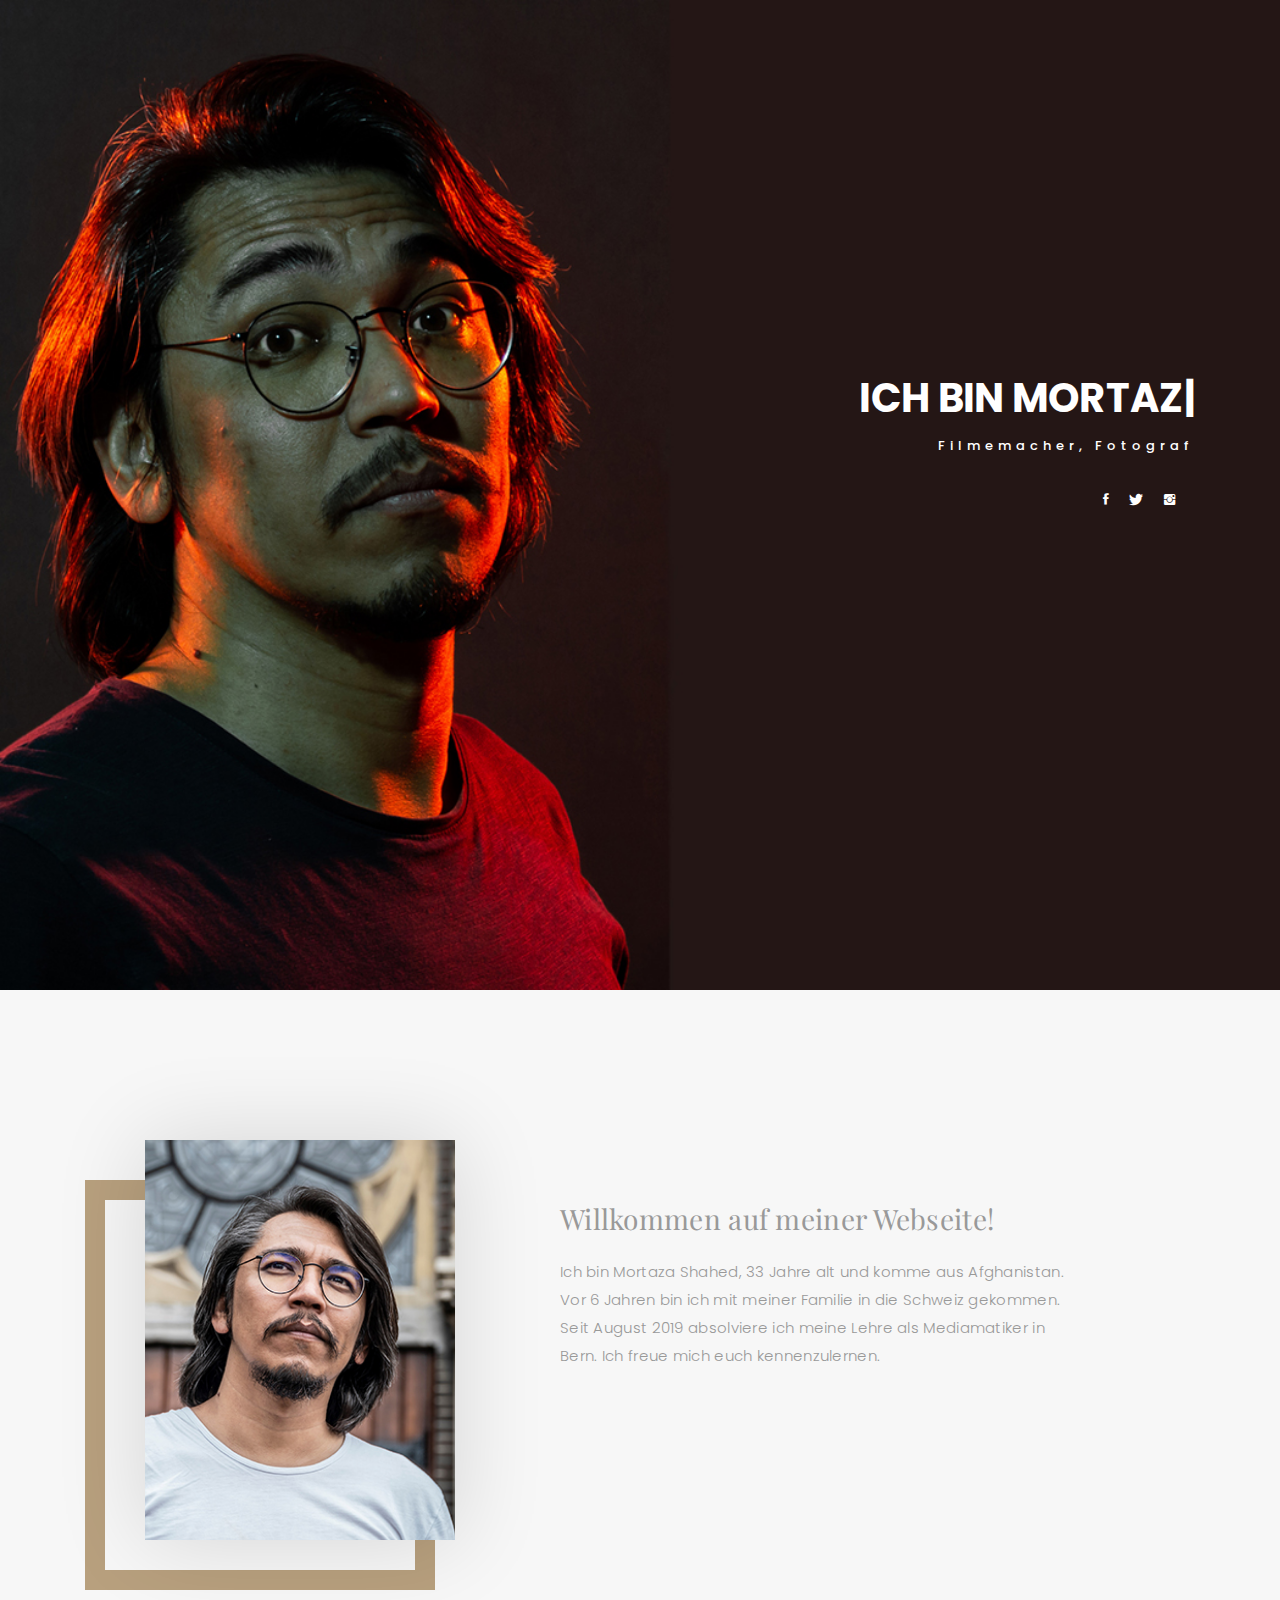
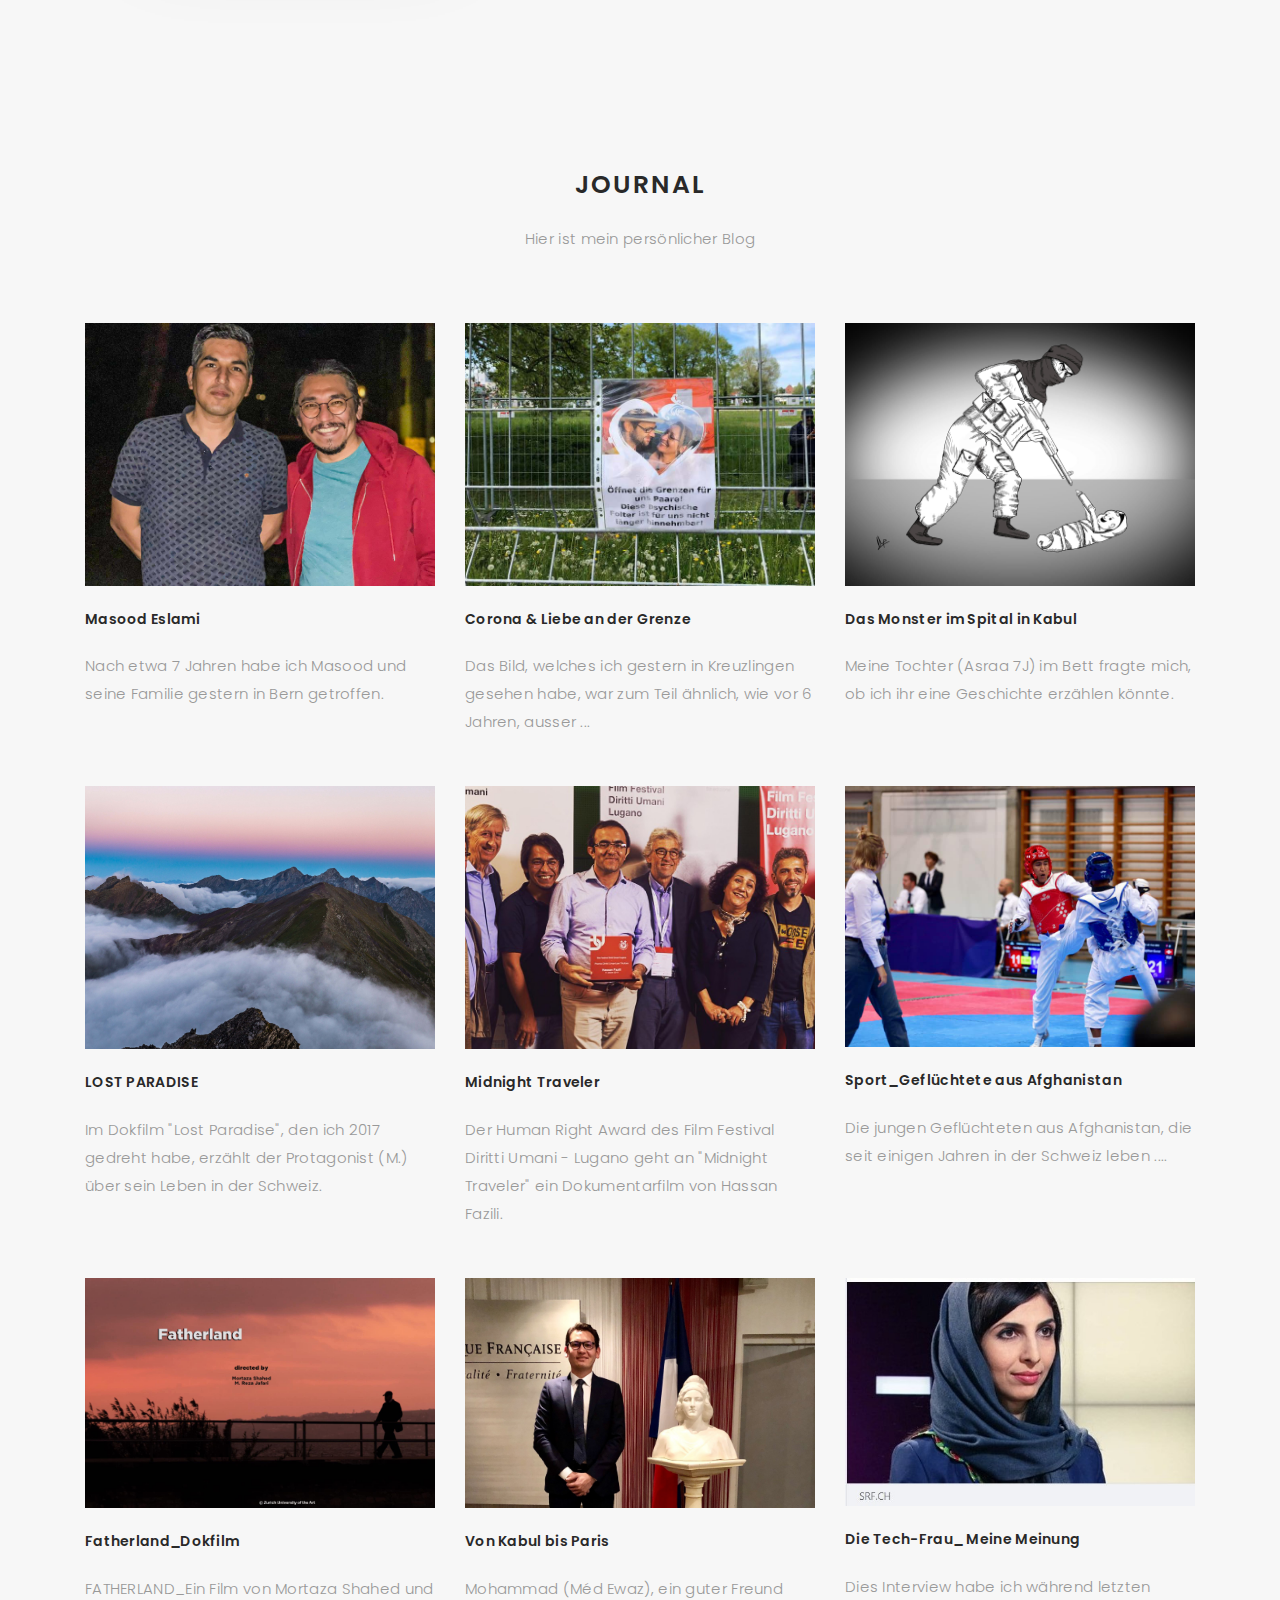
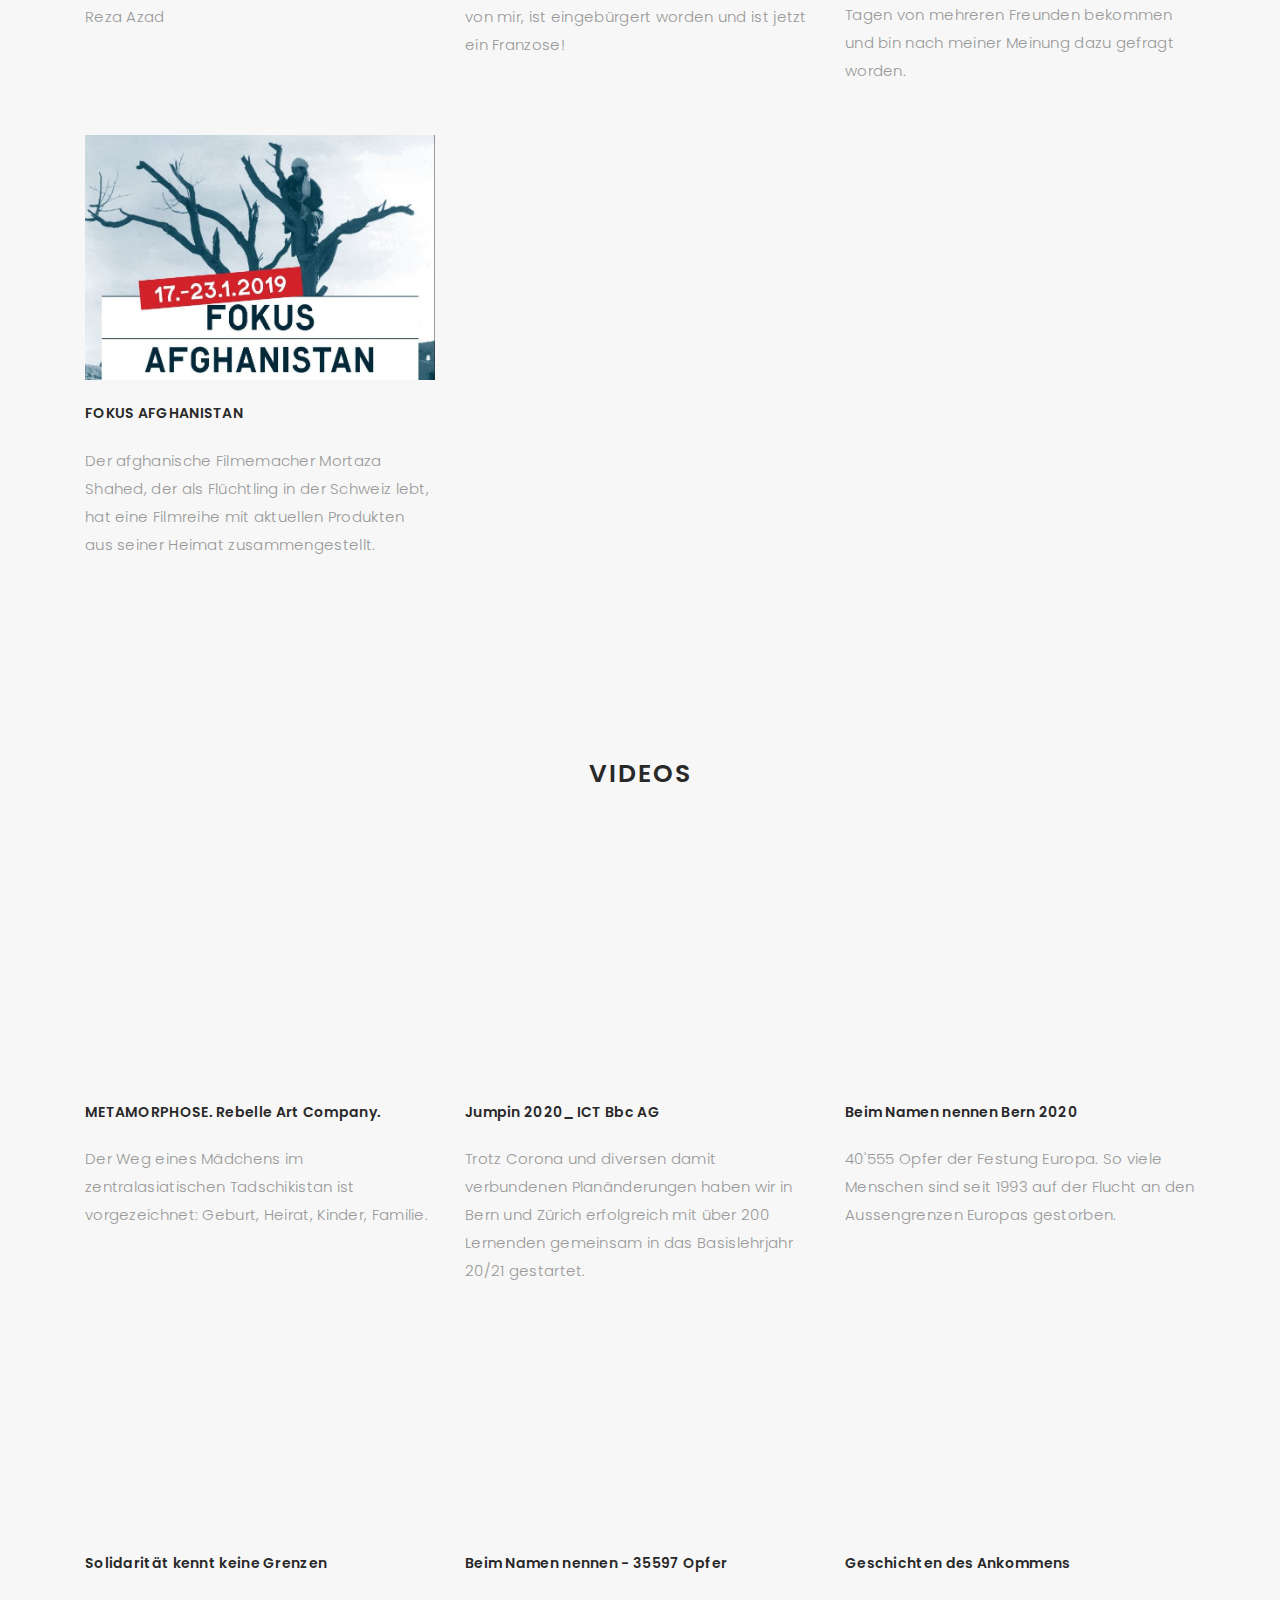
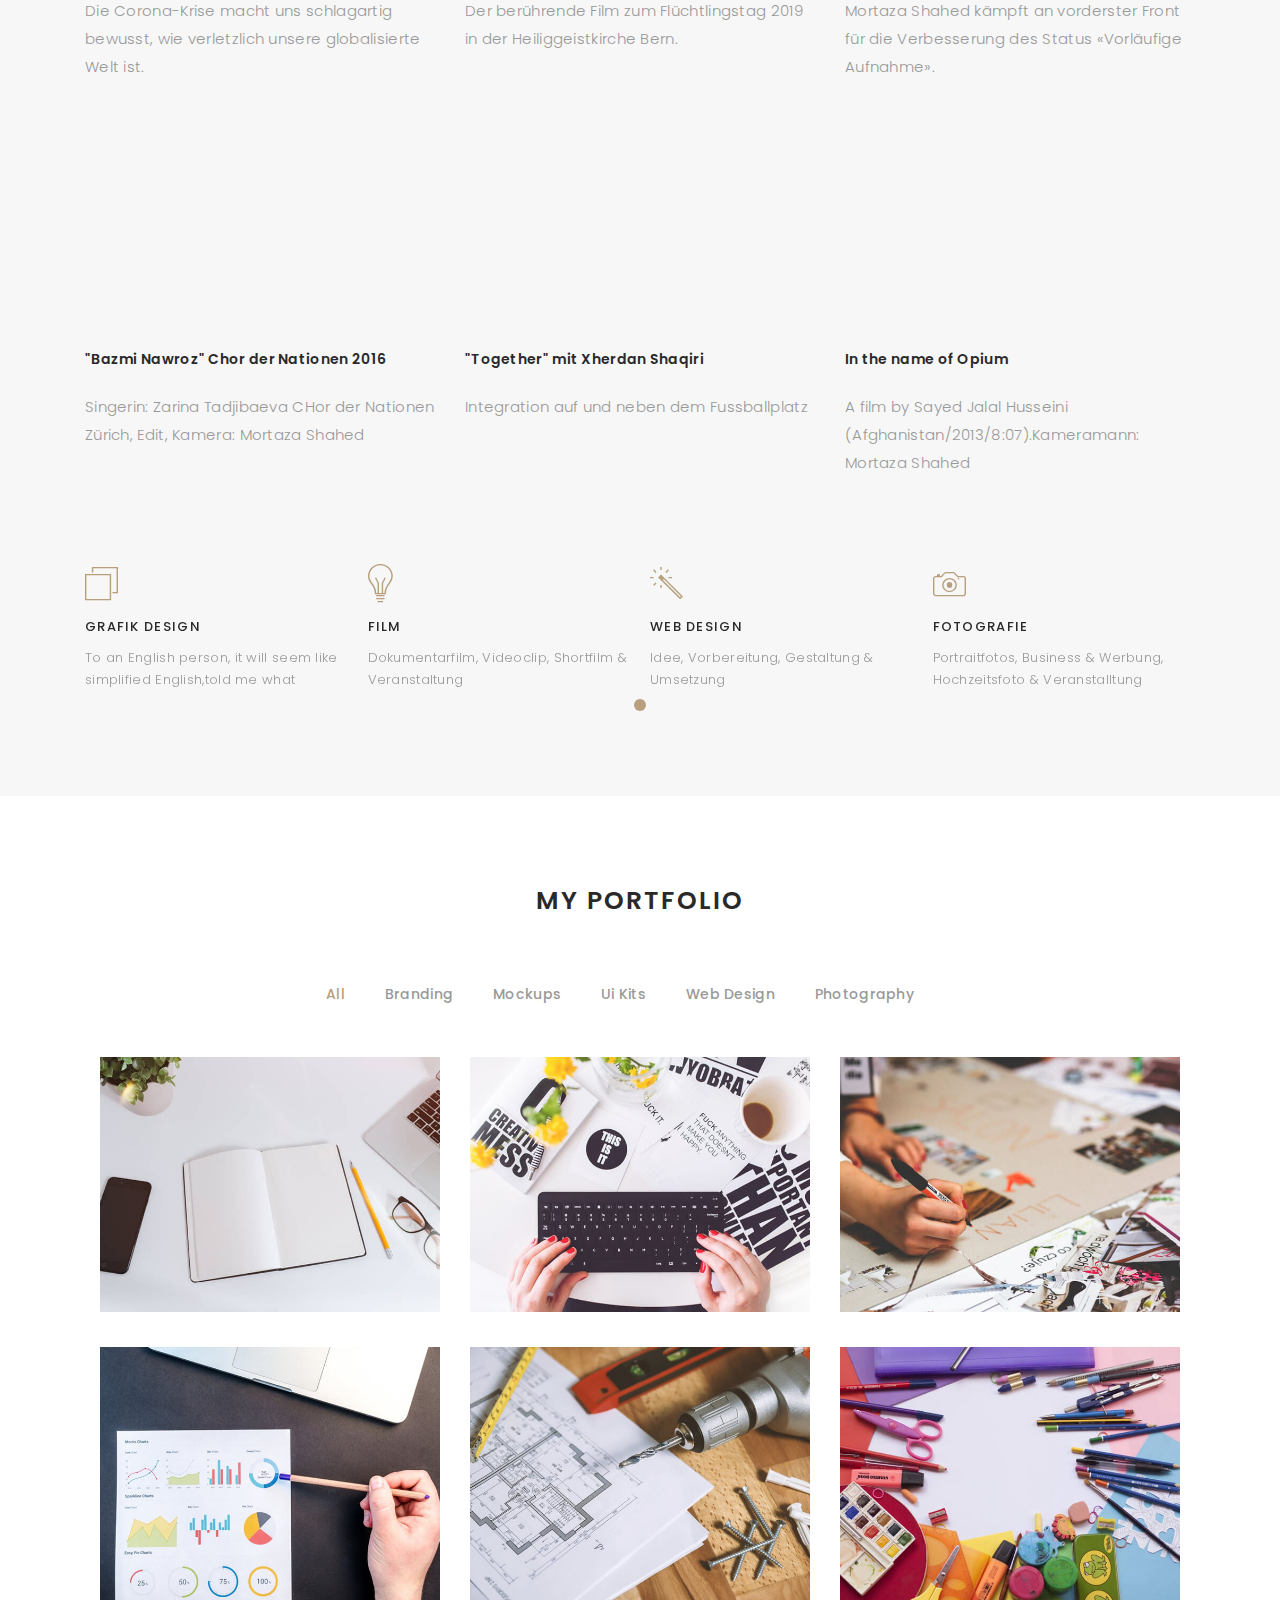
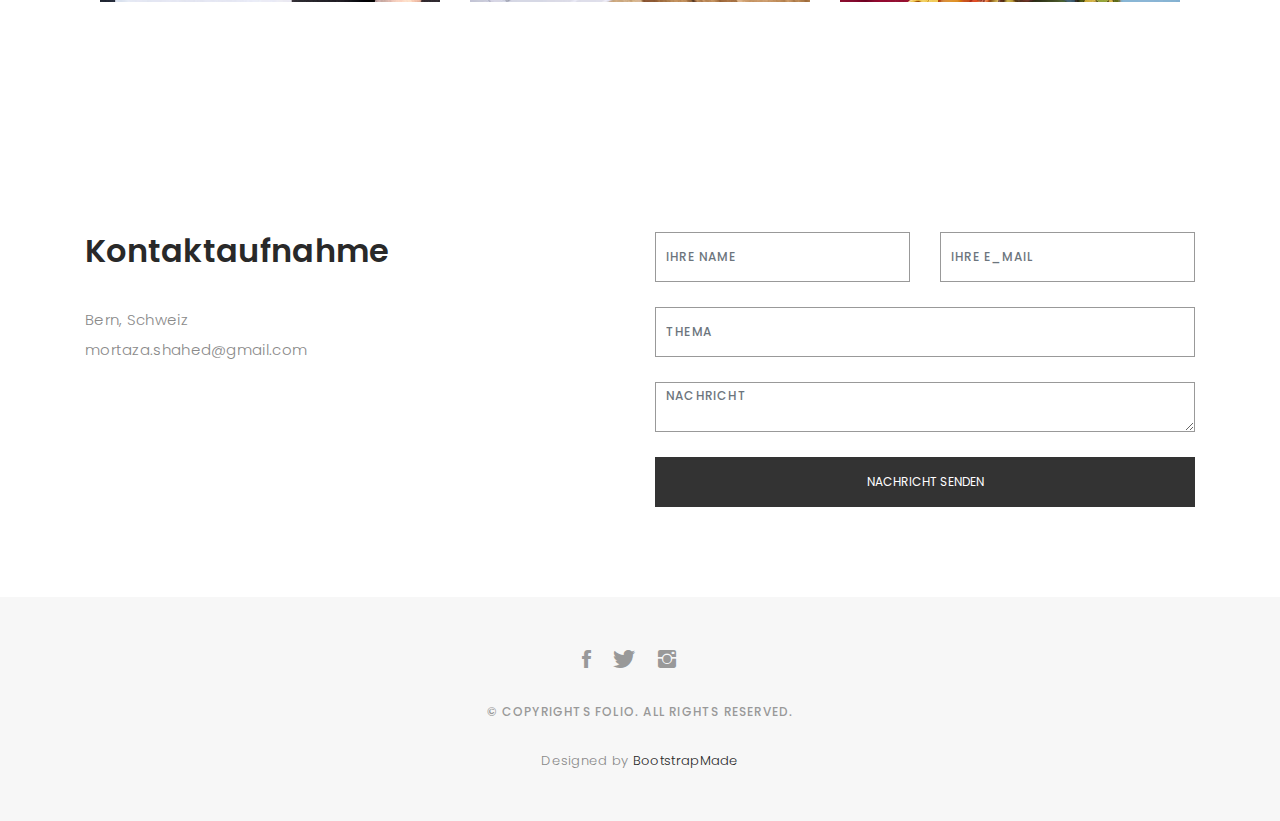
<file: index.html>
<!DOCTYPE html>
<html lang="en">

<head>
  <!-- meta -->
  <meta charset="utf-8">
  <meta content="width=device-width, initial-scale=1.0" name="viewport">

  <title>Mortaza Shahed</title>
  <meta content="" name="keywords">
  <meta content="" name="description">

  <!-- Google Fonts -->
  <link href="https://fonts.googleapis.com/css?family=Poppins:300,300i,400,400i,500,500i,600,600i,700,700i|Playfair+Display:400,400i,700,700i,900,900i" rel="stylesheet">

  <!-- Bootstrap CSS File -->
  <link href="lib/bootstrap/css/bootstrap.min.css" rel="stylesheet">

  <!-- Libraries CSS Files -->
  <link href="lib/ionicons/css/ionicons.min.css" rel="stylesheet">
  <link href="lib/owlcarousel/assets/owl.carousel.min.css" rel="stylesheet">
  <link href="lib/magnific-popup/magnific-popup.css" rel="stylesheet">
  <link href="lib/hover/hover.min.css" rel="stylesheet">
  

  <!-- Main Stylesheet File -->
  <link href="css/style.css" rel="stylesheet">

  <!-- Responsive css -->
  <link href="css/responsive.css" rel="stylesheet">

  <!-- Favicon -->
  <link rel="shortcut icon" href="images/favicon.png">

  <!-- =======================================================
    Theme Name: Folio
    Theme URL: https://bootstrapmade.com/folio-bootstrap-portfolio-template/
    Author: BootstrapMade.com
    Author URL: https://bootstrapmade.com
  ======================================================= -->
</head>

<body>

  <!-- start section navbar -->
  <nav id="main-nav">
    <div class="row">
      <div class="container">

        <div class="logo">
          <a href="index.html"><img src="images/Logo/sm.png" alt="logo"></a>
        </div>

        <div class="responsive"><i data-icon="m" class="ion-navicon-round"></i></div>

        <ul class="nav-menu list-unstyled">
          <li><a href="#header" class="smoothScroll">Home</a></li>
          <li><a href="#about" class="smoothScroll">Über mich</a></li>
          <li><a href="#portfolio" class="smoothScroll">Portfolio</a></li>
          <li><a href="#journal" class="smoothScroll">Blog</a></li>
          <li><a href="#video" class="smoothScroll">ٰVideo</a></li>
          <li><a href="#contact" class="smoothScroll">Kontakt</a></li>
        </ul>

      </div>
    </div>
  </nav>
  <!-- End section navbar -->


  <!-- start section header -->
  <div id="header" class="home">

    <div class="container">
      <div class="header-content">
        <h1>Ich bin <span class="typed"></span></h1>
        <p>Filmemacher, Fotograf</p>

        <ul class="list-unstyled list-social">
          <li><a href="https://www.facebook.com/mortaza.shahed"><i class="ion-social-facebook"></i></a></li>
          <li><a href="https://twitter.com/shahed1018"><i class="ion-social-twitter"></i></a></li>
          <li><a href="https://www.instagram.com/mortaza.shahed/"><i class="ion-social-instagram"></i></a></li>
          
        </ul>
      </div>
    </div>
  </div>
  <!-- End section header -->


  <!-- start section about us -->
  <div id="about" class="paddsection">
    <div class="container">
      <div class="row justify-content-between">

        <div class="col-lg-4 ">
          <div class="div-img-bg">
            <div class="about-img">
              <img src="images/Mori3_1.jpg" class="img-responsive" alt="me">
            </div>
          </div>
        </div>

        <div class="col-lg-7">
          <div class="about-descr">

            <p class="p-heading">Willkommen auf meiner Webseite! </p>
            <p class="separator">Ich bin Mortaza Shahed, 33 Jahre alt und komme aus Afghanistan. Vor 6 Jahren bin ich mit meiner Familie in die Schweiz gekommen. Seit August 2019 absolviere ich meine Lehre als Mediamatiker in Bern. Ich freue mich euch kennenzulernen.</p>

          </div>

        </div>
      </div>
    </div>
  </div>
  <!-- end section about us -->

   <!-- start section journal -->
   <div id="journal" class="text-left paddsection">

    <div class="container">
      <div class="section-title text-center">
        <h2>journal</h2>
        <p>Hier ist mein persönlicher Blog</p>
      </div>
    </div>

    <div class="container">
      <div class="journal-block">
        <div class="row">

          <div class="col-lg-4 col-md-6">
            <div class="journal-info">

              <a href="masoodeslami.html"><img src="images/masood.jpg" class="img-responsive" alt="img"></a>

              <div class="journal-txt">

                <h4><a href="masoodeslami.html">Masood Eslami</a></h4>
                <p class="separator">Nach etwa 7 Jahren habe ich Masood und seine Familie gestern in Bern getroffen.</p>

              </div>

            </div>
          </div>

          <div class="col-lg-4 col-md-6">
            <div class="journal-info">

              <a href="grenze.html"><img src="images/liebegrenze.jpg" class="img-responsive" alt="img"></a>

              <div class="journal-txt">

                <h4><a href="grenze.html">Corona & Liebe an der Grenze</a></h4>
                <p class="separator">Das Bild, welches ich gestern in Kreuzlingen gesehen habe, war zum Teil ähnlich, wie vor 6 Jahren, ausser ...
                </p>

              </div>

            </div>
          </div>

          <div class="col-lg-4 col-md-6">
            <div class="journal-info">

              <a href="monster.html"><img src="images/babyattack.jpg" class="img-responsive" alt="img"></a>

              <div class="journal-txt">

                <h4><a href="#monster.html">Das Monster im Spital in Kabul</a></h4>
                <p class="separator">Meine Tochter (Asraa 7J) im Bett fragte mich, ob ich ihr eine Geschichte erzählen könnte. 
                </p>

              </div>

            </div>
          </div>

          <div class="col-lg-4 col-md-6">
            <div class="journal-info">

              <a href="lostparadise.html"><img src="images/paradise1.jpg" class="img-responsive" alt="img"></a>

              <div class="journal-txt">

                <h4><a href="lostparadise.html">LOST PARADISE</a></h4>
                <p class="separator">Im Dokfilm "Lost Paradise", den ich 2017 gedreht habe, erzählt der Protagonist (M.) über sein Leben in der Schweiz.
                </p>

              </div>

            </div>
          </div>

          <div class="col-lg-4 col-md-6">
            <div class="journal-info">

              <a href="hasanfazili.html"><img src="images/fazeli1.jpg" class="img-responsive" alt="img"></a>

              <div class="journal-txt">

                <h4><a href="hasanfazili.html">Midnight Traveler</a></h4>
                <p class="separator">Der Human Right Award des Film Festival Diritti Umani - Lugano geht an "Midnight Traveler" ein Dokumentarfilm von Hassan Fazili. 
                </p>

              </div>

            </div>
          </div>

          <div class="col-lg-4 col-md-6">
            <div class="journal-info">

              <a href="taekwondo.html"><img src="images/taekwondo1.jpg" class="img-responsive" alt="img"></a>

              <div class="journal-txt">

                <h4><a href="taekwondo.html">Sport_Geflüchtete aus Afghanistan</a></h4>
                <p class="separator">Die jungen Geflüchteten aus Afghanistan, die seit einigen Jahren in der Schweiz leben .... 
                </p>

              </div>

            </div>
          </div>

          <div class="col-lg-4 col-md-6">
            <div class="journal-info">

              <a href="fatherland.html"><img src="images/fatherland.jpg" class="img-responsive" alt="img"></a>

              <div class="journal-txt">

                <h4><a href="taekwondo.html">Fatherland_Dokfilm</a></h4>
                <p class="separator">FATHERLAND_Ein Film von Mortaza Shahed und Reza Azad 
                </p>

              </div>

            </div>
          </div>

          <div class="col-lg-4 col-md-6">
            <div class="journal-info">

              <a href="medfr.html"><img src="images/med_fr1.jpg" class="img-responsive" alt="img"></a>

              <div class="journal-txt">

                <h4><a href="medfr.html">Von Kabul bis Paris</a></h4>
                <p class="separator">Mohammad (Méd Ewaz), ein guter Freund von mir, ist eingebürgert worden und ist jetzt ein Franzose! 
                </p>

              </div>

            </div>
          </div>

          <div class="col-lg-4 col-md-6">
            <div class="journal-info">

              <a href="srfnews.html"><img src="images/srfnews.jpg" class="img-responsive" alt="img"></a>

              <div class="journal-txt">

                <h4><a href="srfnews.html">Die Tech-Frau_ Meine Meinung</a></h4>
                <p class="separator">Dies Interview habe ich während letzten Tagen von mehreren Freunden bekommen und bin nach meiner Meinung dazu gefragt worden.  
                </p>

              </div>

            </div>
          </div>

          <div class="col-lg-4 col-md-6">
            <div class="journal-info">

              <a href="fokusafg.html"><img src="images/fokusafg1.jpg" class="img-responsive" alt="img"></a>

              <div class="journal-txt">

                <h4><a href="fokusafg.html">FOKUS AFGHANISTAN</a></h4>
                <p class="separator">Der afghanische Filmemacher Mortaza Shahed, der als Flüchtling in der Schweiz lebt, hat eine Filmreihe mit aktuellen Produkten aus seiner Heimat zusammengestellt.  
                </p>

              </div>

            </div>
          </div>

          

        </div>
      </div>
    </div>

  </div>
  <!-- End section journal -->

<!-- start section video -->
<div id="journal" class="text-left paddsection">

  <div class="container">
    <div class="section-title text-center" id="video">
      <h2>Videos</h2>
      <p></p>
    </div>
  </div>

  <div class="container">
    <div class="journal-block">
      <div class="row">

        <div class="col-lg-4 col-md-6">
          <div class="video-info">
            <iframe width="400" height="240" src="https://www.youtube.com/embed/tSbMSLjx5KI" title="YouTube video player" frameborder="0" allow="accelerometer; autoplay; clipboard-write; encrypted-media; gyroscope; picture-in-picture" allowfullscreen></iframe>
            <div class="video-txt">
              <h4><a href="https://youtu.be/tSbMSLjx5KI">METAMORPHOSE. Rebelle Art Company.</a></h4>
              <p class="separator">Der Weg eines Mädchens im zentralasiatischen Tadschikistan ist vorgezeichnet: Geburt, Heirat, Kinder, Familie. </p>
            </div>
          </div>
        </div>

        <div class="col-lg-4 col-md-6">
          <div class="video-info">
            <iframe width="400" height="240" src="https://www.youtube.com/embed/R-NpRuz_AJ8" title="YouTube video player" frameborder="0" allow="accelerometer; autoplay; clipboard-write; encrypted-media; gyroscope; picture-in-picture" allowfullscreen></iframe>

            <div class="video-txt">

              <h4><a href="taekwondo.html">Jumpin 2020_ ICT Bbc AG</a></h4>
              <p class="separator">Trotz Corona und diversen damit verbundenen Planänderungen haben wir in Bern und Zürich erfolgreich mit über 200 Lernenden gemeinsam in das Basislehrjahr 20/21 gestartet.

            </div>

          </div>
        </div>
        
        
        <div class="col-lg-4 col-md-6">
          <div class="video-info">
            <iframe height="240" width="400" src="https://www.youtube.com/embed/2fTSnYSfkxE" title="YouTube video player" frameborder="0" allow="accelerometer; autoplay; clipboard-write; encrypted-media; gyroscope; picture-in-picture" allowfullscreen></iframe>
            <div class="video-txt">
              <h4><a href="https://youtu.be/2fTSnYSfkxE">Beim Namen nennen Bern 2020</a></h4>
              <p class="separator">40'555 Opfer der Festung Europa. So viele Menschen sind seit 1993 auf der Flucht an den Aussengrenzen Europas gestorben.</p>
            </div>
          </div>
        </div>

        <div class="col-lg-4 col-md-6">
          <div class="video-info">
            <iframe height="240" width="400" src="https://www.youtube.com/embed/69D0vy3Jwq0" title="YouTube video player" frameborder="0" allow="accelerometer; autoplay; clipboard-write; encrypted-media; gyroscope; picture-in-picture" allowfullscreen></iframe>
            <div class="video-txt">
              <h4><a href="grenze.html">Solidarität kennt keine Grenzen</a></h4>
              <p class="separator">Die Corona-Krise macht uns schlagartig bewusst, wie verletzlich unsere globalisierte Welt ist.
              </p>
            </div>
          </div>
        </div>

        <div class="col-lg-4 col-md-6">
          <div class="video-info">
            <iframe height="240" width="400" src="https://www.youtube.com/embed/ixC83_4jOg4" title="YouTube video player" frameborder="0" allow="accelerometer; autoplay; clipboard-write; encrypted-media; gyroscope; picture-in-picture" allowfullscreen></iframe>
            <div class="video-txt">
              <h4><a href="#monster.html">Beim Namen nennen - 35597 Opfer </a></h4>
              <p class="separator">Der berührende Film zum Flüchtlingstag 2019 in der Heiliggeistkirche Bern. 
              </p>

            </div>

          </div>
        </div>

        <div class="col-lg-4 col-md-6">
          <div class="video-info">
            <iframe height="240" width="400" src="https://www.facebook.com/plugins/video.php?height=314&href=https%3A%2F%2Fwww.facebook.com%2Ffluechtlingshilfe%2Fvideos%2F10155192643042030%2F&show_text=false&width=560" width="560" height="314" style="border:none;overflow:hidden" scrolling="no" frameborder="0" allowfullscreen="true" allow="autoplay; clipboard-write; encrypted-media; picture-in-picture; web-share" allowFullScreen="true"></iframe>
            <div class="video-txt">
              <h4><a href="lostparadise.html">Geschichten des Ankommens</a></h4>
              <p class="separator">Mortaza Shahed kämpft an vorderster Front für die Verbesserung des Status «Vorläufige Aufnahme».
              </p>
            </div>

          </div>
        </div>

        <div class="col-lg-4 col-md-6">
          <div class="video-info">

            <iframe width="400" height="240" src="https://www.youtube.com/embed/88s5Hoem_iE" title="YouTube video player" frameborder="0" allow="accelerometer; autoplay; clipboard-write; encrypted-media; gyroscope; picture-in-picture" allowfullscreen></iframe>
            <div class="video-txt">
              <h4><a href="hasanfazili.html">"Bazmi Nawroz" Chor der Nationen 2016</a></h4>
              <p class="separator"> Singerin: Zarina Tadjibaeva CHor der Nationen Zürich, Edit, Kamera: Mortaza Shahed
              </p>
            </div>

          </div>
        </div>

        

        <div class="col-lg-4 col-md-6">
          <div class="video-info">

            <iframe width="400" height="240" src="https://www.youtube.com/embed/nSFA67HmtI4" title="YouTube video player" frameborder="0" allow="accelerometer; autoplay; clipboard-write; encrypted-media; gyroscope; picture-in-picture" allowfullscreen></iframe>
            <div class="video-txt">

              <h4><a href="https://youtu.be/nSFA67HmtI4" target="_blank">"Together" mit Xherdan Shaqiri</a></h4>
              <p class="separator">Integration auf und neben dem Fussballplatz 
              </p>

            </div>

          </div>
        </div>

        <div class="col-lg-4 col-md-6">
          <div class="video-info">

            <iframe width="400" height="240" src="https://www.youtube.com/embed/3ahy9SLEZQ4" title="YouTube video player" frameborder="0" allow="accelerometer; autoplay; clipboard-write; encrypted-media; gyroscope; picture-in-picture" allowfullscreen></iframe>
            <div class="video-txt">

              <h4><a href="https://youtu.be/3ahy9SLEZQ4" target="_blank">In the name of Opium</a></h4>
              <p class="separator">A film by Sayed Jalal Husseini (Afghanistan/2013/8:07).Kameramann: Mortaza Shahed 
              </p>

            </div>

          </div>
        </div>

        
    

        

      </div>
    </div>
  </div>

</div>
<!-- End section Video -->


  <!-- start section services -->
  <div id="services">
    <div class="container">

        <div class="services-carousel owl-theme">

          <div class="services-block">

            <i class="ion-ios-browsers-outline"></i>
            <span>Grafik Design</span>
            <p class="separator">To an English person, it will seem like simplified English,told me what </p>

          </div>

          <div class="services-block">

            <i class="ion-ios-lightbulb-outline"></i>
            <span>Film</span>
            <p class="separator">Dokumentarfilm, Videoclip, Shortfilm & Veranstaltung</p>

          </div>

          <div class="services-block">

            <i class="ion-ios-color-wand-outline"></i>
            <span>WEB DESIGN</span>
            <p class="separator">Idee, Vorbereitung, Gestaltung & Umsetzung </p>

          </div>


          <div class="services-block">

            <i class="ion-ios-camera-outline"></i>
            <span>Fotografie</span>
            <p class="separator">Portraitfotos, Business & Werbung, Hochzeitsfoto & Veranstalltung </p>

          </div>

        </div>

    </div>

  </div>
  <!-- end section services -->

 


  <!-- start section portfolio -->
  <div id="portfolio" class="text-center paddsection">

    <div class="container">
      <div class="section-title text-center">
        <h2>My Portfolio</h2>
      </div>
    </div>

    <div class="container">
      <div class="row">
        <div class="col-md-12">

          <div class="portfolio-list">

            <ul class="nav list-unstyled" id="portfolio-flters">
              <li class="filter filter-active" data-filter=".all">all</li>
              <li class="filter" data-filter=".branding">branding</li>
              <li class="filter" data-filter=".mockups">mockups</li>
              <li class="filter" data-filter=".uikits">ui kits</li>
              <li class="filter" data-filter=".webdesign">web design</li>
              <li class="filter" data-filter=".photography">photography</li>
            </ul>

          </div>

          <div class="portfolio-container">

            <div class="col-lg-4 col-md-6 portfolio-thumbnail all branding uikits webdesign">
              <a class="popup-img" href="images/portfolio/1.jpg">
                <img src="images/portfolio/1.jpg" alt="img">
              </a>
            </div>

            <div class="col-lg-4 col-md-6 portfolio-thumbnail all mockups uikits photography">
              <a class="popup-img" href="images/portfolio/2.jpg">
                <img src="images/portfolio/2.jpg"  alt="img">
              </a>
            </div>

            <div class="col-lg-4 col-md-6 portfolio-thumbnail all branding webdesig photographyn">
              <a class="popup-img" href="images/portfolio/3.jpg">
                <img src="images/portfolio/3.jpg" alt="img">
              </a>
            </div>

            <div class="col-lg-4 col-md-6 portfolio-thumbnail all mockups webdesign photography">
              <a class="popup-img" href="images/portfolio/4.jpg">
                <img src="images/portfolio/4.jpg" alt="img">
              </a>
            </div>

            <div class="col-lg-4 col-md-6 portfolio-thumbnail all branding uikits photography">
              <a class="popup-img" href="images/portfolio/5.jpg">
                <img src="images/portfolio/5.jpg" alt="img">
              </a>
            </div>

            <div class="col-lg-4 col-md-6 portfolio-thumbnail all mockups uikits webdesign">
              <a class="popup-img" href="images/portfolio/6.jpg">
                <img src="images/portfolio/6.jpg" alt="img">
              </a>
            </div>

          </div>
        </div>
      </div>
    </div>

  </div>
  <!-- End section portfolio -->


  

  <!-- start sectoion contact -->
  <div id="contact" class="paddsection">
    <div class="container">
      <div class="contact-block1">
        <div class="row">

          <div class="col-lg-6">
            <div class="contact-contact">

              <h2 class="mb-30">Kontaktaufnahme</h2>

              <ul class="contact-details">
                <li><span></span></li>
                <li><span>Bern, Schweiz</span></li>
            
                <li><span>mortaza.shahed@gmail.com</span></li>
              </ul>

            </div>
          </div>

          <div class="col-lg-6">
            <form action="MAILTO:mortaza.shahed@gmail.com" method="post" role="form" class="contactForm">
              <div class="row">

                <div id="sendmessage">Ihre Nachricht wurde gesendet. Danke!</div>
                <div id="errormessage"></div>

                <div class="col-lg-6">
                  <div class="form-group contact-block1">
                    <input type="text" name="name" class="form-control" id="name" placeholder="Ihre Name" data-rule="minlen:4" data-msg="Please enter at least 4 chars" />
                    <div class="validation"></div>
                  </div>
                </div>

                <div class="col-lg-6">
                  <div class="form-group">
                    <input type="email" class="form-control" name="email" id="email" placeholder="Ihre E_mail" data-rule="email" data-msg="Please enter a valid email" />
                    <div class="validation"></div>
                  </div>
                </div>

                <div class="col-lg-12">
                  <div class="form-group">
                    <input type="text" class="form-control" name="Thema" id="Thema" placeholder="Thema" data-rule="minlen:4" data-msg="Please enter at least 8 chars of subject" />
                    <div class="validation"></div>
                  </div>
                </div>

                <div class="col-lg-12">
                  <div class="form-group">
                    <textarea class="form-control" name="Nachricht" rows="12" data-rule="required" data-msg="Please write something for us" placeholder="Nachricht"></textarea>
                    <div class="validation"></div>
                  </div>
                </div>

                <div class="col-lg-12">
                  <input type="submit" class="btn btn-defeault btn-send" value="Nachricht senden">
                </div>



              </div>
            </form>
          </div>
        </div>
      </div>
    </div>
  </div>
  <!-- start sectoion contact -->


  <!-- start section footer -->
  <div id="footer" class="text-center">
    <div class="container">
      <div class="socials-media text-center">

        <ul class="list-unstyled">
          <li><a href="https://www.facebook.com/mortaza.shahed" target="_blank"><i class="ion-social-facebook" _blank></i></a></li>
          <li><a href="https://twitter.com/shahed1018" target="_blank"><i class="ion-social-twitter"></i></a></li>
          <li><a href="https://www.instagram.com/mortaza.shahed/" target="_blank" ><i class="ion-social-instagram"></i></a></li>
          <li><a href="#"><i class="www.linkedin.com/in/mortazashahed"></i></a></li>
        </ul>

      </div>

      <p>&copy; Copyrights Folio. All rights reserved.</p>

      <div class="credits">
        <!--
          All the links in the footer should remain intact.
          You can delete the links only if you purchased the pro version.
          Licensing information: https://bootstrapmade.com/license/
          Purchase the pro version with working PHP/AJAX contact form: https://bootstrapmade.com/buy/?theme=Folio
        -->
        Designed by <a href="https://bootstrapmade.com/">BootstrapMade</a>
      </div>

    </div>
  </div>
  <!-- End section footer -->

  <!-- JavaScript Libraries -->
  <script src="lib/jquery/jquery.min.js"></script>
  <script src="lib/jquery/jquery-migrate.min.js"></script>
  <script src="lib/bootstrap/js/bootstrap.bundle.min.js"></script>
  <script src="lib/typed/typed.js"></script>
  <script src="lib/owlcarousel/owl.carousel.min.js"></script>
  <script src="lib/magnific-popup/magnific-popup.min.js"></script>
  <script src="lib/isotope/isotope.pkgd.min.js"></script>

  <!-- Contact Form JavaScript File -->
  <script src="contactform/contactform.js"></script>

  <!-- Template Main Javascript File -->
  <script src="js/main.js"></script>

</body>

</html>
</file>
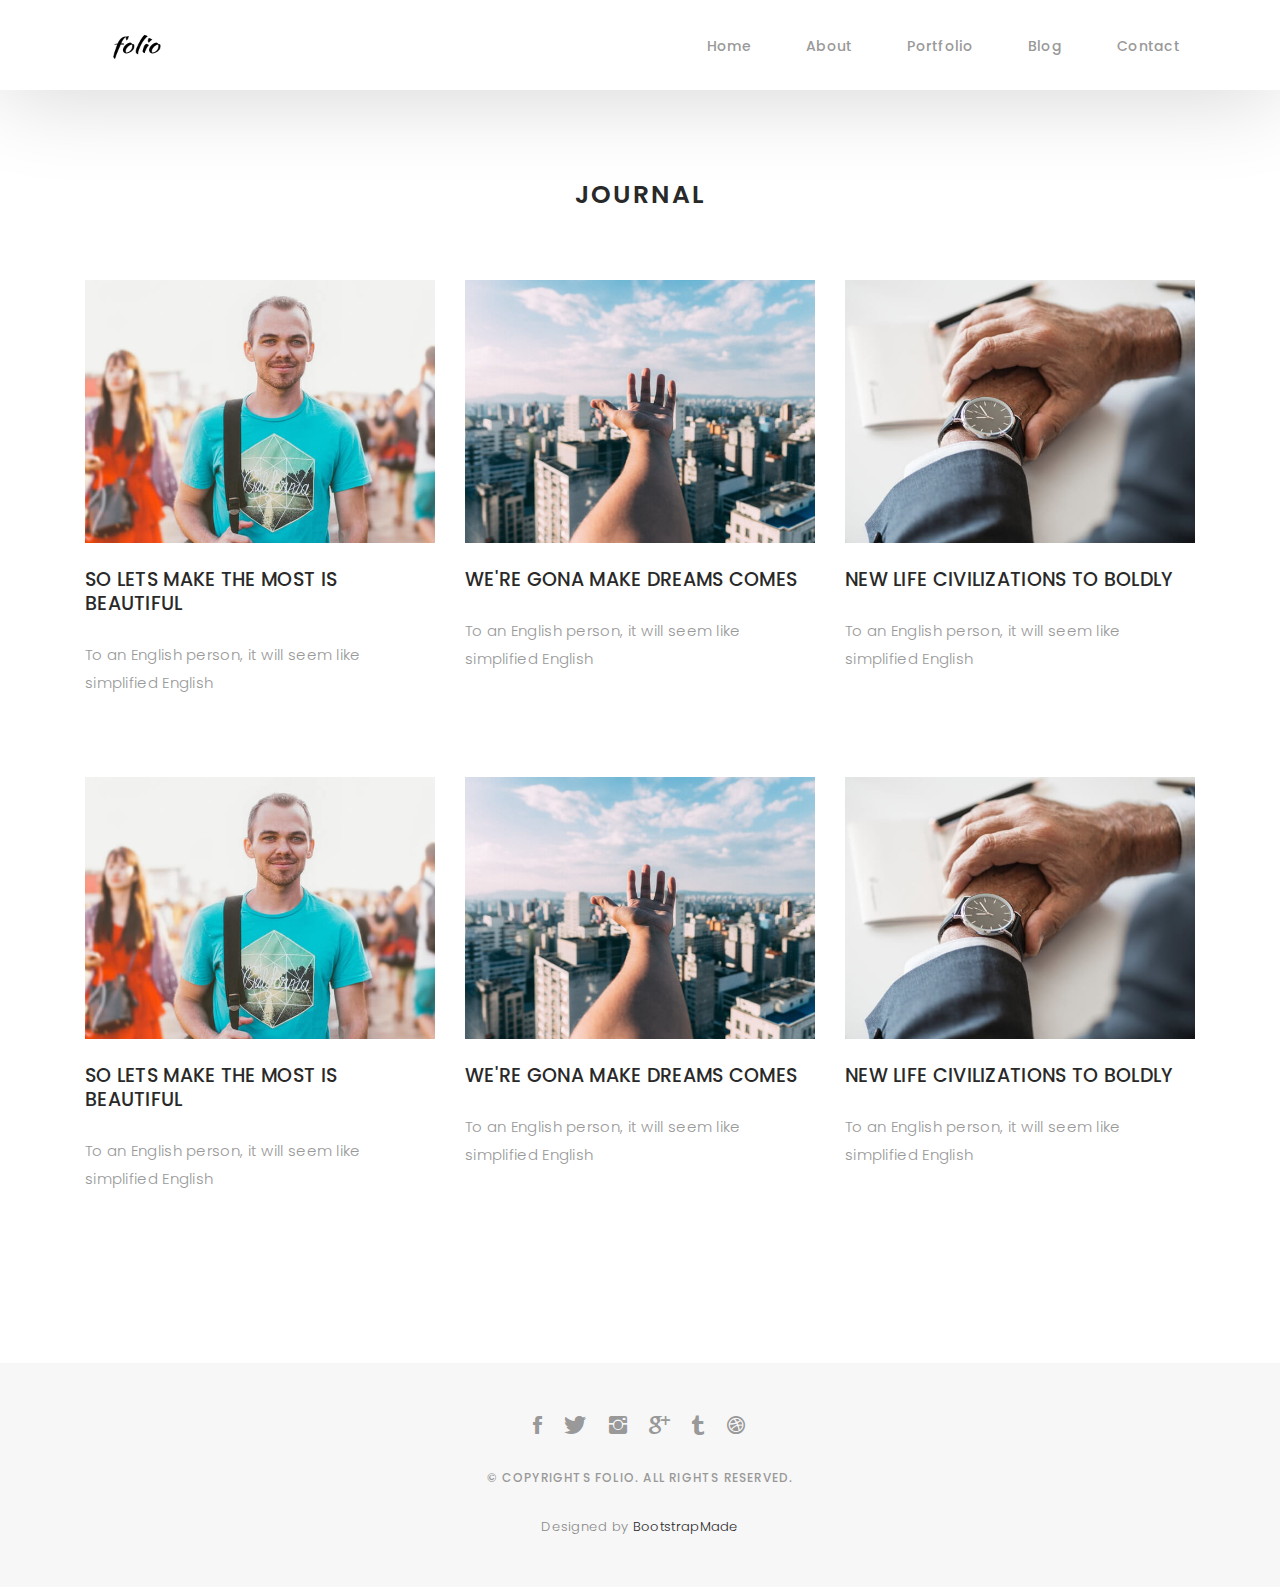
<file: blog-grid.html>
<!DOCTYPE html>
<html lang="en">

<head>
  <!-- meta -->
  <meta charset="utf-8">
  <meta content="width=device-width, initial-scale=1.0" name="viewport">

  <title>Folio - Blog Grid</title>
  <meta content="" name="keywords">
  <meta content="" name="description">

  <!-- Google Fonts -->
  <link href="https://fonts.googleapis.com/css?family=Poppins:300,300i,400,400i,500,500i,600,600i,700,700i|Playfair+Display:400,400i,700,700i,900,900i" rel="stylesheet">

  <!-- Bootstrap CSS File -->
  <link href="lib/bootstrap/css/bootstrap.min.css" rel="stylesheet">

  <!-- Libraries CSS Files -->
  <link href="lib/ionicons/css/ionicons.min.css" rel="stylesheet">
  <link href="lib/owlcarousel/assets/owl.carousel.min.css" rel="stylesheet">
  <link href="lib/magnific-popup/magnific-popup.css" rel="stylesheet">
  <link href="lib/hover/hover.min.css" rel="stylesheet">

  <!-- Blog Stylesheet File -->
  <link href="css/blog.css" rel="stylesheet">

  <!-- Main Stylesheet File -->
  <link href="css/style.css" rel="stylesheet">

  <!-- Responsive css -->
  <link href="css/responsive.css" rel="stylesheet">

  <!-- Favicon -->
  <link rel="shortcut icon" href="images/favicon.png">

  <!-- =======================================================
    Theme Name: Folio
    Theme URL: https://bootstrapmade.com/folio-bootstrap-portfolio-template/
    Author: BootstrapMade.com
    Author URL: https://bootstrapmade.com
  ======================================================= -->
</head>

<body>

  <!-- start section navbar -->
  <nav id="main-nav-subpage" class="subpage-nav">
    <div class="row">
      <div class="container">

        <div class="logo">
          <a href="index.html"><img src="images/logo.png" alt="logo"></a>
        </div>

        <div class="responsive"><i data-icon="m" class="ion-navicon-round"></i></div>

        <ul class="nav-menu list-unstyled">
          <li><a href="#homee" class="smoothScroll">Home</a></li>
          <li><a href="#about" class="smoothScroll">About</a></li>
          <li><a href="#portfolio" class="smoothScroll">Portfolio</a></li>
          <li><a href="#blog" class="smoothScroll">Blog</a></li>
          <li><a href="#contact" class="smoothScroll">Contact</a></li>
        </ul>

      </div>
    </div>
  </nav>
  <!-- End section navbar -->

  <!-- start section journal -->
  <div id="journal-blog" class="text-left  paddsections">

    <div class="container">
      <div class="section-title text-center">
        <h2>journal</h2>
      </div>
    </div>

    <div class="container">
      <div class="journal-block">
        <div class="row">

          <div class="col-lg-4 col-md-6">
            <div class="journal-info mb-30">

              <a href="blog-single.html"><img src="images/blog-post-1.jpg" class="img-responsive" alt="img"></a>

              <div class="journal-txt">

                <h4><a href="blog-single.html">SO LETS MAKE THE MOST IS BEAUTIFUL</a></h4>
                <p class="separator">To an English person, it will seem like simplified English
                </p>

              </div>

            </div>
          </div>

          <div class="col-lg-4 col-md-6">
            <div class="journal-info mb-30">

              <a href="blog-single.html"><img src="images/blog-post-2.jpg" class="img-responsive" alt="img"></a>

              <div class="journal-txt">

                <h4><a href="blog-single.html">WE'RE GONA MAKE DREAMS COMES</a></h4>
                <p class="separator">To an English person, it will seem like simplified English
                </p>

              </div>

            </div>
          </div>

          <div class="col-lg-4 col-md-6">
            <div class="journal-info mb-30">

              <a href="blog-single.html"><img src="images/blog-post-3.jpg" class="img-responsive" alt="img"></a>

              <div class="journal-txt">

                <h4><a href="blog-single.html">NEW LIFE CIVILIZATIONS TO BOLDLY</a></h4>
                <p class="separator">To an English person, it will seem like simplified English
                </p>

              </div>

            </div>
          </div>

          <div class="col-lg-4 col-md-6">
            <div class="journal-info mb-30">

              <a href="blog-single.html"><img src="images/blog-post-1.jpg" class="img-responsive" alt="img"></a>

              <div class="journal-txt">

                <h4><a href="blog-single.html">SO LETS MAKE THE MOST IS BEAUTIFUL</a></h4>
                <p class="separator">To an English person, it will seem like simplified English
                </p>

              </div>

            </div>
          </div>

          <div class="col-lg-4 col-md-6">
            <div class="journal-info mb-30">

              <a href="blog-single.html"><img src="images/blog-post-2.jpg" class="img-responsive" alt="img"></a>

              <div class="journal-txt">

                <h4><a href="blog-single.html">WE'RE GONA MAKE DREAMS COMES</a></h4>
                <p class="separator">To an English person, it will seem like simplified English
                </p>

              </div>

            </div>
          </div>

          <div class="col-lg-4 col-md-6">
            <div class="journal-info mb-30">

              <a href="blog-single.html"><img src="images/blog-post-3.jpg" class="img-responsive" alt="img"></a>

              <div class="journal-txt">

                <h4><a href="blog-single.html">NEW LIFE CIVILIZATIONS TO BOLDLY</a></h4>
                <p class="separator">To an English person, it will seem like simplified English
                </p>

              </div>

            </div>
          </div>

        </div>
      </div>
    </div>
  </div>
  <!-- End section journal -->


  <!-- start section footer -->
  <div id="footer" class="text-center">
    <div class="container">
      <div class="socials-media text-center">

        <ul class="list-unstyled">
          <li><a href="#"><i class="ion-social-facebook"></i></a></li>
          <li><a href="#"><i class="ion-social-twitter"></i></a></li>
          <li><a href="#"><i class="ion-social-instagram"></i></a></li>
          <li><a href="#"><i class="ion-social-googleplus"></i></a></li>
          <li><a href="#"><i class="ion-social-tumblr"></i></a></li>
          <li><a href="#"><i class="ion-social-dribbble"></i></a></li>
        </ul>

      </div>

      <p>&copy; Copyrights Folio. All rights reserved.</p>

      <div class="credits">
        <!--
          All the links in the footer should remain intact.
          You can delete the links only if you purchased the pro version.
          Licensing information: https://bootstrapmade.com/license/
          Purchase the pro version with working PHP/AJAX contact form: https://bootstrapmade.com/buy/?theme=Folio
        -->
        Designed by <a href="https://bootstrapmade.com/">BootstrapMade</a>
      </div>

    </div>
  </div>
  <!-- End section footer -->

  <!-- JavaScript Libraries -->
  <script src="lib/jquery/jquery.min.js"></script>
  <script src="lib/jquery/jquery-migrate.min.js"></script>
  <script src="lib/bootstrap/js/bootstrap.bundle.min.js"></script>
  <script src="lib/typed/typed.js"></script>
  <script src="lib/owlcarousel/owl.carousel.min.js"></script>
  <script src="lib/magnific-popup/magnific-popup.min.js"></script>
  <script src="lib/isotope/isotope.pkgd.min.js"></script>

  <!-- Contact Form JavaScript File -->
  <script src="contactform/contactform.js"></script>

  <!-- Template Main Javascript File -->
  <script src="js/main.js"></script>

</body>

</html>
</file>
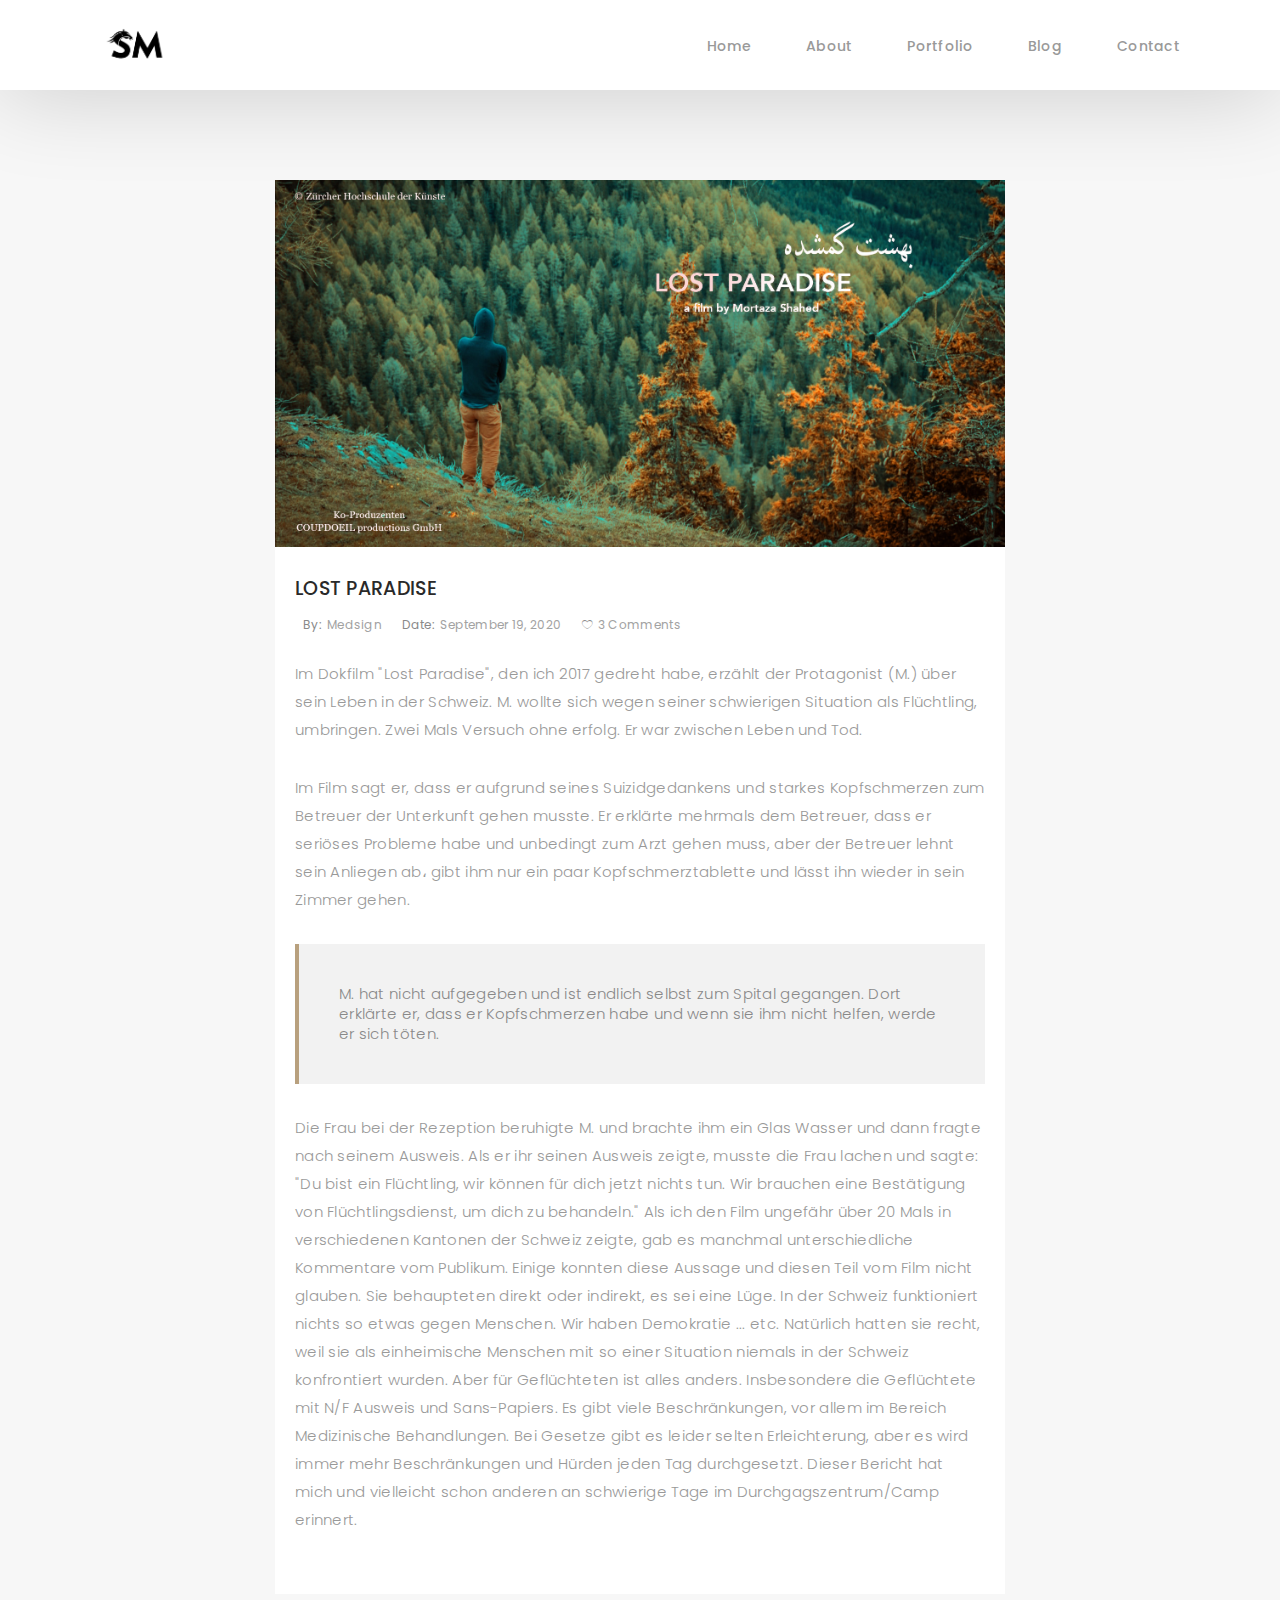
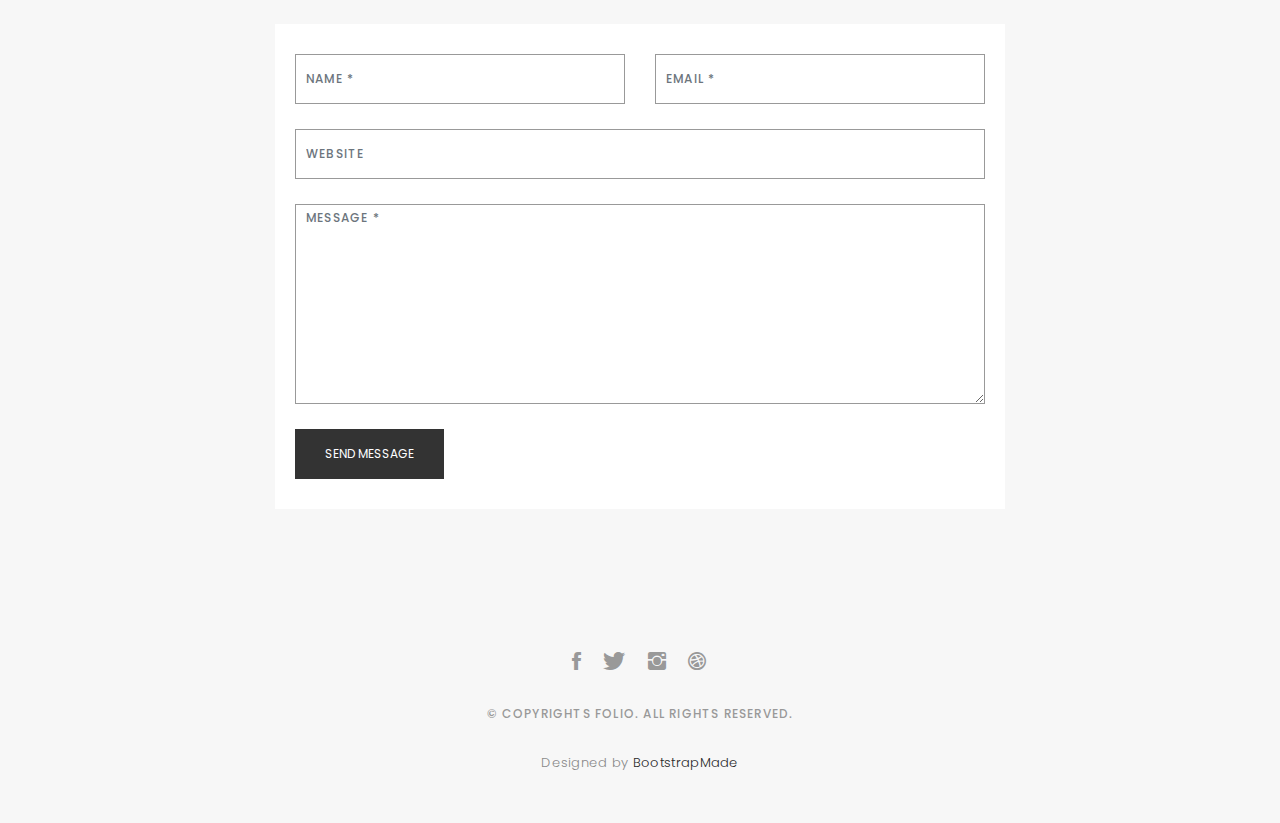
<file: blog-single.html>
<!DOCTYPE html>
<html lang="en">

<head>
  <!-- meta -->
  <meta charset="utf-8">
  <meta content="width=device-width, initial-scale=1.0" name="viewport">

  <title>Folio - Blog Singlee</title>
  <meta content="" name="keywords">
  <meta content="" name="description">

  <!-- Google Fonts -->
  <link href="https://fonts.googleapis.com/css?family=Poppins:300,300i,400,400i,500,500i,600,600i,700,700i|Playfair+Display:400,400i,700,700i,900,900i" rel="stylesheet">

  <!-- Bootstrap CSS File -->
  <link href="lib/bootstrap/css/bootstrap.min.css" rel="stylesheet">

  <!-- Libraries CSS Files -->
  <link href="lib/ionicons/css/ionicons.min.css" rel="stylesheet">
  <link href="lib/owlcarousel/assets/owl.carousel.min.css" rel="stylesheet">
  <link href="lib/magnific-popup/magnific-popup.css" rel="stylesheet">
  <link href="lib/hover/hover.min.css" rel="stylesheet">

  <!-- Blog Stylesheet File -->
  <link href="css/blog.css" rel="stylesheet">

  <!-- Main Stylesheet File -->
  <link href="css/style.css" rel="stylesheet">

  <!-- Responsive css -->
  <link href="css/responsive.css" rel="stylesheet">

  <!-- Favicon -->
  <link rel="shortcut icon" href="images/favicon.png">

  <!-- =======================================================
    Theme Name: Folio
    Theme URL: https://bootstrapmade.com/folio-bootstrap-portfolio-template/
    Author: BootstrapMade.com
    Author URL: https://bootstrapmade.com
  ======================================================= -->
</head>

<body>

  <!-- start section navbar -->
  <nav id="main-nav-subpage" class="subpage-nav">
    <div class="row">
      <div class="container">

        <div class="logo">
          <a href="index.html"><img src="images/Logo/sm.png" alt="logo"></a>
        </div>

        <div class="responsive"><i data-icon="m" class="ion-navicon-round"></i></div>

        <ul class="nav-menu list-unstyled">
          <li><a href="index.html" class="smoothScroll">Home</a></li>
          <li><a href="#about" class="smoothScroll">About</a></li>
          <li><a href="#portfolio" class="smoothScroll">Portfolio</a></li>
          <li><a href="#blog" class="smoothScroll">Blog</a></li>
          <li><a href="#contact" class="smoothScroll">Contact</a></li>
        </ul>
      </div>
    </div>
  </nav>
  <!-- End section navbar -->
  <!-- start section main content -->
  <div class="main-content paddsection">
    <div class="container">
      <div class="row justify-content-center">
        <div class="col-md-8 col-md-offset-2">
          <div class="row">
            <div class="container-main single-main">
              <div class="col-md-12">
                <div class="block-main mb-30">
                  <img src="images/lostparadise.jpg" class="img-responsive" alt="reviews2">
                  <div class="content-main single-post padDiv">
                    <div class="journal-txt">
                      <h4><a href="#">LOST PARADISE</a></h4>
                    </div>
                    <div class="post-meta">
                      <ul class="list-unstyled mb-0">
                        <li class="author">by:<a href="#">medsign</a></li>
                        <li class="date">date:<a href="#">September 19, 2020</a></li>
                        <li class="commont"><i class="ion-ios-heart-outline"></i><a href="#">3 Comments</a></li>
                      </ul>
                    </div>
                    <p class="mb-30">Im Dokfilm "Lost Paradise", den ich 2017 gedreht habe, erzählt der Protagonist (M.) über sein Leben in der Schweiz. M. wollte sich wegen seiner schwierigen Situation als Flüchtling, umbringen. Zwei Mals Versuch ohne erfolg. Er war zwischen Leben und Tod. </p>
                    <p class="mb-30">Im Film sagt er, dass er aufgrund seines Suizidgedankens und starkes Kopfschmerzen zum Betreuer der Unterkunft gehen musste. Er erklärte mehrmals dem Betreuer, dass er seriöses Probleme habe und unbedingt zum Arzt gehen muss, aber der Betreuer lehnt sein Anliegen ab، gibt ihm nur ein paar Kopfschmerztablette und lässt ihn wieder in sein Zimmer gehen.</p>
                    <blockquote>M. hat nicht aufgegeben und ist endlich selbst zum Spital gegangen. Dort erklärte er, dass er Kopfschmerzen habe und wenn sie ihm nicht helfen, werde er sich töten. </blockquote>
                    <p class="mb-30">Die Frau bei der Rezeption beruhigte M. und brachte ihm ein Glas Wasser und dann fragte nach seinem Ausweis. Als er ihr seinen Ausweis zeigte, musste die Frau lachen und sagte: "Du bist ein Flüchtling, wir können für dich jetzt nichts tun. Wir brauchen eine Bestätigung von Flüchtlingsdienst, um dich zu behandeln."
                      Als ich den Film ungefähr über 20 Mals in verschiedenen Kantonen der Schweiz zeigte, gab es manchmal unterschiedliche Kommentare vom Publikum. Einige konnten diese Aussage und diesen Teil vom Film nicht glauben. Sie behaupteten direkt oder indirekt, es sei eine Lüge. In der Schweiz funktioniert nichts so etwas gegen Menschen. Wir haben Demokratie ... etc.
                      Natürlich hatten sie recht, weil sie als einheimische Menschen mit so einer Situation niemals in der Schweiz konfrontiert wurden. Aber für Geflüchteten ist alles anders. Insbesondere die Geflüchtete mit N/F Ausweis und Sans-Papiers. Es gibt viele Beschränkungen, vor allem im Bereich Medizinische Behandlungen.
                      Bei Gesetze gibt es leider selten Erleichterung, aber es wird immer mehr Beschränkungen und Hürden jeden Tag durchgesetzt.
                      Dieser Bericht hat mich und vielleicht schon anderen an schwierige Tage im Durchgagszentrum/Camp erinnert. </p>
                  </div>
                </div>
              </div>
              
              <div class="col-lg-12">
                <div class="cmt padDiv">
                  <form id="comment-form" method="post" action="" role="form">
                    <div class="row">
                        <div class="col-lg-6">
                          <div class="form-group">
                            <input id="form_name" type="text" name="name" class="form-control" placeholder="Name *" required="required">
                          </div>
                        </div>
                        <div class="col-lg-6">
                          <div class="form-group">
                            <input id="form_email" type="email" name="email" class="form-control" placeholder="email *" required="required">
                          </div>
                        </div>
                        <div class="col-md-12">
                          <div class="form-group">
                            <input id="form_name" type="text" name="website" class="form-control" placeholder="Website">
                          </div>
                        </div>
                        <div class="col-lg-12">
                          <div class="form-group">
                            <textarea id="form_message" name="message" class="form-control" placeholder="Message *" style="height: 200px;" required="required"></textarea>
                          </div>
                        </div>
                        <div class="col-lg-12">
                          <input type="submit" class="btn btn-defeault btn-send" value="Send message">
                        </div>
                    </div>
                  </form>
                </div>
              </div>
            </div>
          </div>
        </div>
      </div>
    </div>
  </div>
  <!--  </div> -->
  <!-- start section main content -->

  <!-- start section footer -->
  <div id="footer" class="text-center">
    <div class="container">
      <div class="socials-media text-center">

        <ul class="list-unstyled">
          <li><a href="https://www.facebook.com/mortaza.shahed" target="_blank"><i class="ion-social-facebook"></i></a></li>
          <li><a href="https://twitter.com/shahed1018" target="_blank"><i class="ion-social-twitter"></i></a></li>
          <li><a href="https://www.instagram.com/mortaza.shahed/" target="_blank" ><i class="ion-social-instagram"></i></a></li>
          <li><a href="#"><i class="ion-social-dribbble"></i></a></li>
        </ul>

      </div>

      <p>&copy; Copyrights Folio. All rights reserved.</p>

      <div class="credits">
        <!--
          All the links in the footer should remain intact.
          You can delete the links only if you purchased the pro version.
          Licensing information: https://bootstrapmade.com/license/
          Purchase the pro version with working PHP/AJAX contact form: https://bootstrapmade.com/buy/?theme=Folio
        -->
        Designed by <a href="https://bootstrapmade.com/">BootstrapMade</a>
      </div>

    </div>
  </div>
  <!-- End section footer -->

  <!-- JavaScript Libraries -->
  <script src="lib/jquery/jquery.min.js"></script>
  <script src="lib/jquery/jquery-migrate.min.js"></script>
  <script src="lib/bootstrap/js/bootstrap.bundle.min.js"></script>
  <script src="lib/typed/typed.js"></script>
  <script src="lib/owlcarousel/owl.carousel.min.js"></script>
  <script src="lib/magnific-popup/magnific-popup.min.js"></script>
  <script src="lib/isotope/isotope.pkgd.min.js"></script>

  <!-- Contact Form JavaScript File -->
  <script src="contactform/contactform.js"></script>

  <!-- Template Main Javascript File -->
  <script src="js/main.js"></script>

</body>

</html>
</file>
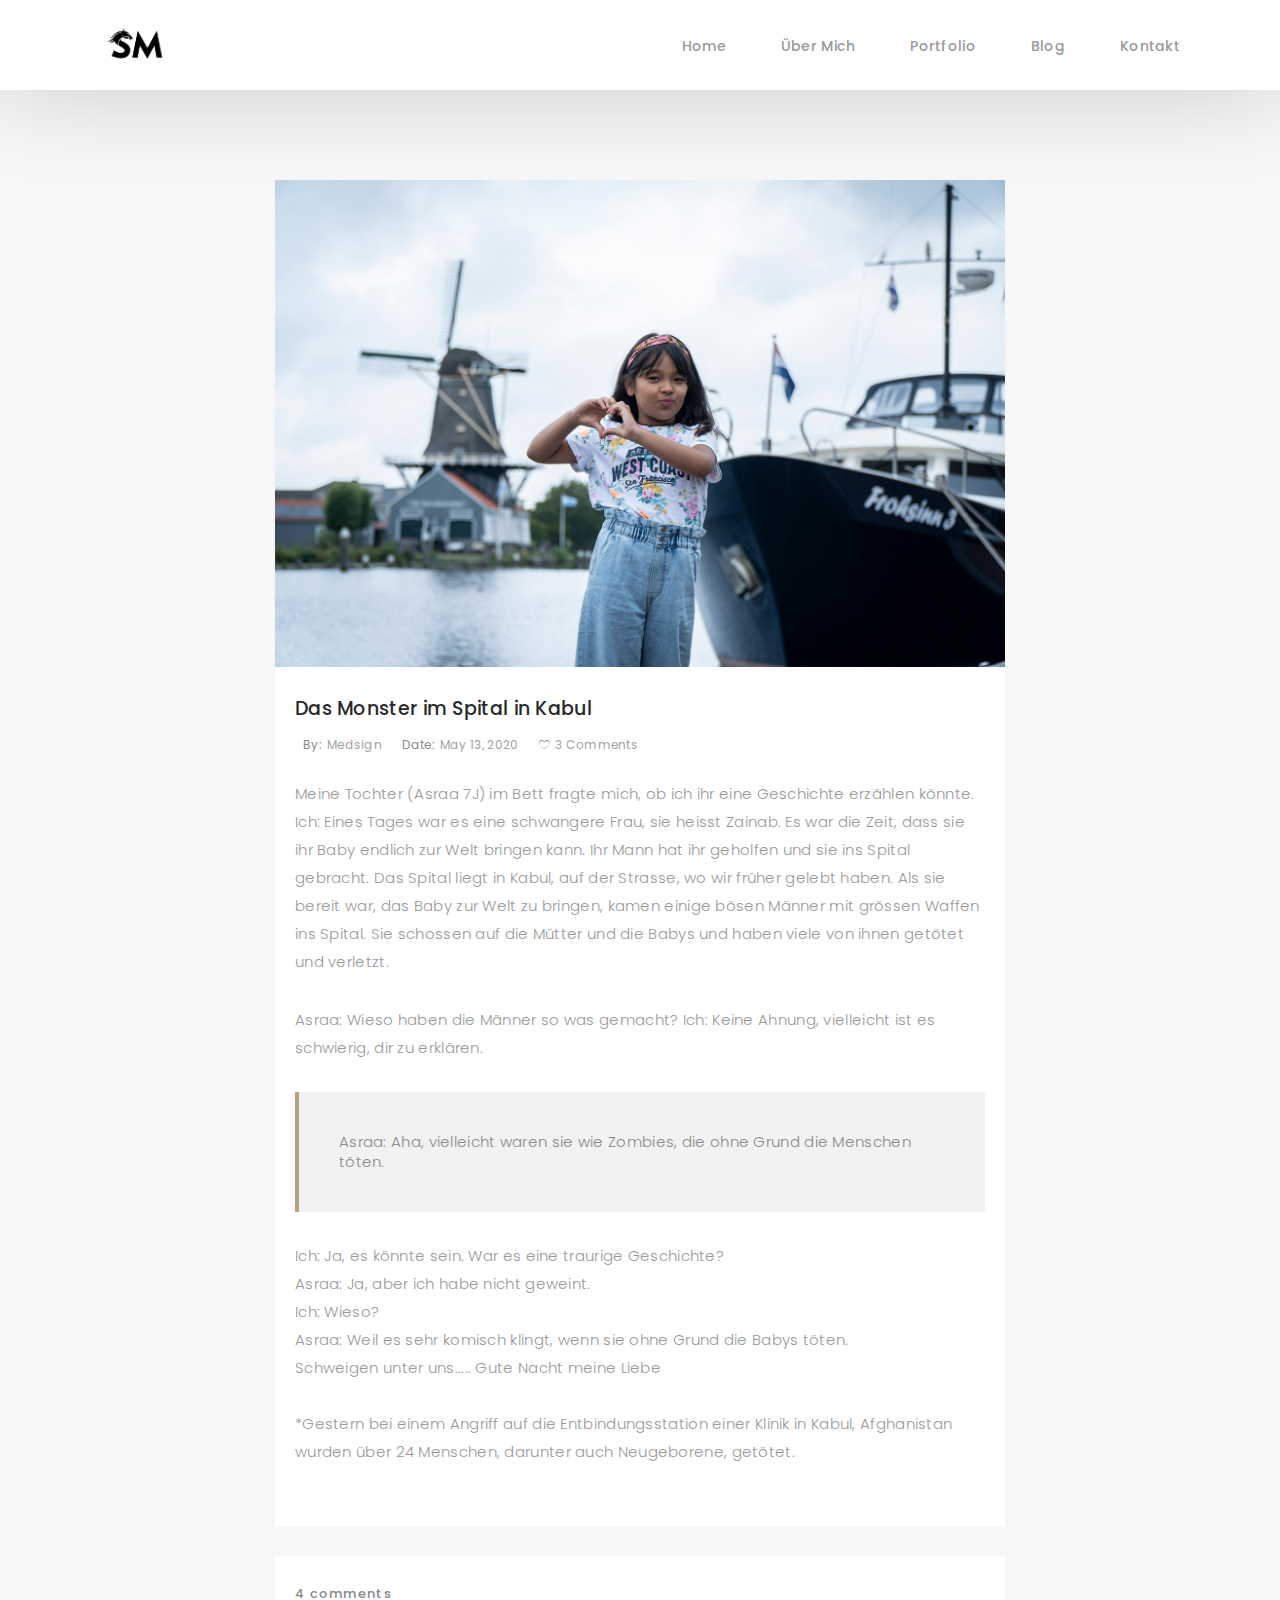
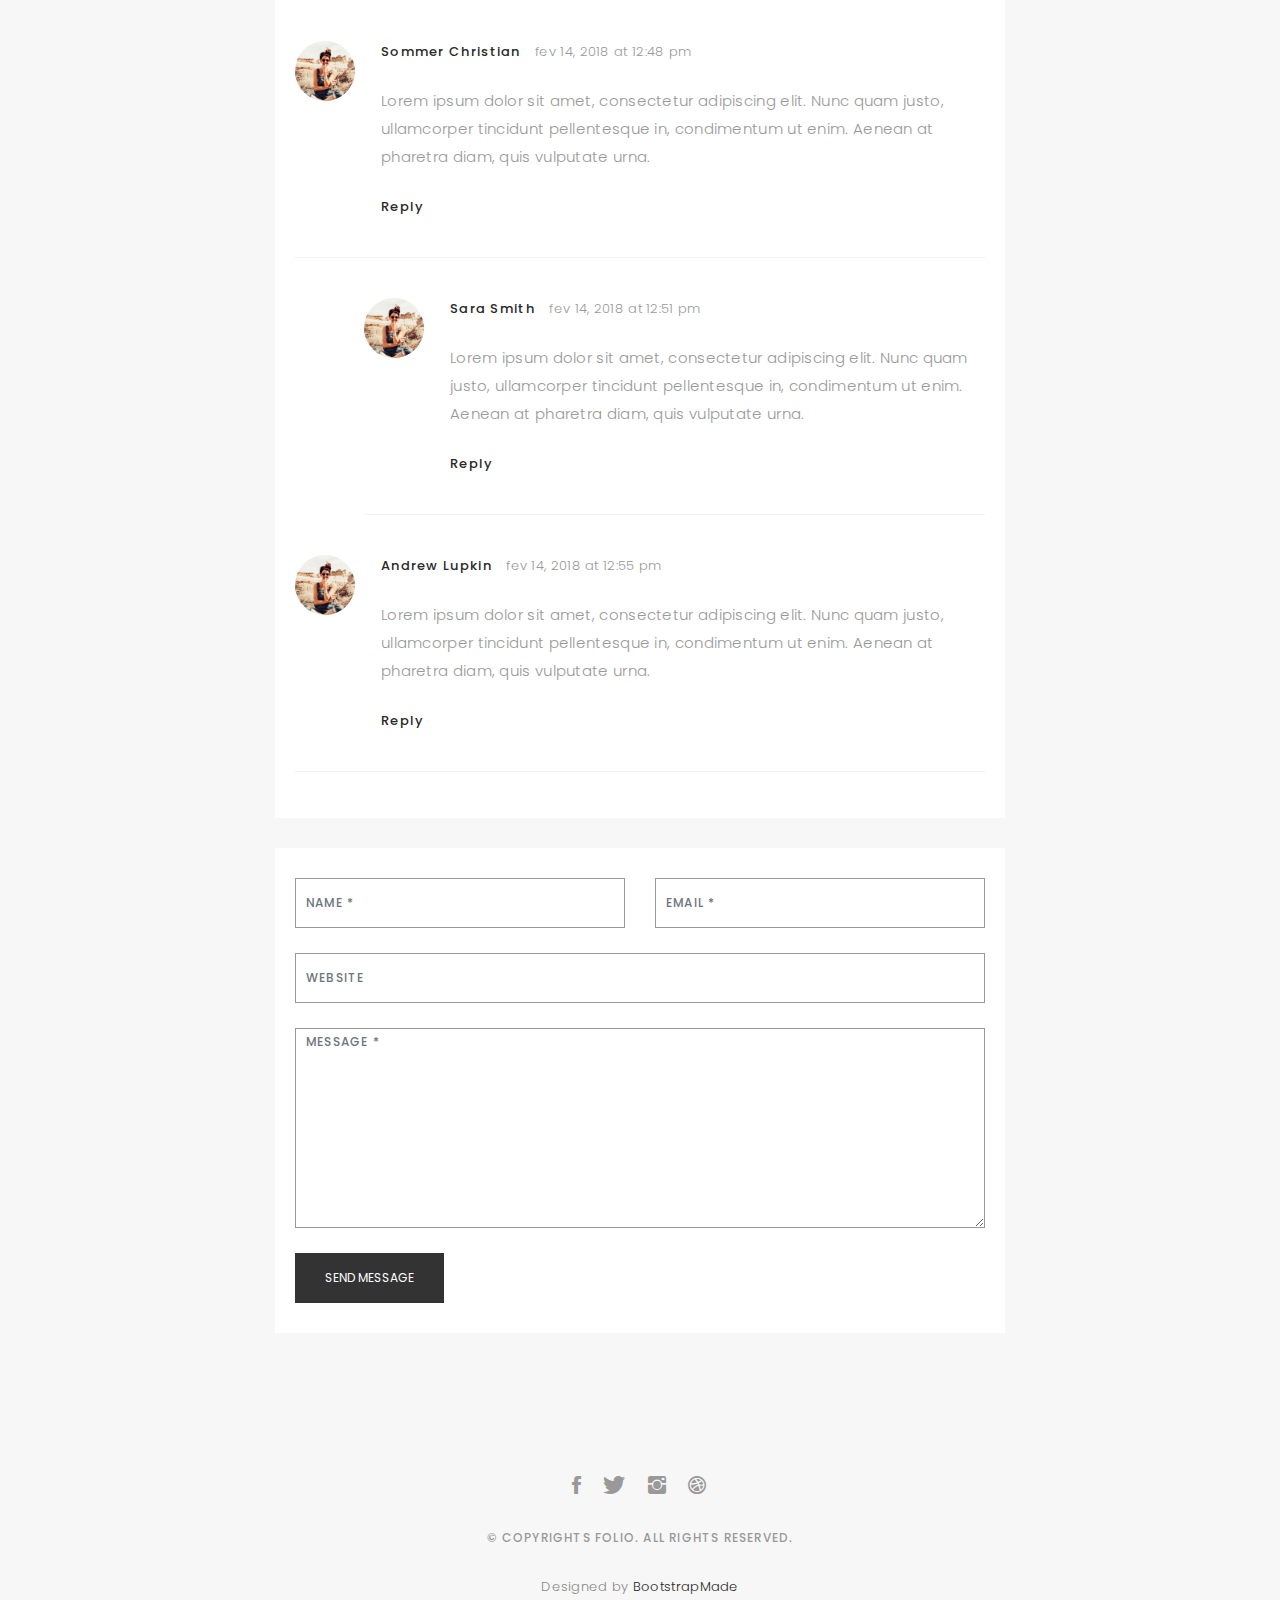
<file: blog-single1.html>
<!DOCTYPE html>
<html lang="en">

<head>
  <!-- meta -->
  <meta charset="utf-8">
  <meta content="width=device-width, initial-scale=1.0" name="viewport">

  <title>Folio - Blog Singlee</title>
  <meta content="" name="keywords">
  <meta content="" name="description">

  <!-- Google Fonts -->
  <link href="https://fonts.googleapis.com/css?family=Poppins:300,300i,400,400i,500,500i,600,600i,700,700i|Playfair+Display:400,400i,700,700i,900,900i" rel="stylesheet">

  <!-- Bootstrap CSS File -->
  <link href="lib/bootstrap/css/bootstrap.min.css" rel="stylesheet">

  <!-- Libraries CSS Files -->
  <link href="lib/ionicons/css/ionicons.min.css" rel="stylesheet">
  <link href="lib/owlcarousel/assets/owl.carousel.min.css" rel="stylesheet">
  <link href="lib/magnific-popup/magnific-popup.css" rel="stylesheet">
  <link href="lib/hover/hover.min.css" rel="stylesheet">

  <!-- Blog Stylesheet File -->
  <link href="css/blog.css" rel="stylesheet">

  <!-- Main Stylesheet File -->
  <link href="css/style.css" rel="stylesheet">

  <!-- Responsive css -->
  <link href="css/responsive.css" rel="stylesheet">

  <!-- Favicon -->
  <link rel="shortcut icon" href="images/favicon.png">

  <!-- =======================================================
    Theme Name: Folio
    Theme URL: https://bootstrapmade.com/folio-bootstrap-portfolio-template/
    Author: BootstrapMade.com
    Author URL: https://bootstrapmade.com
  ======================================================= -->
</head>

<body>

  <!-- start section navbar -->
  <nav id="main-nav-subpage" class="subpage-nav">
    <div class="row">
      <div class="container">

        <div class="logo">
          <a href="index.html"><img src="images/Logo/sm.png" alt="logo"></a>
        </div>

        <div class="responsive"><i data-icon="m" class="ion-navicon-round"></i></div>

        <ul class="nav-menu list-unstyled">
          <li><a href="index.html" class="smoothScroll">Home</a></li>
          <li><a href="#about" class="smoothScroll">Über mich</a></li>
          <li><a href="#portfolio" class="smoothScroll">Portfolio</a></li>
          <li><a href="#blog" class="smoothScroll">Blog</a></li>
          <li><a href="#contact" class="smoothScroll">Kontakt</a></li>
        </ul>
      </div>
    </div>
  </nav>
  <!-- End section navbar -->
  <!-- start section main content -->
  <div class="main-content paddsection">
    <div class="container">
      <div class="row justify-content-center">
        <div class="col-md-8 col-md-offset-2">
          <div class="row">
            <div class="container-main single-main">
              <div class="col-md-12">
                <div class="block-main mb-30">
                  <img src="images/asraa1.jpg" class="img-responsive" alt="reviews2">
                  <div class="content-main single-post padDiv">
                    <div class="journal-txt">
                      <h4><a href="#">Das Monster im Spital in Kabul</a></h4>
                    </div>
                    <div class="post-meta">
                      <ul class="list-unstyled mb-0">
                        <li class="author">by:<a href="#">medsign</a></li>
                        <li class="date">date:<a href="#">May 13, 2020</a></li>
                        <li class="commont"><i class="ion-ios-heart-outline"></i><a href="#">3 Comments</a></li>
                      </ul>
                    </div>
                    <p class="mb-30">Meine Tochter (Asraa 7J) im Bett fragte mich, ob ich ihr eine Geschichte erzählen könnte.<br> 
                      Ich: Eines Tages war es eine schwangere Frau, sie heisst Zainab. Es war die Zeit, dass sie ihr Baby endlich zur Welt bringen kann. Ihr Mann hat ihr geholfen und sie ins Spital gebracht. Das Spital liegt in Kabul, auf der Strasse, wo wir früher gelebt haben. Als sie bereit war, das Baby zur Welt zu bringen, kamen einige bösen Männer mit grössen Waffen ins Spital. Sie schossen auf die Mütter und die Babys und haben viele von ihnen getötet und verletzt. </p>
                    <p class="mb-30">Asraa: Wieso haben die Männer so was gemacht?
                      Ich: Keine Ahnung, vielleicht ist es schwierig, dir zu erklären.</p>
                    <blockquote>Asraa: Aha, vielleicht waren sie wie Zombies, die ohne Grund die Menschen töten.</blockquote>
                    <p class="mb-30">Ich: Ja, es könnte sein. War es eine traurige Geschichte?<br>
                      Asraa: Ja, aber ich habe nicht geweint.<br>
                      Ich: Wieso?<br>
                      Asraa: Weil es sehr komisch klingt, wenn sie ohne Grund die Babys töten.<br>
                      Schweigen unter uns..... Gute Nacht meine Liebe <br>
                      
                      <br>*Gestern bei einem Angriff auf die Entbindungsstation einer Klinik in Kabul, Afghanistan wurden über 24 Menschen, darunter auch Neugeborene, getötet.</p>
                  </div>
                </div>
              </div>
              <div class="col-md-12">
                <div class="comments text-left padDiv mb-30">
                  <div class="entry-comments">
                    <h6 class="mb-30">4 comments</h6>
                    <ul class="entry-comments-list list-unstyled">
                      <li>
                        <div class="entry-comments-item">
                          <img src="images/avatar.jpg" class="entry-comments-avatar" alt="">
                          <div class="entry-comments-body">
                            <span class="entry-comments-author">Sommer Christian</span>
                            <span><a href="#">fev 14, 2018 at 12:48 pm</a></span>
                            <p class="mb-10">Lorem ipsum dolor sit amet, consectetur adipiscing elit. Nunc quam justo, ullamcorper tincidunt pellentesque in, condimentum ut enim. Aenean at pharetra diam, quis vulputate urna. </p>
                            <a class="rep" href="#">Reply</a>
                          </div>
                        </div>
                        <ul class="entry-comments-reply list-unstyled">
                          <li>
                            <div class="entry-comments-item">
                              <img src="images/avatar.jpg" class="entry-comments-avatar" alt="">
                              <div class="entry-comments-body">
                                <span class="entry-comments-author">Sara Smith</span>
                                <span><a href="#">fev 14, 2018 at 12:51 pm</a></span>
                                <p class="mb-10">Lorem ipsum dolor sit amet, consectetur adipiscing elit. Nunc quam justo, ullamcorper tincidunt pellentesque in, condimentum ut enim. Aenean at pharetra diam, quis vulputate urna.</p>
                                <a class="rep" href="#">Reply</a>
                              </div>
                            </div>
                          </li>
                        </ul>
                      </li>
                      <li>
                        <div class="entry-comments-item">
                          <img src="images/avatar.jpg" class="entry-comments-avatar" alt="">
                          <div class="entry-comments-body">
                            <span class="entry-comments-author">Andrew Lupkin</span>
                            <span><a href="#">fev 14, 2018 at 12:55 pm</a></span>
                            <p class="mb-10">Lorem ipsum dolor sit amet, consectetur adipiscing elit. Nunc quam justo, ullamcorper tincidunt pellentesque in, condimentum ut enim. Aenean at pharetra diam, quis vulputate urna. </p>
                            <a class="rep" href="#">Reply</a>
                          </div>
                        </div>
                      </li>
                    </ul>
                  </div>
                </div>
              </div>
              <div class="col-lg-12">
                <div class="cmt padDiv">
                  <form id="comment-form" method="post" action="" role="form">
                    <div class="row">
                        <div class="col-lg-6">
                          <div class="form-group">
                            <input id="form_name" type="text" name="name" class="form-control" placeholder="Name *" required="required">
                          </div>
                        </div>
                        <div class="col-lg-6">
                          <div class="form-group">
                            <input id="form_email" type="email" name="email" class="form-control" placeholder="email *" required="required">
                          </div>
                        </div>
                        <div class="col-md-12">
                          <div class="form-group">
                            <input id="form_name" type="text" name="website" class="form-control" placeholder="Website">
                          </div>
                        </div>
                        <div class="col-lg-12">
                          <div class="form-group">
                            <textarea id="form_message" name="message" class="form-control" placeholder="Message *" style="height: 200px;" required="required"></textarea>
                          </div>
                        </div>
                        <div class="col-lg-12">
                          <input type="submit" class="btn btn-defeault btn-send" value="Send message">
                        </div>
                    </div>
                  </form>
                </div>
              </div>
            </div>
          </div>
        </div>
      </div>
    </div>
  </div>
  <!--  </div> -->
  <!-- start section main content -->

  <!-- start section footer -->
  <div id="footer" class="text-center">
    <div class="container">
      <div class="socials-media text-center">

        <ul class="list-unstyled">
          <li><a href="https://www.facebook.com/mortaza.shahed" target="_blank"><i class="ion-social-facebook"></i></a></li>
          <li><a href="https://twitter.com/shahed1018" target="_blank"><i class="ion-social-twitter"></i></a></li>
          <li><a href="https://www.instagram.com/mortaza.shahed/" target="_blank" ><i class="ion-social-instagram"></i></a></li>
          <li><a href="#"><i class="ion-social-dribbble"></i></a></li>
        </ul>

      </div>

      <p>&copy; Copyrights Folio. All rights reserved.</p>

      <div class="credits">
        <!--
          All the links in the footer should remain intact.
          You can delete the links only if you purchased the pro version.
          Licensing information: https://bootstrapmade.com/license/
          Purchase the pro version with working PHP/AJAX contact form: https://bootstrapmade.com/buy/?theme=Folio
        -->
        Designed by <a href="https://bootstrapmade.com/">BootstrapMade</a>
      </div>

    </div>
  </div>
  <!-- End section footer -->

  <!-- JavaScript Libraries -->
  <script src="lib/jquery/jquery.min.js"></script>
  <script src="lib/jquery/jquery-migrate.min.js"></script>
  <script src="lib/bootstrap/js/bootstrap.bundle.min.js"></script>
  <script src="lib/typed/typed.js"></script>
  <script src="lib/owlcarousel/owl.carousel.min.js"></script>
  <script src="lib/magnific-popup/magnific-popup.min.js"></script>
  <script src="lib/isotope/isotope.pkgd.min.js"></script>

  <!-- Contact Form JavaScript File -->
  <script src="contactform/contactform.js"></script>

  <!-- Template Main Javascript File -->
  <script src="js/main.js"></script>

</body>

</html>
</file>
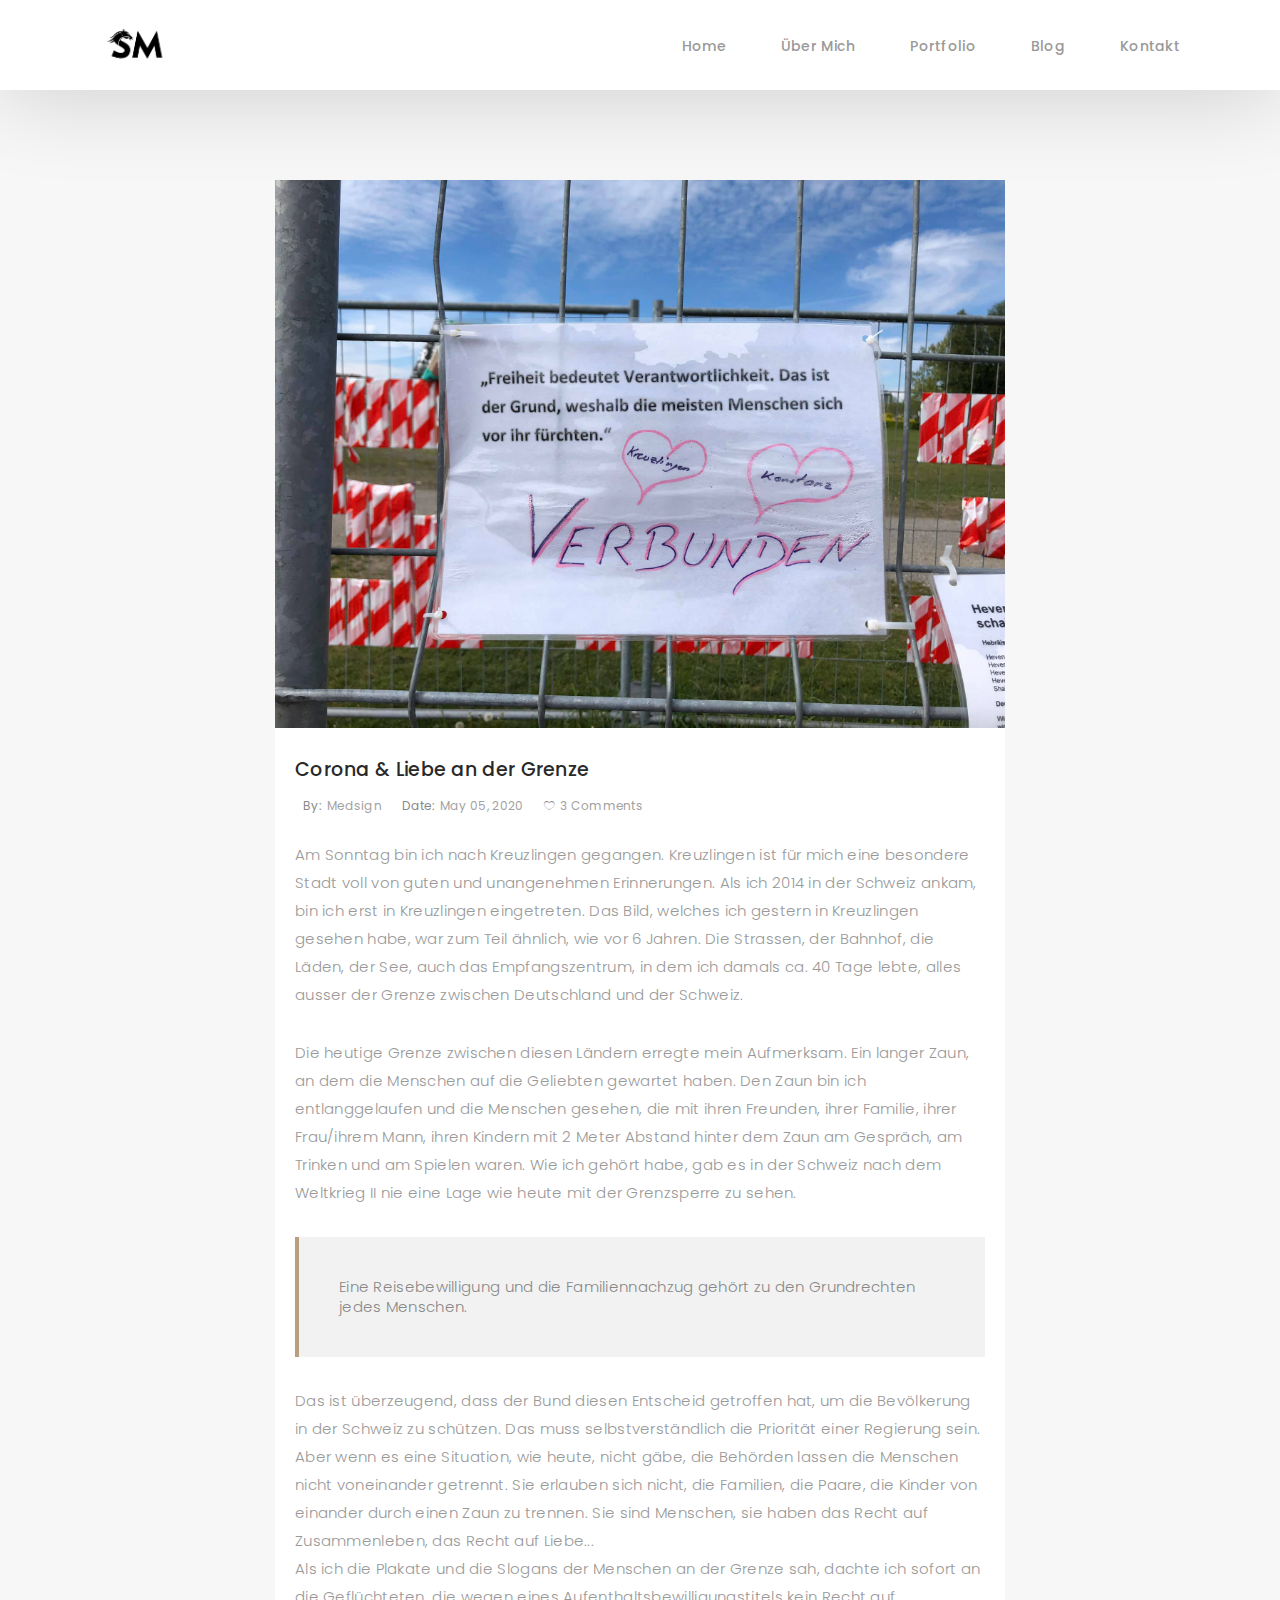
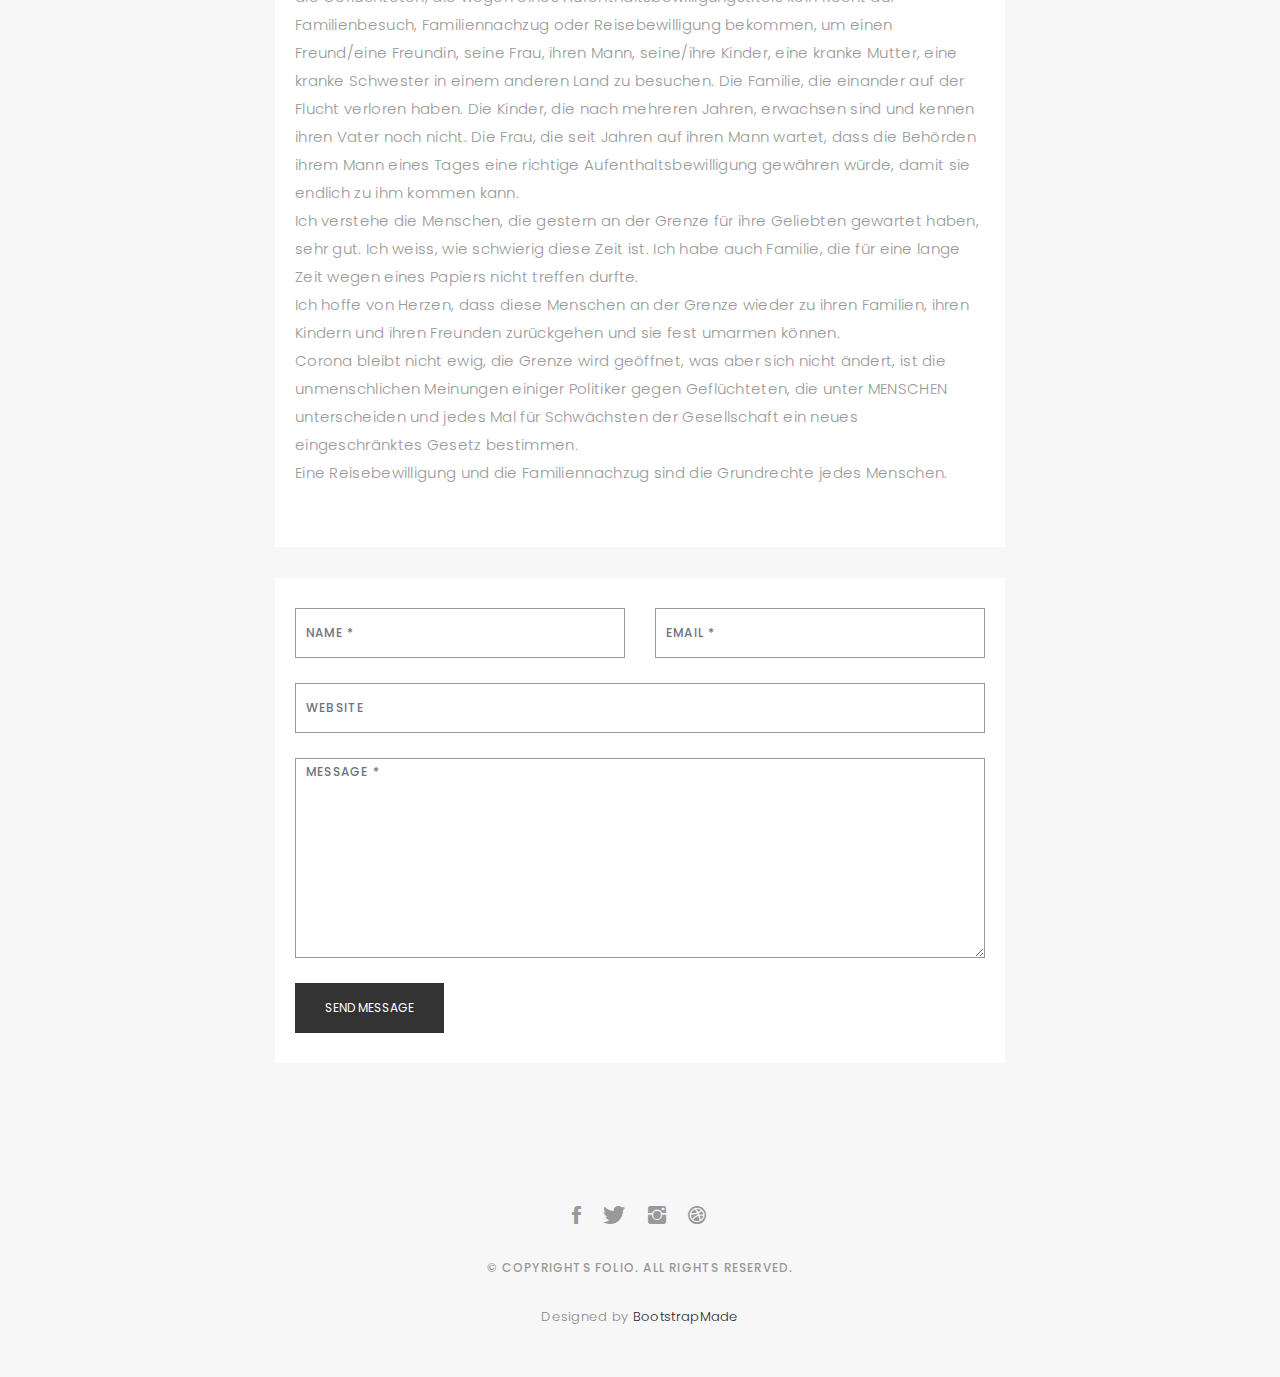
<file: blog-single2.html>
<!DOCTYPE html>
<html lang="en">

<head>
  <!-- meta -->
  <meta charset="utf-8">
  <meta content="width=device-width, initial-scale=1.0" name="viewport">

  <title>Folio - Blog Singlee</title>
  <meta content="" name="keywords">
  <meta content="" name="description">

  <!-- Google Fonts -->
  <link href="https://fonts.googleapis.com/css?family=Poppins:300,300i,400,400i,500,500i,600,600i,700,700i|Playfair+Display:400,400i,700,700i,900,900i" rel="stylesheet">

  <!-- Bootstrap CSS File -->
  <link href="lib/bootstrap/css/bootstrap.min.css" rel="stylesheet">

  <!-- Libraries CSS Files -->
  <link href="lib/ionicons/css/ionicons.min.css" rel="stylesheet">
  <link href="lib/owlcarousel/assets/owl.carousel.min.css" rel="stylesheet">
  <link href="lib/magnific-popup/magnific-popup.css" rel="stylesheet">
  <link href="lib/hover/hover.min.css" rel="stylesheet">

  <!-- Blog Stylesheet File -->
  <link href="css/blog.css" rel="stylesheet">

  <!-- Main Stylesheet File -->
  <link href="css/style.css" rel="stylesheet">

  <!-- Responsive css -->
  <link href="css/responsive.css" rel="stylesheet">

  <!-- Favicon -->
  <link rel="shortcut icon" href="images/favicon.png">

  <!-- =======================================================
    Theme Name: Folio
    Theme URL: https://bootstrapmade.com/folio-bootstrap-portfolio-template/
    Author: BootstrapMade.com
    Author URL: https://bootstrapmade.com
  ======================================================= -->
</head>

<body>

  <!-- start section navbar -->
  <nav id="main-nav-subpage" class="subpage-nav">
    <div class="row">
      <div class="container">

        <div class="logo">
          <a href="index.html"><img src="images/Logo/sm.png" alt="logo"></a>
        </div>

        <div class="responsive"><i data-icon="m" class="ion-navicon-round"></i></div>

        <ul class="nav-menu list-unstyled">
          <li><a href="index.html" class="smoothScroll">Home</a></li>
          <li><a href="#about" class="smoothScroll">Über mich</a></li>
          <li><a href="#portfolio" class="smoothScroll">Portfolio</a></li>
          <li><a href="#blog" class="smoothScroll">Blog</a></li>
          <li><a href="#contact" class="smoothScroll">Kontakt</a></li>
        </ul>
      </div>
    </div>
  </nav>
  <!-- End section navbar -->
  <!-- start section main content -->
  <div class="main-content paddsection">
    <div class="container">
      <div class="row justify-content-center">
        <div class="col-md-8 col-md-offset-2">
          <div class="row">
            <div class="container-main single-main">
              <div class="col-md-12">
                <div class="block-main mb-30">
                  <img src="images/liebegrenze1.jpg" class="img-responsive" alt="reviews2">
                  <div class="content-main single-post padDiv">
                    <div class="journal-txt">
                      <h4><a href="#">Corona & Liebe an der Grenze</a></h4>
                    </div>
                    <div class="post-meta">
                      <ul class="list-unstyled mb-0">
                        <li class="author">by:<a href="#">medsign</a></li>
                        <li class="date">date:<a href="#">May 05, 2020</a></li>
                        <li class="commont"><i class="ion-ios-heart-outline"></i><a href="#">3 Comments</a></li>
                      </ul>
                    </div>
                    <p class="mb-30">Am Sonntag bin ich nach Kreuzlingen gegangen. Kreuzlingen ist für mich eine besondere Stadt voll von guten und unangenehmen Erinnerungen. Als ich 2014 in der Schweiz ankam, bin ich erst in Kreuzlingen eingetreten. 
                      Das Bild, welches ich gestern in Kreuzlingen gesehen habe, war zum Teil ähnlich, wie vor 6 Jahren. Die Strassen, der Bahnhof, die Läden, der See, auch das Empfangszentrum, in dem ich damals ca. 40 Tage lebte, alles ausser der Grenze zwischen Deutschland und der Schweiz. </p>
                    <p class="mb-30">Die heutige Grenze zwischen diesen Ländern erregte mein Aufmerksam. Ein langer Zaun, an dem die Menschen auf die Geliebten gewartet haben. Den Zaun bin ich entlanggelaufen und die Menschen gesehen, die mit ihren Freunden, ihrer Familie, ihrer Frau/ihrem Mann, ihren Kindern mit 2 Meter Abstand hinter dem Zaun am Gespräch, am Trinken und am Spielen waren. 
                      Wie ich gehört habe, gab es in der Schweiz nach dem Weltkrieg II nie eine Lage wie heute mit der Grenzsperre zu sehen. </p>
                    <blockquote>Eine Reisebewilligung und die Familiennachzug gehört zu den Grundrechten jedes Menschen. </blockquote>
                    <p class="mb-30">Das ist überzeugend, dass der Bund diesen Entscheid getroffen hat, um die Bevölkerung in der Schweiz zu schützen. Das muss selbstverständlich die Priorität einer Regierung sein. Aber wenn es eine Situation, wie heute, nicht gäbe, die Behörden lassen die Menschen nicht voneinander getrennt. Sie erlauben sich nicht, die Familien, die Paare, die Kinder von einander durch einen Zaun zu trennen. Sie sind Menschen, sie haben das Recht auf Zusammenleben, das Recht auf Liebe...<br>Als ich die Plakate und die Slogans der Menschen an der Grenze sah, dachte ich sofort an die Geflüchteten, die wegen eines Aufenthaltsbewilligungstitels kein Recht auf Familienbesuch, Familiennachzug oder Reisebewilligung bekommen, um einen Freund/eine Freundin, seine Frau, ihren Mann, seine/ihre Kinder, eine kranke Mutter, eine kranke Schwester in einem anderen Land zu besuchen. Die Familie, die einander auf der Flucht verloren haben. Die Kinder, die nach mehreren Jahren, erwachsen sind und kennen ihren Vater noch nicht. Die Frau, die seit Jahren auf ihren Mann wartet, dass die Behörden ihrem Mann eines Tages eine richtige Aufenthaltsbewilligung gewähren würde, damit sie endlich zu ihm kommen kann.<br> Ich verstehe die Menschen, die gestern an der Grenze für ihre Geliebten gewartet haben, sehr gut. Ich weiss, wie schwierig diese Zeit ist. Ich habe auch Familie, die für eine lange Zeit wegen eines Papiers nicht treffen durfte.<br>
                      Ich hoffe von Herzen, dass diese Menschen an der Grenze wieder zu ihren Familien, ihren Kindern und ihren Freunden zurückgehen und sie fest umarmen können. <br>
                      Corona bleibt nicht ewig, die Grenze wird geöffnet, was aber sich nicht ändert, ist die unmenschlichen Meinungen einiger Politiker gegen Geflüchteten, die unter MENSCHEN unterscheiden und jedes Mal für Schwächsten der Gesellschaft ein neues eingeschränktes Gesetz bestimmen.<br>
                      Eine Reisebewilligung und die Familiennachzug sind die Grundrechte jedes Menschen.</p>
                  </div>
                </div>
              </div>
              <div class="col-md-12">
                </div>
              </div>
              <div class="col-lg-12">
                <div class="cmt padDiv">
                  <form id="comment-form" method="post" action="" role="form">
                    <div class="row">
                        <div class="col-lg-6">
                          <div class="form-group">
                            <input id="form_name" type="text" name="name" class="form-control" placeholder="Name *" required="required">
                          </div>
                        </div>
                        <div class="col-lg-6">
                          <div class="form-group">
                            <input id="form_email" type="email" name="email" class="form-control" placeholder="email *" required="required">
                          </div>
                        </div>
                        <div class="col-md-12">
                          <div class="form-group">
                            <input id="form_name" type="text" name="website" class="form-control" placeholder="Website">
                          </div>
                        </div>
                        <div class="col-lg-12">
                          <div class="form-group">
                            <textarea id="form_message" name="message" class="form-control" placeholder="Message *" style="height: 200px;" required="required"></textarea>
                          </div>
                        </div>
                        <div class="col-lg-12">
                          <input type="submit" class="btn btn-defeault btn-send" value="Send message">
                        </div>
                    </div>
                  </form>
                </div>
              </div>
            </div>
          </div>
        </div>
      </div>
    </div>
  </div>
  <!--  </div> -->
  <!-- start section main content -->

  <!-- start section footer -->
  <div id="footer" class="text-center">
    <div class="container">
      <div class="socials-media text-center">

        <ul class="list-unstyled">
          <li><a href="https://www.facebook.com/mortaza.shahed" target="_blank"><i class="ion-social-facebook"></i></a></li>
          <li><a href="https://twitter.com/shahed1018" target="_blank"><i class="ion-social-twitter"></i></a></li>
          <li><a href="https://www.instagram.com/mortaza.shahed/" target="_blank" ><i class="ion-social-instagram"></i></a></li>
          <li><a href="#"><i class="ion-social-dribbble"></i></a></li>
        </ul>

      </div>

      <p>&copy; Copyrights Folio. All rights reserved.</p>

      <div class="credits">
        <!--
          All the links in the footer should remain intact.
          You can delete the links only if you purchased the pro version.
          Licensing information: https://bootstrapmade.com/license/
          Purchase the pro version with working PHP/AJAX contact form: https://bootstrapmade.com/buy/?theme=Folio
        -->
        Designed by <a href="https://bootstrapmade.com/">BootstrapMade</a>
      </div>

    </div>
  </div>
  <!-- End section footer -->

  <!-- JavaScript Libraries -->
  <script src="lib/jquery/jquery.min.js"></script>
  <script src="lib/jquery/jquery-migrate.min.js"></script>
  <script src="lib/bootstrap/js/bootstrap.bundle.min.js"></script>
  <script src="lib/typed/typed.js"></script>
  <script src="lib/owlcarousel/owl.carousel.min.js"></script>
  <script src="lib/magnific-popup/magnific-popup.min.js"></script>
  <script src="lib/isotope/isotope.pkgd.min.js"></script>

  <!-- Contact Form JavaScript File -->
  <script src="contactform/contactform.js"></script>

  <!-- Template Main Javascript File -->
  <script src="js/main.js"></script>

</body>

</html>
</file>
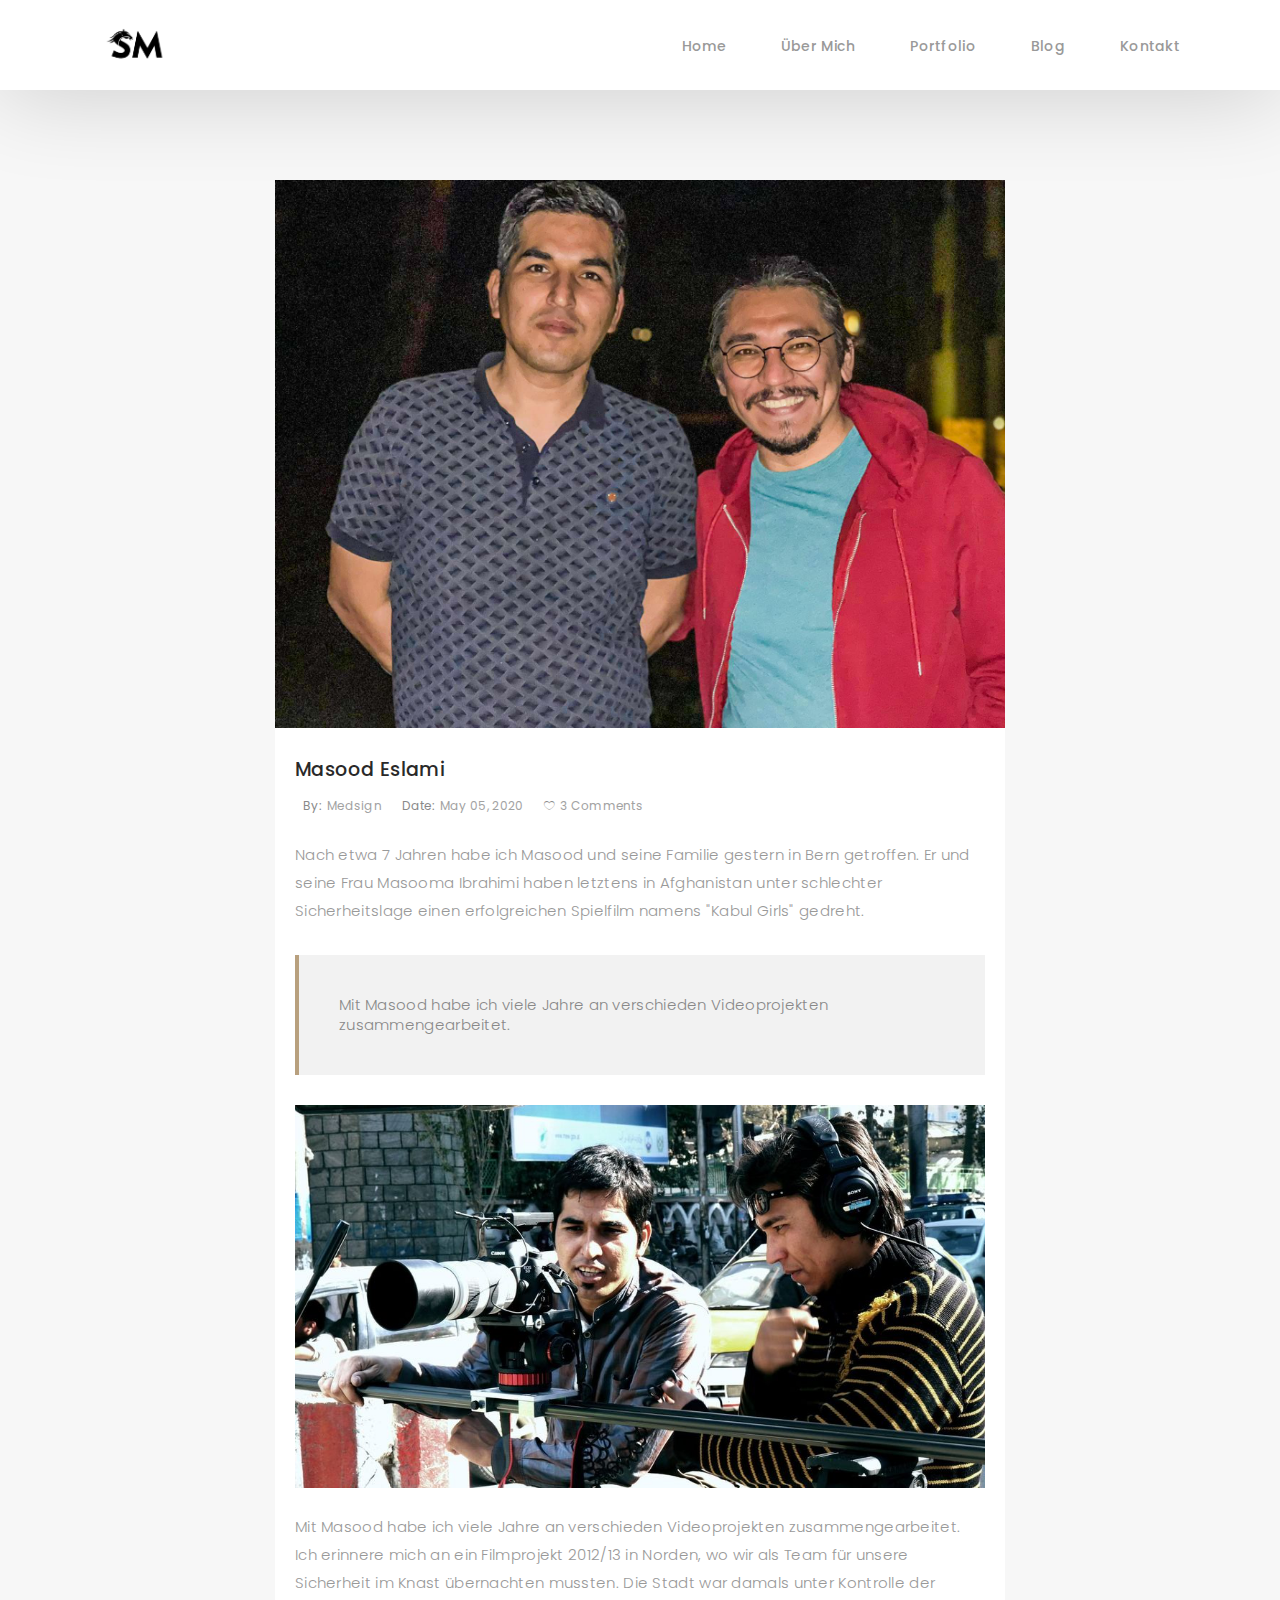
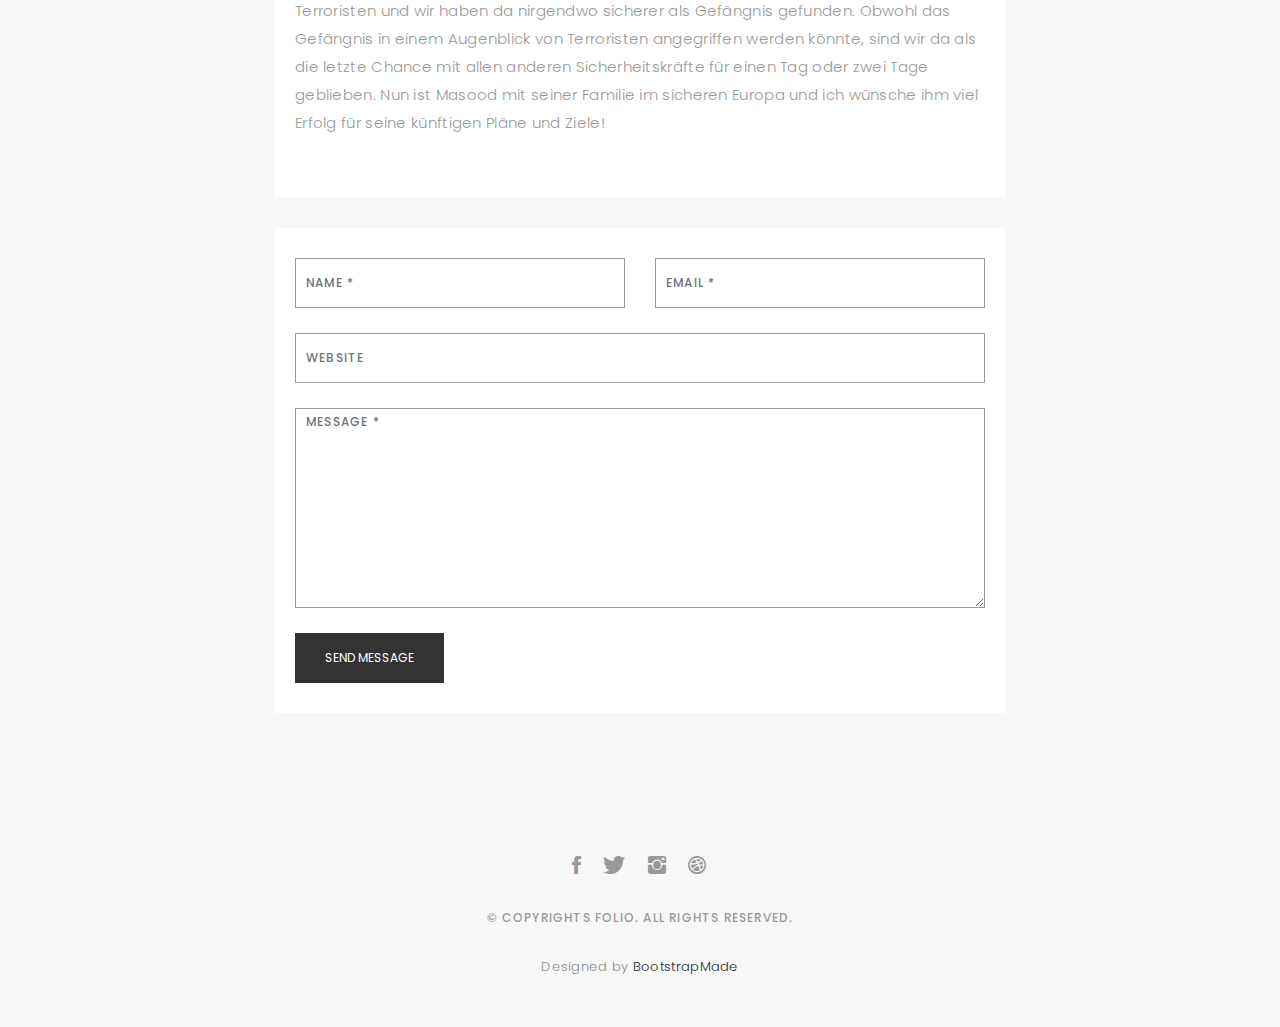
<file: blog-single3.html>
<!DOCTYPE html>
<html lang="en">

<head>
  <!-- meta -->
  <meta charset="utf-8">
  <meta content="width=device-width, initial-scale=1.0" name="viewport">

  <title>Folio - Blog Singlee</title>
  <meta content="" name="keywords">
  <meta content="" name="description">

  <!-- Google Fonts -->
  <link href="https://fonts.googleapis.com/css?family=Poppins:300,300i,400,400i,500,500i,600,600i,700,700i|Playfair+Display:400,400i,700,700i,900,900i" rel="stylesheet">

  <!-- Bootstrap CSS File -->
  <link href="lib/bootstrap/css/bootstrap.min.css" rel="stylesheet">

  <!-- Libraries CSS Files -->
  <link href="lib/ionicons/css/ionicons.min.css" rel="stylesheet">
  <link href="lib/owlcarousel/assets/owl.carousel.min.css" rel="stylesheet">
  <link href="lib/magnific-popup/magnific-popup.css" rel="stylesheet">
  <link href="lib/hover/hover.min.css" rel="stylesheet">

  <!-- Blog Stylesheet File -->
  <link href="css/blog.css" rel="stylesheet">

  <!-- Main Stylesheet File -->
  <link href="css/style.css" rel="stylesheet">

  <!-- Responsive css -->
  <link href="css/responsive.css" rel="stylesheet">

  <!-- Favicon -->
  <link rel="shortcut icon" href="images/favicon.png">

  <!-- =======================================================
    Theme Name: Folio
    Theme URL: https://bootstrapmade.com/folio-bootstrap-portfolio-template/
    Author: BootstrapMade.com
    Author URL: https://bootstrapmade.com
  ======================================================= -->
</head>

<body>

  <!-- start section navbar -->
  <nav id="main-nav-subpage" class="subpage-nav">
    <div class="row">
      <div class="container">

        <div class="logo">
          <a href="index.html"><img src="images/Logo/sm.png" alt="logo"></a>
        </div>

        <div class="responsive"><i data-icon="m" class="ion-navicon-round"></i></div>

        <ul class="nav-menu list-unstyled">
          <li><a href="index.html" class="smoothScroll">Home</a></li>
          <li><a href="#about" class="smoothScroll">Über mich</a></li>
          <li><a href="#portfolio" class="smoothScroll">Portfolio</a></li>
          <li><a href="#blog" class="smoothScroll">Blog</a></li>
          <li><a href="#contact" class="smoothScroll">Kontakt</a></li>
        </ul>
      </div>
    </div>
  </nav>
  <!-- End section navbar -->
  <!-- start section main content -->
  <div class="main-content paddsection">
    <div class="container">
      <div class="row justify-content-center">
        <div class="col-md-8 col-md-offset-2">
          <div class="row">
            <div class="container-main single-main">
              <div class="col-md-12">
                <div class="block-main mb-30">
                  <img src="images/masood.jpg" class="img-responsive" alt="reviews2">
                  <div class="content-main single-post padDiv">
                    <div class="journal-txt">
                      <h4><a href="#">Masood Eslami</a></h4>
                    </div>
                    <div class="post-meta">
                      <ul class="list-unstyled mb-0">
                        <li class="author">by:<a href="#">medsign</a></li>
                        <li class="date">date:<a href="#">May 05, 2020</a></li>
                        <li class="commont"><i class="ion-ios-heart-outline"></i><a href="#">3 Comments</a></li>
                      </ul>
                    </div>
                    <p class="mb-30">Nach etwa 7 Jahren habe ich Masood und seine Familie gestern in Bern getroffen. Er und seine Frau Masooma Ibrahimi haben letztens in Afghanistan unter schlechter Sicherheitslage einen erfolgreichen Spielfilm namens "Kabul Girls" gedreht. </p>
                    <blockquote>Mit Masood habe ich viele Jahre an verschieden Videoprojekten zusammengearbeitet.  </blockquote>
                    <img src="images/masood1.jpg" class="img-responsive" alt="reviews2">
                    <p class="mb-30">Mit Masood habe ich viele Jahre an verschieden Videoprojekten zusammengearbeitet. 
                        Ich erinnere mich an ein Filmprojekt 2012/13 in Norden, wo wir als Team für unsere Sicherheit im Knast übernachten mussten. Die Stadt war damals unter Kontrolle der Terroristen und wir haben da nirgendwo sicherer als Gefängnis gefunden. Obwohl das Gefängnis in einem Augenblick von Terroristen angegriffen werden könnte, sind wir da als die letzte Chance mit allen anderen Sicherheitskräfte für einen Tag oder zwei Tage geblieben. 
                        Nun ist Masood mit seiner Familie im sicheren Europa und ich wünsche ihm viel Erfolg für seine künftigen Pläne und Ziele!</p>
                  </div>
                </div>
              </div>
              <div class="col-md-12">
                </div>
              </div>
              <div class="col-lg-12">
                <div class="cmt padDiv">
                  <form id="comment-form" method="post" action="" role="form">
                    <div class="row">
                        <div class="col-lg-6">
                          <div class="form-group">
                            <input id="form_name" type="text" name="name" class="form-control" placeholder="Name *" required="required">
                          </div>
                        </div>
                        <div class="col-lg-6">
                          <div class="form-group">
                            <input id="form_email" type="email" name="email" class="form-control" placeholder="email *" required="required">
                          </div>
                        </div>
                        <div class="col-md-12">
                          <div class="form-group">
                            <input id="form_name" type="text" name="website" class="form-control" placeholder="Website">
                          </div>
                        </div>
                        <div class="col-lg-12">
                          <div class="form-group">
                            <textarea id="form_message" name="message" class="form-control" placeholder="Message *" style="height: 200px;" required="required"></textarea>
                          </div>
                        </div>
                        <div class="col-lg-12">
                          <input type="submit" class="btn btn-defeault btn-send" value="Send message">
                        </div>
                    </div>
                  </form>
                </div>
              </div>
            </div>
          </div>
        </div>
      </div>
    </div>
  </div>
  <!--  </div> -->
  <!-- start section main content -->

  <!-- start section footer -->
  <div id="footer" class="text-center">
    <div class="container">
      <div class="socials-media text-center">

        <ul class="list-unstyled">
          <li><a href="https://www.facebook.com/mortaza.shahed" target="_blank"><i class="ion-social-facebook"></i></a></li>
          <li><a href="https://twitter.com/shahed1018" target="_blank"><i class="ion-social-twitter"></i></a></li>
          <li><a href="https://www.instagram.com/mortaza.shahed/" target="_blank" ><i class="ion-social-instagram"></i></a></li>
          <li><a href="#"><i class="ion-social-dribbble"></i></a></li>
        </ul>

      </div>

      <p>&copy; Copyrights Folio. All rights reserved.</p>

      <div class="credits">
        <!--
          All the links in the footer should remain intact.
          You can delete the links only if you purchased the pro version.
          Licensing information: https://bootstrapmade.com/license/
          Purchase the pro version with working PHP/AJAX contact form: https://bootstrapmade.com/buy/?theme=Folio
        -->
        Designed by <a href="https://bootstrapmade.com/">BootstrapMade</a>
      </div>

    </div>
  </div>
  <!-- End section footer -->

  <!-- JavaScript Libraries -->
  <script src="lib/jquery/jquery.min.js"></script>
  <script src="lib/jquery/jquery-migrate.min.js"></script>
  <script src="lib/bootstrap/js/bootstrap.bundle.min.js"></script>
  <script src="lib/typed/typed.js"></script>
  <script src="lib/owlcarousel/owl.carousel.min.js"></script>
  <script src="lib/magnific-popup/magnific-popup.min.js"></script>
  <script src="lib/isotope/isotope.pkgd.min.js"></script>

  <!-- Contact Form JavaScript File -->
  <script src="contactform/contactform.js"></script>

  <!-- Template Main Javascript File -->
  <script src="js/main.js"></script>

</body>

</html>
</file>
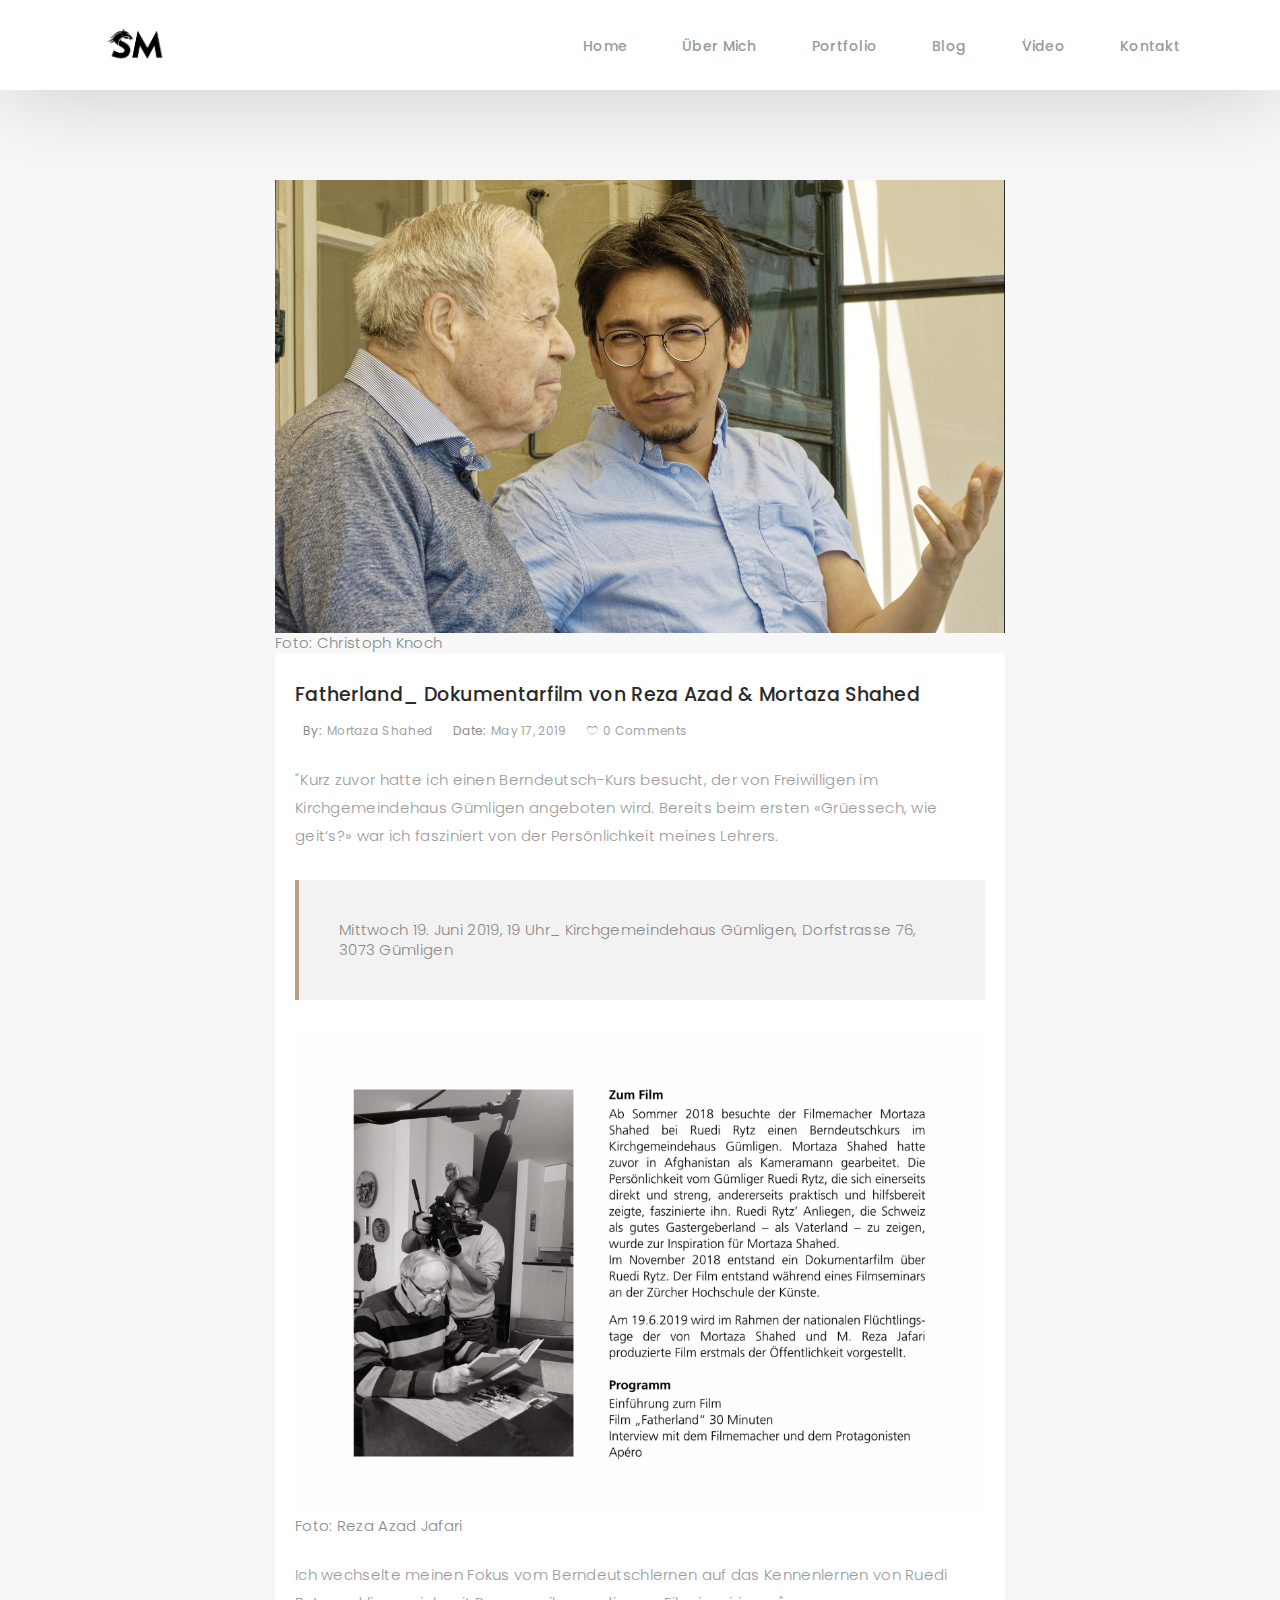
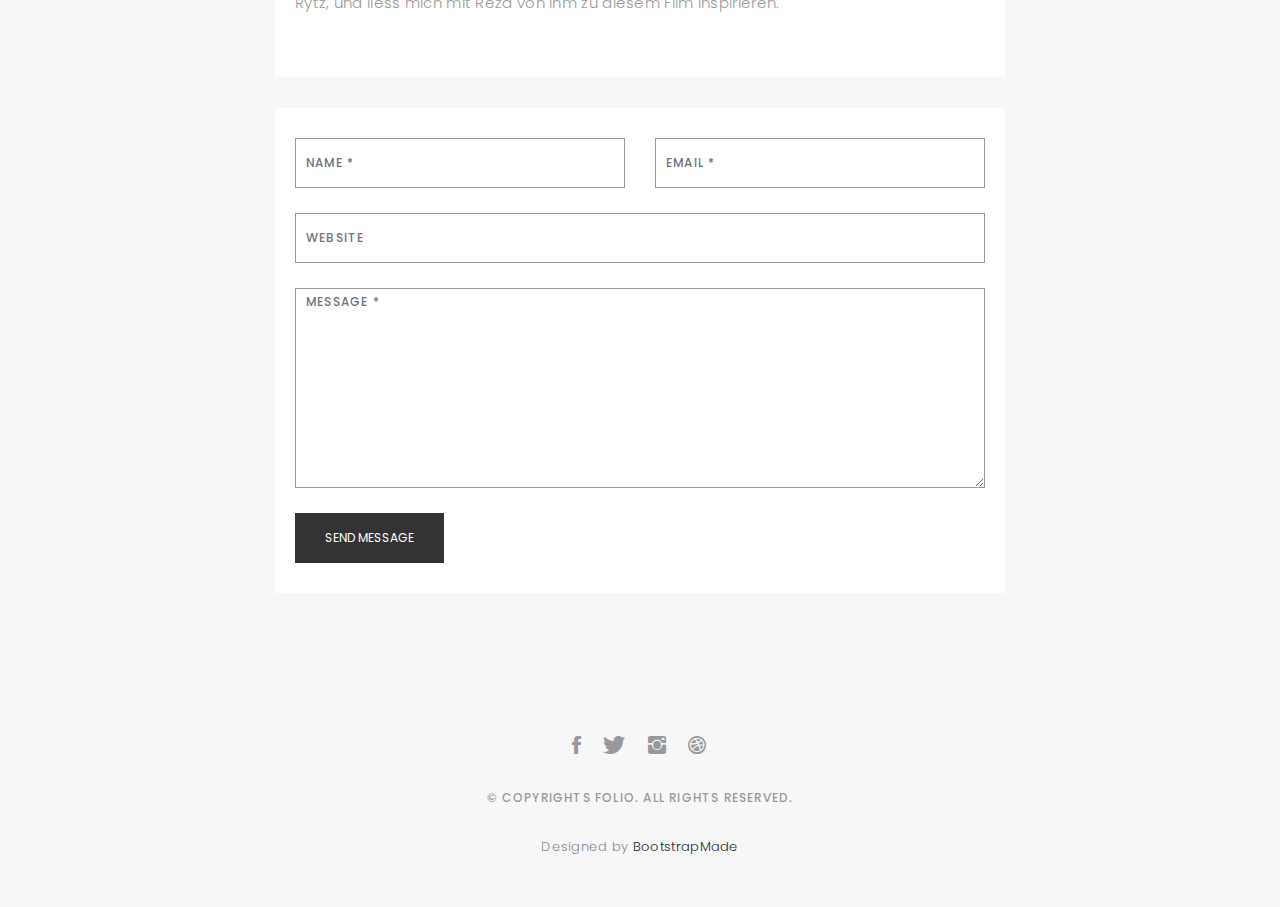
<file: fatherland.html>
<!DOCTYPE html>
<html lang="en">

<head>
  <!-- meta -->
  <meta charset="utf-8">
  <meta content="width=device-width, initial-scale=1.0" name="viewport">

  <title>Mortaza Shahed</title>
  <meta content="" name="keywords">
  <meta content="" name="description">

  <!-- Google Fonts -->
  <link href="https://fonts.googleapis.com/css?family=Poppins:300,300i,400,400i,500,500i,600,600i,700,700i|Playfair+Display:400,400i,700,700i,900,900i" rel="stylesheet">

  <!-- Bootstrap CSS File -->
  <link href="lib/bootstrap/css/bootstrap.min.css" rel="stylesheet">

  <!-- Libraries CSS Files -->
  <link href="lib/ionicons/css/ionicons.min.css" rel="stylesheet">
  <link href="lib/owlcarousel/assets/owl.carousel.min.css" rel="stylesheet">
  <link href="lib/magnific-popup/magnific-popup.css" rel="stylesheet">
  <link href="lib/hover/hover.min.css" rel="stylesheet">

  <!-- Blog Stylesheet File -->
  <link href="css/blog.css" rel="stylesheet">

  <!-- Main Stylesheet File -->
  <link href="css/style.css" rel="stylesheet">

  <!-- Responsive css -->
  <link href="css/responsive.css" rel="stylesheet">

  <!-- Favicon -->
  <link rel="shortcut icon" href="images/favicon.png">

  <!-- =======================================================
    Theme Name: Folio
    Theme URL: https://bootstrapmade.com/folio-bootstrap-portfolio-template/
    Author: BootstrapMade.com
    Author URL: https://bootstrapmade.com
  ======================================================= -->
</head>

<body>

  <!-- start section navbar -->
  <nav id="main-nav-subpage" class="subpage-nav">
    <div class="row">
      <div class="container">

        <div class="logo">
          <a href="index.html"><img src="images/Logo/sm.png" alt="logo"></a>
        </div>

        <div class="responsive"><i data-icon="m" class="ion-navicon-round"></i></div>

        <ul class="nav-menu list-unstyled">
          <li><a href="index.html" class="smoothScroll">Home</a></li>
          <li><a href="index.html #about" class="smoothScroll">Über mich</a></li>
          <li><a href="index.html #portfolio" class="smoothScroll">Portfolio</a></li>
          <li><a href="index.html #journal" class="smoothScroll">Blog</a></li>
          <li><a href="index.html #video" class="smoothScroll">ٰVideo</a></li>
          <li><a href="index.html #contact" class="smoothScroll">Kontakt</a></li>
        </ul>
      </div>
    </div>
  </nav>
  <!-- End section navbar -->
  <!-- start section main content -->
  <div class="main-content paddsection">
    <div class="container">
      <div class="row justify-content-center">
        <div class="col-md-8 col-md-offset-2">
          <div class="row">
            <div class="container-main single-main">
              <div class="col-md-12">
                <div class="block-main mb-30">
                  <img src="images/fatherland2.jpg" class="img-responsive" alt="reviews2">
                  <figcaption>Foto: Christoph Knoch</figcaption>
                  <div class="content-main single-post padDiv">
                    <div class="journal-txt">
                      <h4><a href="#">Fatherland_ Dokumentarfilm von Reza Azad & Mortaza Shahed</a></h4>
                    </div>
                    <div class="post-meta">
                      <ul class="list-unstyled mb-0">
                        <li class="author">by:<a href="#">Mortaza Shahed</a></li>
                        <li class="date">date:<a href="#">May 17, 2019</a></li>
                        <li class="commont"><i class="ion-ios-heart-outline"></i><a href="#">0 Comments</a></li>
                      </ul>
                    </div>
                    <p class="mb-30">"Kurz zuvor hatte ich einen Berndeutsch-Kurs besucht, der von Freiwilligen im Kirchgemeindehaus Gümligen angeboten wird. Bereits beim ersten «Grüessech, wie geit‘s?» war ich fasziniert von der Persönlichkeit meines Lehrers.</p>
                    <blockquote>Mittwoch 19. Juni 2019, 19 Uhr_ Kirchgemeindehaus Gümligen, Dorfstrasse 76, 3073 Gümligen</blockquote>
                    <img src="images/fatherland1.jpg" class="img-responsive" alt="reviews2">
                    <figcaption>Foto: Reza Azad Jafari</figcaption>
                    <p class="mb-30">Ich wechselte meinen Fokus vom Berndeutschlernen auf das Kennenlernen von Ruedi Rytz, und liess mich mit Reza von ihm zu diesem Film inspirieren."</p>
                    
                  </div>
                </div>
              </div>
              <div class="col-md-12">
                </div>
              </div>
              <div class="col-lg-12">
                <div class="cmt padDiv">
                  <form id="comment-form" method="post" action="" role="form">
                    <div class="row">
                        <div class="col-lg-6">
                          <div class="form-group">
                            <input id="form_name" type="text" name="name" class="form-control" placeholder="Name *" required="required">
                          </div>
                        </div>
                        <div class="col-lg-6">
                          <div class="form-group">
                            <input id="form_email" type="email" name="email" class="form-control" placeholder="email *" required="required">
                          </div>
                        </div>
                        <div class="col-md-12">
                          <div class="form-group">
                            <input id="form_name" type="text" name="website" class="form-control" placeholder="Website">
                          </div>
                        </div>
                        <div class="col-lg-12">
                          <div class="form-group">
                            <textarea id="form_message" name="message" class="form-control" placeholder="Message *" style="height: 200px;" required="required"></textarea>
                          </div>
                        </div>
                        <div class="col-lg-12">
                          <input type="submit" class="btn btn-defeault btn-send" value="Send message">
                        </div>
                    </div>
                  </form>
                </div>
              </div>
            </div>
          </div>
        </div>
      </div>
    </div>
  </div>
  <!--  </div> -->
  <!-- start section main content -->

  <!-- start section footer -->
  <div id="footer" class="text-center">
    <div class="container">
      <div class="socials-media text-center">

        <ul class="list-unstyled">
          <li><a href="https://www.facebook.com/mortaza.shahed" target="_blank"><i class="ion-social-facebook"></i></a></li>
          <li><a href="https://twitter.com/shahed1018" target="_blank"><i class="ion-social-twitter"></i></a></li>
          <li><a href="https://www.instagram.com/mortaza.shahed/" target="_blank" ><i class="ion-social-instagram"></i></a></li>
          <li><a href="#"><i class="ion-social-dribbble"></i></a></li>
        </ul>

      </div>

      <p>&copy; Copyrights Folio. All rights reserved.</p>

      <div class="credits">
        <!--
          All the links in the footer should remain intact.
          You can delete the links only if you purchased the pro version.
          Licensing information: https://bootstrapmade.com/license/
          Purchase the pro version with working PHP/AJAX contact form: https://bootstrapmade.com/buy/?theme=Folio
        -->
        Designed by <a href="https://bootstrapmade.com/">BootstrapMade</a>
      </div>

    </div>
  </div>
  <!-- End section footer -->

  <!-- JavaScript Libraries -->
  <script src="lib/jquery/jquery.min.js"></script>
  <script src="lib/jquery/jquery-migrate.min.js"></script>
  <script src="lib/bootstrap/js/bootstrap.bundle.min.js"></script>
  <script src="lib/typed/typed.js"></script>
  <script src="lib/owlcarousel/owl.carousel.min.js"></script>
  <script src="lib/magnific-popup/magnific-popup.min.js"></script>
  <script src="lib/isotope/isotope.pkgd.min.js"></script>

  <!-- Contact Form JavaScript File -->
  <script src="contactform/contactform.js"></script>

  <!-- Template Main Javascript File -->
  <script src="js/main.js"></script>

</body>

</html>
</file>
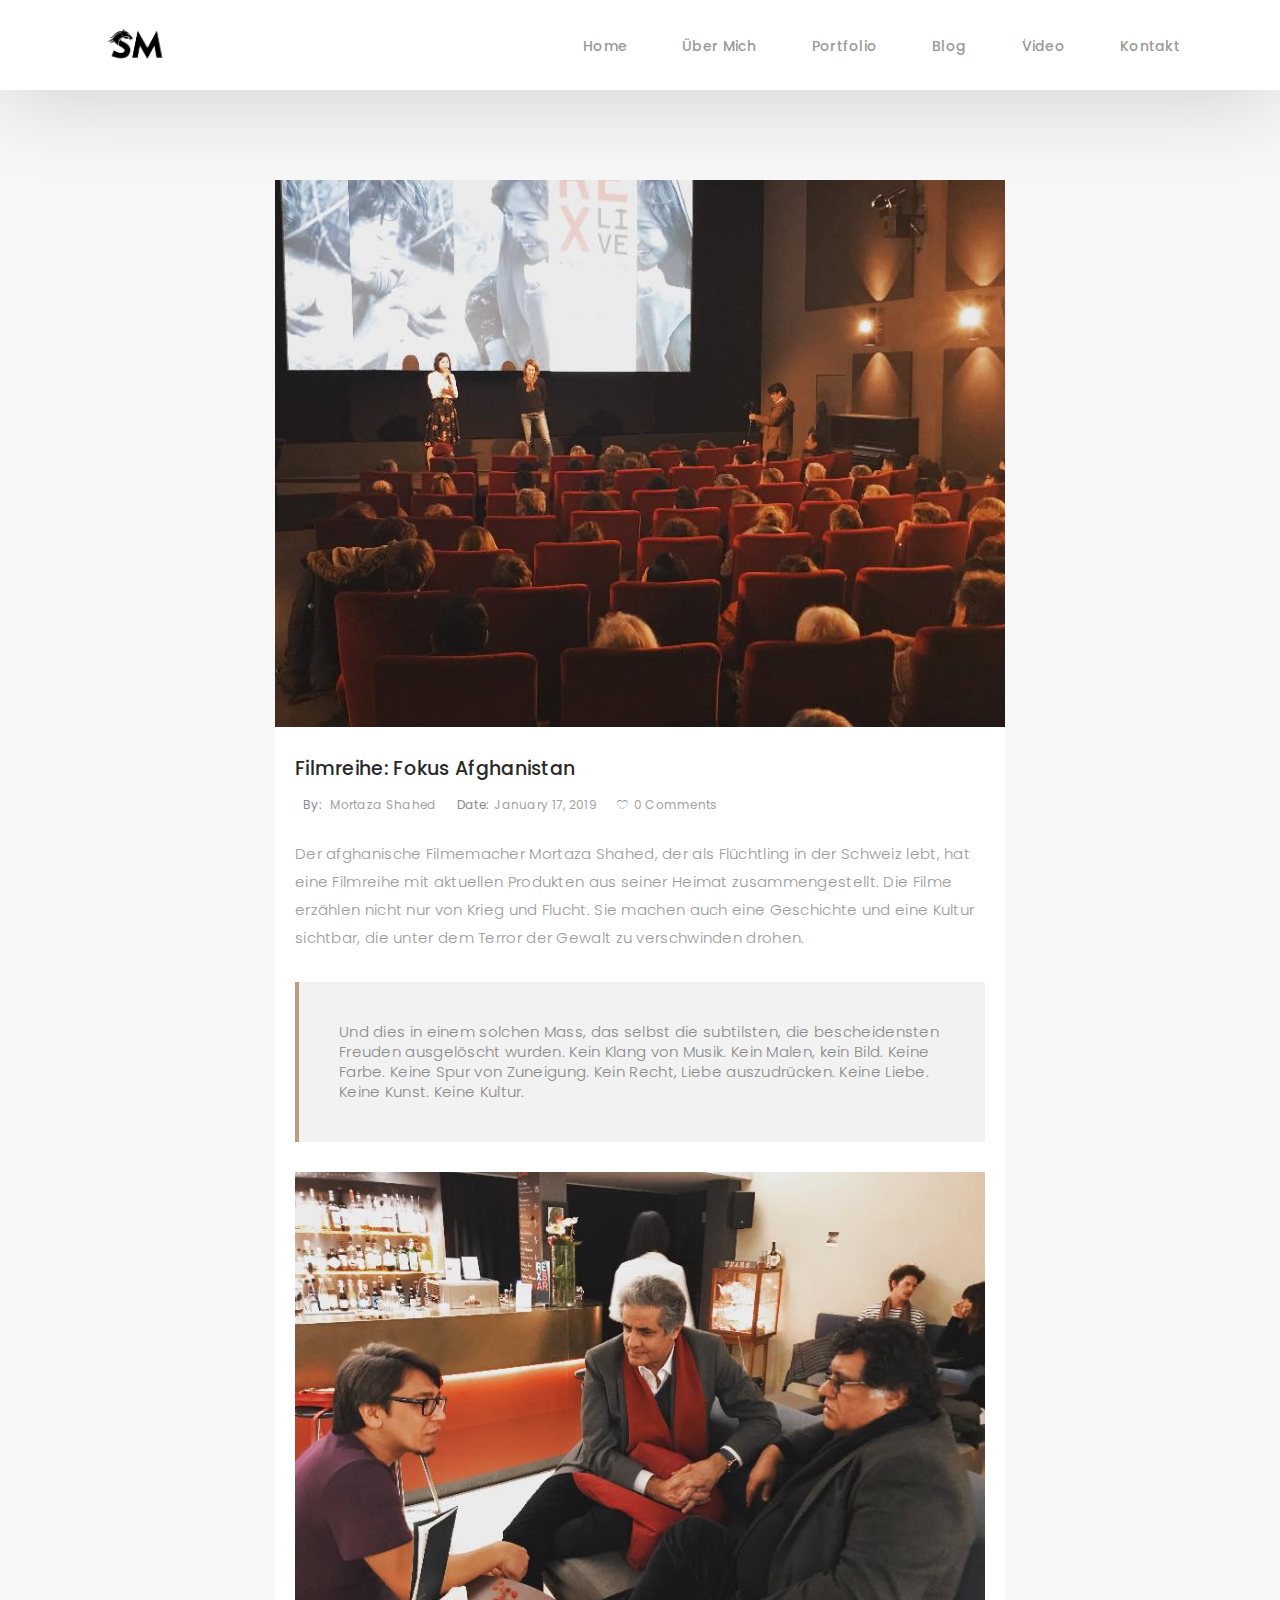
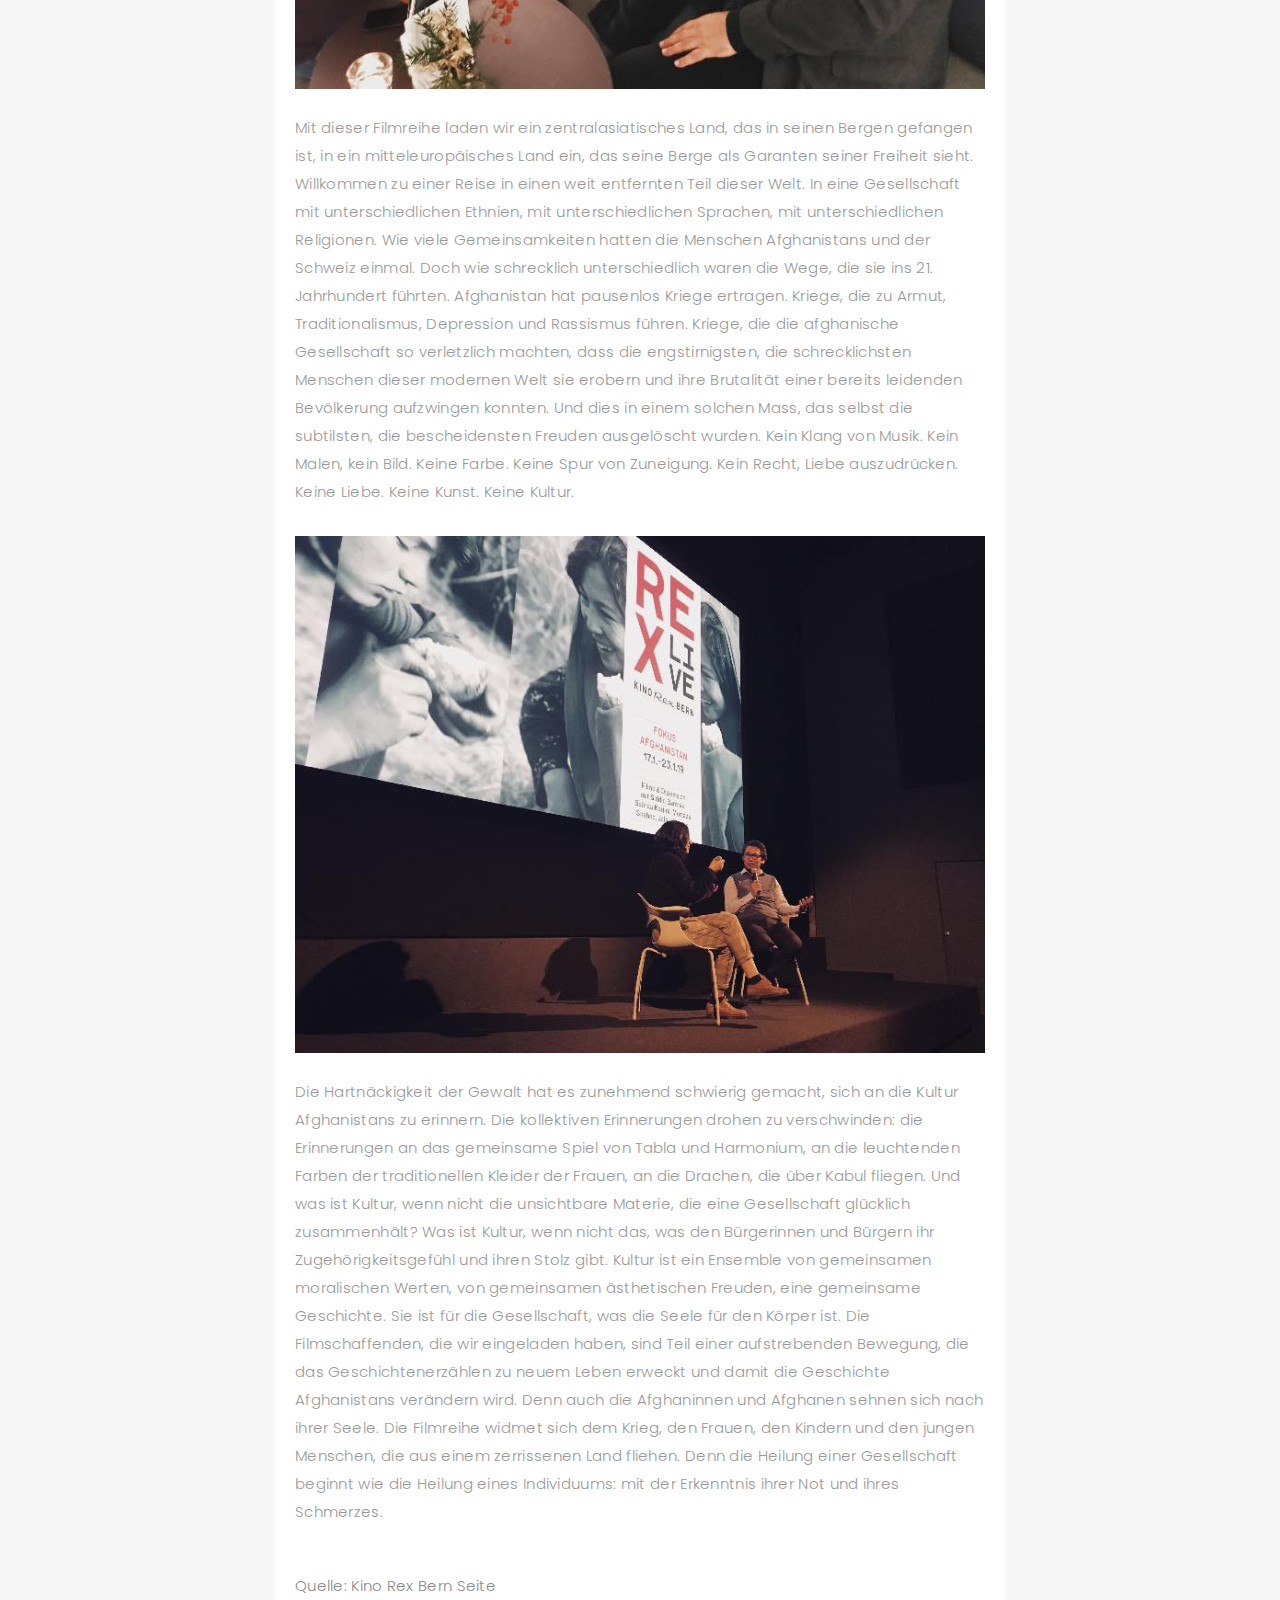
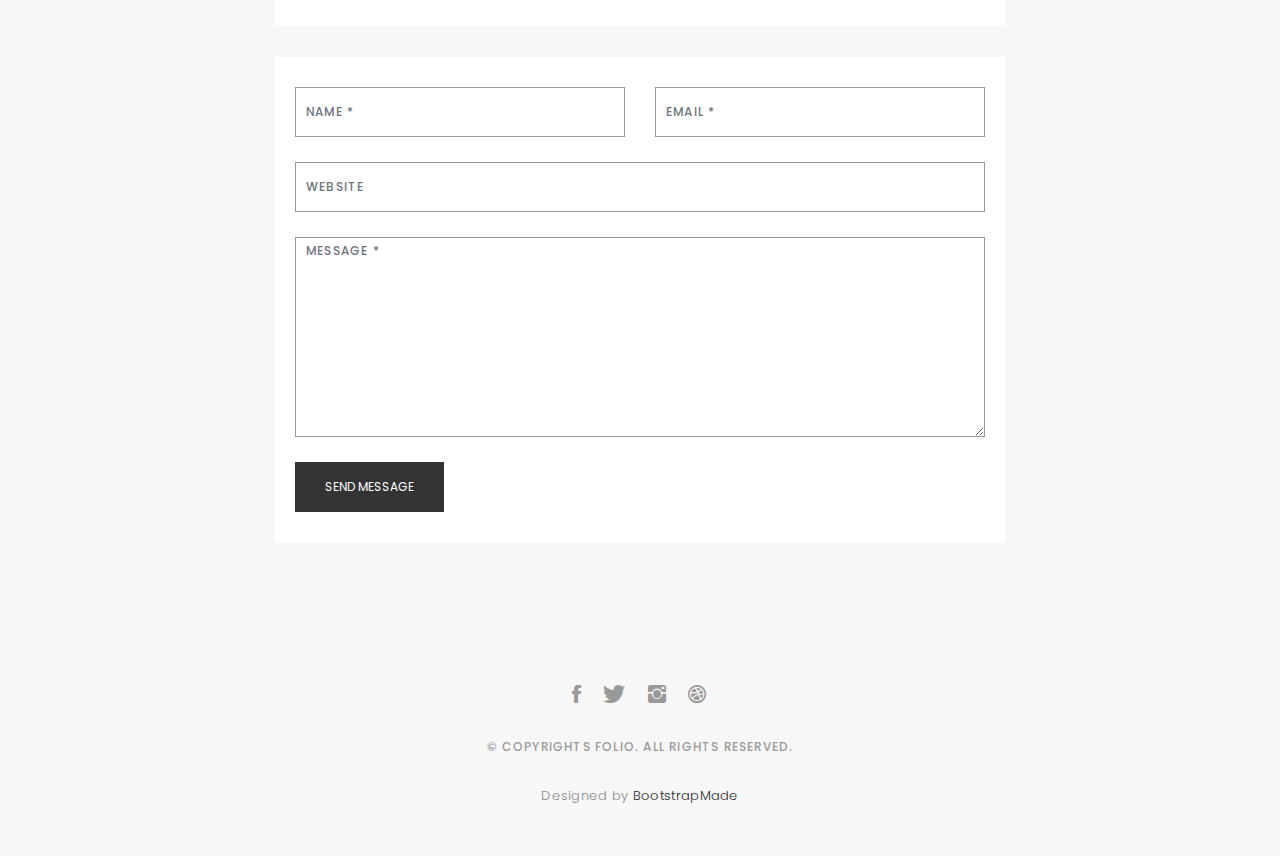
<file: fokusafg.html>
<!DOCTYPE html>
<html lang="en">

<head>
  <!-- meta -->
  <meta charset="utf-8">
  <meta content="width=device-width, initial-scale=1.0" name="viewport">

  <title>Mortaza Shahed</title>
  <meta content="" name="keywords">
  <meta content="" name="description">

  <!-- Google Fonts -->
  <link href="https://fonts.googleapis.com/css?family=Poppins:300,300i,400,400i,500,500i,600,600i,700,700i|Playfair+Display:400,400i,700,700i,900,900i" rel="stylesheet">

  <!-- Bootstrap CSS File -->
  <link href="lib/bootstrap/css/bootstrap.min.css" rel="stylesheet">

  <!-- Libraries CSS Files -->
  <link href="lib/ionicons/css/ionicons.min.css" rel="stylesheet">
  <link href="lib/owlcarousel/assets/owl.carousel.min.css" rel="stylesheet">
  <link href="lib/magnific-popup/magnific-popup.css" rel="stylesheet">
  <link href="lib/hover/hover.min.css" rel="stylesheet">

  <!-- Blog Stylesheet File -->
  <link href="css/blog.css" rel="stylesheet">

  <!-- Main Stylesheet File -->
  <link href="css/style.css" rel="stylesheet">

  <!-- Responsive css -->
  <link href="css/responsive.css" rel="stylesheet">

  <!-- Favicon -->
  <link rel="shortcut icon" href="images/favicon.png">

  <!-- =======================================================
    Theme Name: Folio
    Theme URL: https://bootstrapmade.com/folio-bootstrap-portfolio-template/
    Author: BootstrapMade.com
    Author URL: https://bootstrapmade.com
  ======================================================= -->
</head>

<body>

  <!-- start section navbar -->
  <nav id="main-nav-subpage" class="subpage-nav">
    <div class="row">
      <div class="container">

        <div class="logo">
          <a href="index.html"><img src="images/Logo/sm.png" alt="logo"></a>
        </div>

        <div class="responsive"><i data-icon="m" class="ion-navicon-round"></i></div>

        <ul class="nav-menu list-unstyled">
          <li><a href="index.html" class="smoothScroll">Home</a></li>
          <li><a href="index.html #about" class="smoothScroll">Über mich</a></li>
          <li><a href="index.html #portfolio" class="smoothScroll">Portfolio</a></li>
          <li><a href="index.html #journal" class="smoothScroll">Blog</a></li>
          <li><a href="index.html #video" class="smoothScroll">ٰVideo</a></li>
          <li><a href="index.html #contact" class="smoothScroll">Kontakt</a></li>
        </ul>
      </div>
    </div>
  </nav>
  <!-- End section navbar -->
  <!-- start section main content -->
  <div class="main-content paddsection">
    <div class="container">
      <div class="row justify-content-center">
        <div class="col-md-8 col-md-offset-2">
          <div class="row">
            <div class="container-main single-main">
              <div class="col-md-12">
                <div class="block-main mb-30">
                  <img src="images/fokusafg4.jpg" class="img-responsive" alt="reviews2">
                  <figcaption></figcaption>
                  <div class="content-main single-post padDiv">
                    <div class="journal-txt">
                      <h4><a href="#">Filmreihe: Fokus Afghanistan</a></h4>
                    </div>
                    <div class="post-meta">
                      <ul class="list-unstyled mb-0">
                        <li class="author">by: <a href="#">Mortaza Shahed</a></li>
                        <li class="date">date:<a href="#">January 17, 2019</a></li>
                        <li class="commont"><i class="ion-ios-heart-outline"></i><a href="#">0 Comments</a></li>
                      </ul>
                    </div>
                    <p class="mb-30">Der afghanische Filmemacher Mortaza Shahed, der als Flüchtling in der Schweiz lebt, hat eine Filmreihe mit aktuellen Produkten aus seiner Heimat zusammengestellt. Die Filme erzählen nicht nur von Krieg und Flucht. Sie machen auch eine Geschichte und eine Kultur sichtbar, die unter dem Terror der Gewalt zu verschwinden drohen.</p>
                    <blockquote>Und dies in einem solchen Mass, das selbst die subtilsten, die bescheidensten Freuden ausgelöscht wurden. Kein Klang von Musik. Kein Malen, kein Bild. Keine Farbe. Keine Spur von Zuneigung. Kein Recht, Liebe auszudrücken.
                        Keine Liebe.
                        Keine Kunst.
                        Keine Kultur.</blockquote>
                    <img src="images/fokusafg2.jpg" class="img-responsive" alt="reviews2">
                    <figcaption></figcaption>
                    <p class="mb-30">Mit dieser Filmreihe laden wir ein zentralasiatisches Land, das in seinen Bergen gefangen ist, in ein mitteleuropäisches Land ein, das seine Berge als Garanten seiner Freiheit sieht. Willkommen zu einer Reise in einen weit entfernten Teil dieser Welt. In eine Gesellschaft mit unterschiedlichen Ethnien, mit unterschiedlichen Sprachen, mit unterschiedlichen Religionen. Wie viele Gemeinsamkeiten hatten die Menschen Afghanistans und der Schweiz einmal. Doch wie schrecklich unterschiedlich waren die Wege, die sie ins 21. Jahrhundert führten.

                        Afghanistan hat pausenlos Kriege ertragen. Kriege, die zu Armut, Traditionalismus, Depression und Rassismus führen. Kriege, die die afghanische Gesellschaft so verletzlich machten, dass die engstirnigsten, die schrecklichsten Menschen dieser modernen Welt sie erobern und ihre Brutalität einer bereits leidenden Bevölkerung aufzwingen konnten. Und dies in einem solchen Mass, das selbst die subtilsten, die bescheidensten Freuden ausgelöscht wurden. Kein Klang von Musik. Kein Malen, kein Bild. Keine Farbe. Keine Spur von Zuneigung. Kein Recht, Liebe auszudrücken.
                        Keine Liebe.
                        Keine Kunst.
                        Keine Kultur.</p>
                        <img src="images/fokusafg3.jpg" class="img-responsive" alt="reviews2">
                        <p class="mb-30">Die Hartnäckigkeit der Gewalt hat es zunehmend schwierig gemacht, sich an die Kultur Afghanistans zu erinnern. Die kollektiven Erinnerungen drohen zu verschwinden: die Erinnerungen an das gemeinsame Spiel von Tabla und Harmonium, an die leuchtenden Farben der traditionellen Kleider der Frauen, an die Drachen, die über Kabul fliegen.

                            Und was ist Kultur, wenn nicht die unsichtbare Materie, die eine Gesellschaft glücklich zusammenhält? Was ist Kultur, wenn nicht das, was den Bürgerinnen und Bürgern ihr Zugehörigkeitsgefühl und ihren Stolz gibt. Kultur ist ein Ensemble von gemeinsamen moralischen Werten, von gemeinsamen ästhetischen Freuden, eine gemeinsame Geschichte. Sie ist für die Gesellschaft, was die Seele für den Körper ist.
                            
                            Die Filmschaffenden, die wir eingeladen haben, sind Teil einer aufstrebenden Bewegung, die das Geschichtenerzählen zu neuem Leben erweckt und damit die Geschichte Afghanistans verändern wird. Denn auch die Afghaninnen und Afghanen sehnen sich nach ihrer Seele.
                            
                            Die Filmreihe widmet sich dem Krieg, den Frauen, den Kindern und den jungen Menschen, die aus einem zerrissenen Land fliehen.
                            
                            Denn die Heilung einer Gesellschaft beginnt wie die Heilung eines Individuums: mit der Erkenntnis ihrer Not und ihres Schmerzes.</p> <br> Quelle: Kino Rex Bern Seite
                    </div>
                </div>
              </div>
              <div class="col-md-12">
                </div>
              </div>
              <div class="col-lg-12">
                <div class="cmt padDiv">
                  <form id="comment-form" method="post" action="" role="form">
                    <div class="row">
                        <div class="col-lg-6">
                          <div class="form-group">
                            <input id="form_name" type="text" name="name" class="form-control" placeholder="Name *" required="required">
                          </div>
                        </div>
                        <div class="col-lg-6">
                          <div class="form-group">
                            <input id="form_email" type="email" name="email" class="form-control" placeholder="email *" required="required">
                          </div>
                        </div>
                        <div class="col-md-12">
                          <div class="form-group">
                            <input id="form_name" type="text" name="website" class="form-control" placeholder="Website">
                          </div>
                        </div>
                        <div class="col-lg-12">
                          <div class="form-group">
                            <textarea id="form_message" name="message" class="form-control" placeholder="Message *" style="height: 200px;" required="required"></textarea>
                          </div>
                        </div>
                        <div class="col-lg-12">
                          <input type="submit" class="btn btn-defeault btn-send" value="Send message">
                        </div>
                    </div>
                  </form>
                </div>
              </div>
            </div>
          </div>
        </div>
      </div>
    </div>
  </div>
  <!--  </div> -->
  <!-- start section main content -->

  <!-- start section footer -->
  <div id="footer" class="text-center">
    <div class="container">
      <div class="socials-media text-center">

        <ul class="list-unstyled">
          <li><a href="https://www.facebook.com/mortaza.shahed" target="_blank"><i class="ion-social-facebook"></i></a></li>
          <li><a href="https://twitter.com/shahed1018" target="_blank"><i class="ion-social-twitter"></i></a></li>
          <li><a href="https://www.instagram.com/mortaza.shahed/" target="_blank" ><i class="ion-social-instagram"></i></a></li>
          <li><a href="#"><i class="ion-social-dribbble"></i></a></li>
        </ul>

      </div>

      <p>&copy; Copyrights Folio. All rights reserved.</p>

      <div class="credits">
        <!--
          All the links in the footer should remain intact.
          You can delete the links only if you purchased the pro version.
          Licensing information: https://bootstrapmade.com/license/
          Purchase the pro version with working PHP/AJAX contact form: https://bootstrapmade.com/buy/?theme=Folio
        -->
        Designed by <a href="https://bootstrapmade.com/">BootstrapMade</a>
      </div>

    </div>
  </div>
  <!-- End section footer -->

  <!-- JavaScript Libraries -->
  <script src="lib/jquery/jquery.min.js"></script>
  <script src="lib/jquery/jquery-migrate.min.js"></script>
  <script src="lib/bootstrap/js/bootstrap.bundle.min.js"></script>
  <script src="lib/typed/typed.js"></script>
  <script src="lib/owlcarousel/owl.carousel.min.js"></script>
  <script src="lib/magnific-popup/magnific-popup.min.js"></script>
  <script src="lib/isotope/isotope.pkgd.min.js"></script>

  <!-- Contact Form JavaScript File -->
  <script src="contactform/contactform.js"></script>

  <!-- Template Main Javascript File -->
  <script src="js/main.js"></script>

</body>

</html>
</file>
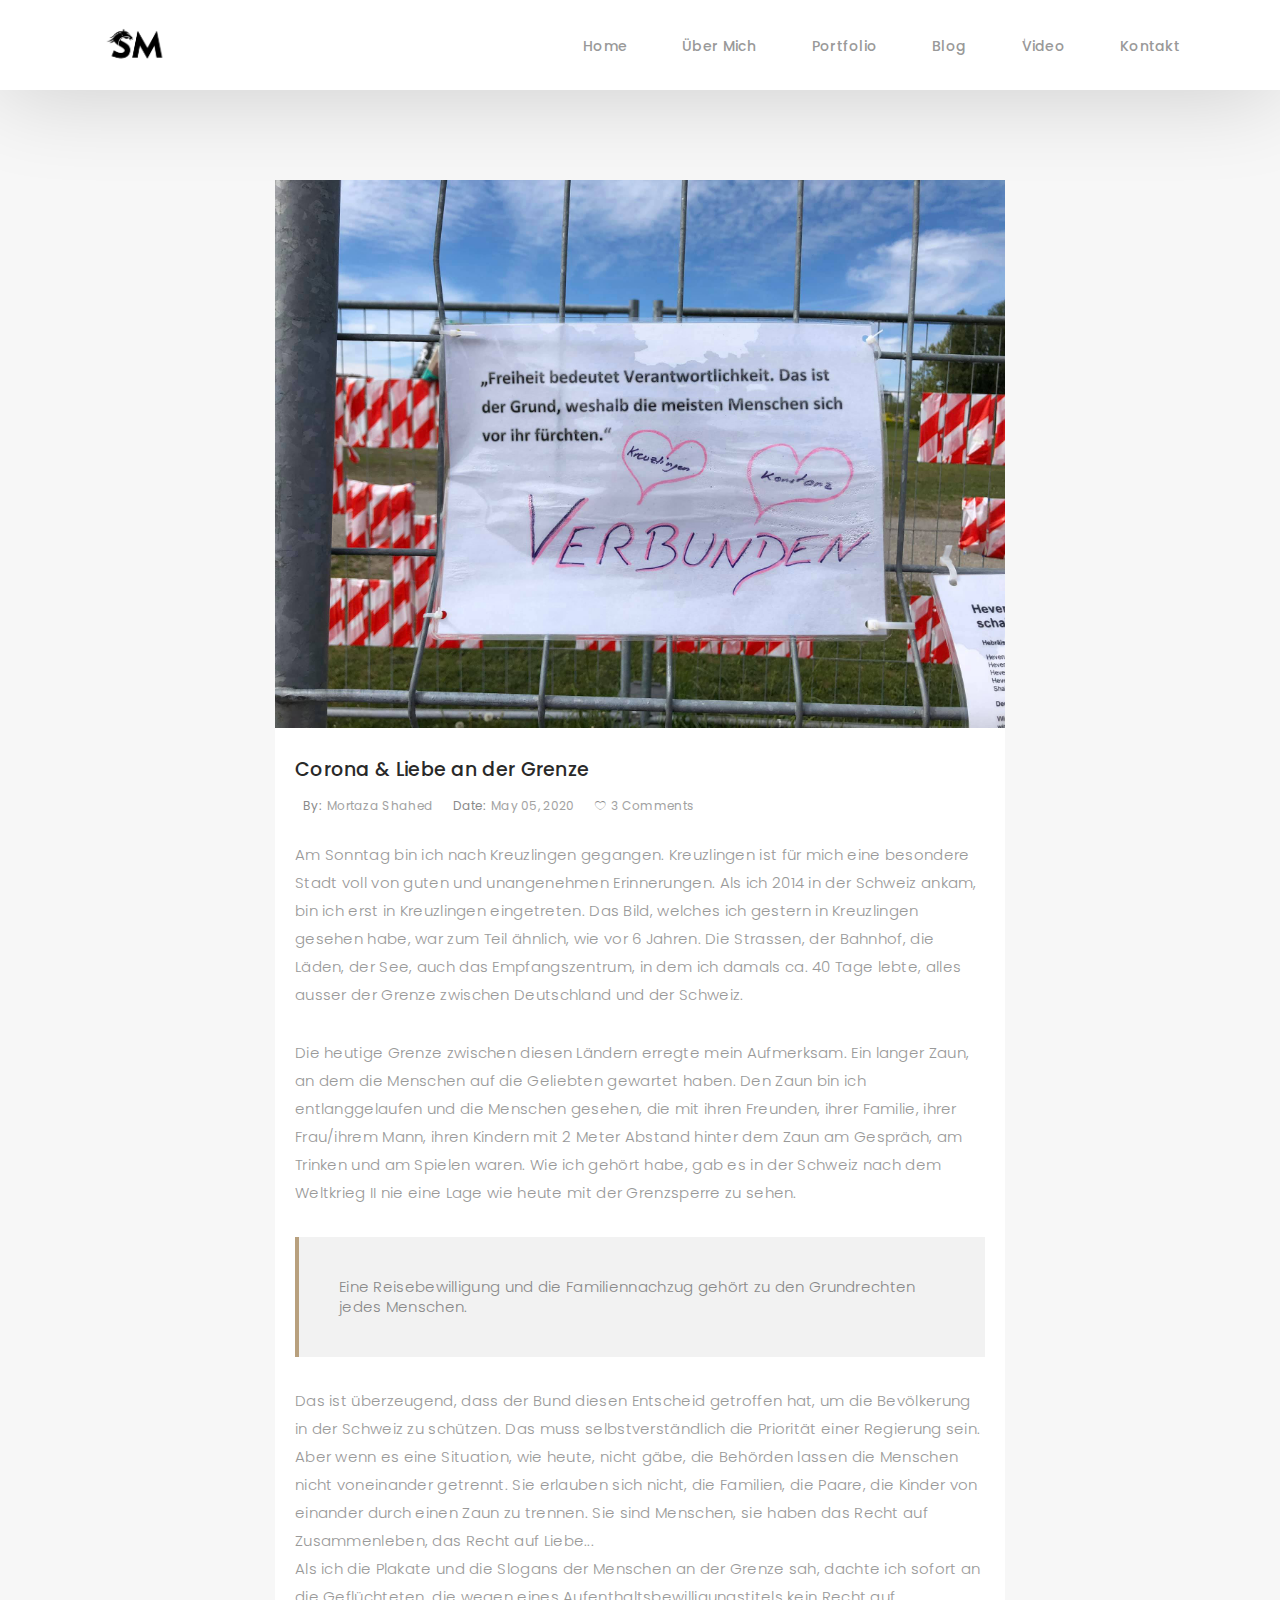
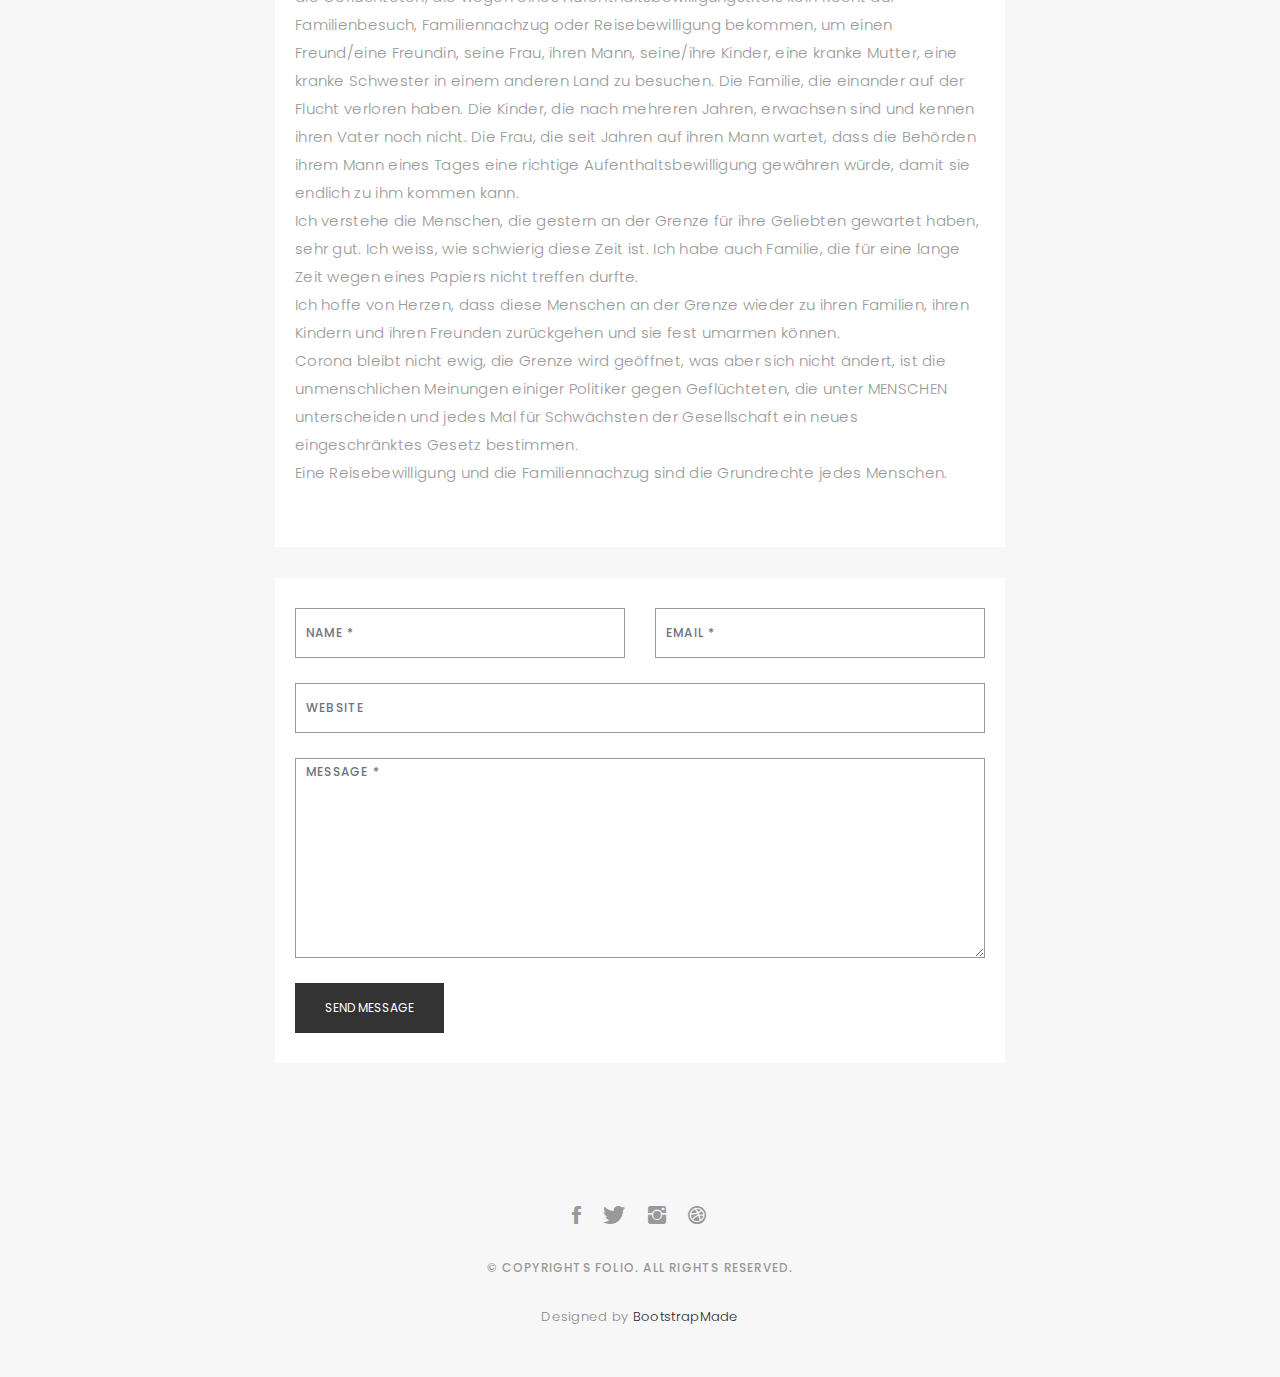
<file: grenze.html>
<!DOCTYPE html>
<html lang="en">

<head>
  <!-- meta -->
  <meta charset="utf-8">
  <meta content="width=device-width, initial-scale=1.0" name="viewport">

  <title>Mortaza Shahed</title>
  <meta content="" name="keywords">
  <meta content="" name="description">

  <!-- Google Fonts -->
  <link href="https://fonts.googleapis.com/css?family=Poppins:300,300i,400,400i,500,500i,600,600i,700,700i|Playfair+Display:400,400i,700,700i,900,900i" rel="stylesheet">

  <!-- Bootstrap CSS File -->
  <link href="lib/bootstrap/css/bootstrap.min.css" rel="stylesheet">

  <!-- Libraries CSS Files -->
  <link href="lib/ionicons/css/ionicons.min.css" rel="stylesheet">
  <link href="lib/owlcarousel/assets/owl.carousel.min.css" rel="stylesheet">
  <link href="lib/magnific-popup/magnific-popup.css" rel="stylesheet">
  <link href="lib/hover/hover.min.css" rel="stylesheet">

  <!-- Blog Stylesheet File -->
  <link href="css/blog.css" rel="stylesheet">

  <!-- Main Stylesheet File -->
  <link href="css/style.css" rel="stylesheet">

  <!-- Responsive css -->
  <link href="css/responsive.css" rel="stylesheet">

  <!-- Favicon -->
  <link rel="shortcut icon" href="images/favicon.png">

  <!-- =======================================================
    Theme Name: Folio
    Theme URL: https://bootstrapmade.com/folio-bootstrap-portfolio-template/
    Author: BootstrapMade.com
    Author URL: https://bootstrapmade.com
  ======================================================= -->
</head>

<body>

  <!-- start section navbar -->
  <nav id="main-nav-subpage" class="subpage-nav">
    <div class="row">
      <div class="container">

        <div class="logo">
          <a href="index.html"><img src="images/Logo/sm.png" alt="logo"></a>
        </div>

        <div class="responsive"><i data-icon="m" class="ion-navicon-round"></i></div>

        <ul class="nav-menu list-unstyled">
          <li><a href="index.html" class="smoothScroll">Home</a></li>
          <li><a href="index.html #about" class="smoothScroll">Über mich</a></li>
          <li><a href="index.html #portfolio" class="smoothScroll">Portfolio</a></li>
          <li><a href="index.html #journal" class="smoothScroll">Blog</a></li>
          <li><a href="index.html #video" class="smoothScroll">ٰVideo</a></li>
          <li><a href="index.html #contact" class="smoothScroll">Kontakt</a></li>
        </ul>
      </div>
    </div>
  </nav>
  <!-- End section navbar -->
  <!-- start section main content -->
  <div class="main-content paddsection">
    <div class="container">
      <div class="row justify-content-center">
        <div class="col-md-8 col-md-offset-2">
          <div class="row">
            <div class="container-main single-main">
              <div class="col-md-12">
                <div class="block-main mb-30">
                  <img src="images/liebegrenze1.jpg" class="img-responsive" alt="reviews2">
                  <div class="content-main single-post padDiv">
                    <div class="journal-txt">
                      <h4><a href="#">Corona & Liebe an der Grenze</a></h4>
                    </div>
                    <div class="post-meta">
                      <ul class="list-unstyled mb-0">
                        <li class="author">by:<a href="#">Mortaza Shahed</a></li>
                        <li class="date">date:<a href="#">May 05, 2020</a></li>
                        <li class="commont"><i class="ion-ios-heart-outline"></i><a href="#">3 Comments</a></li>
                      </ul>
                    </div>
                    <p class="mb-30">Am Sonntag bin ich nach Kreuzlingen gegangen. Kreuzlingen ist für mich eine besondere Stadt voll von guten und unangenehmen Erinnerungen. Als ich 2014 in der Schweiz ankam, bin ich erst in Kreuzlingen eingetreten. 
                      Das Bild, welches ich gestern in Kreuzlingen gesehen habe, war zum Teil ähnlich, wie vor 6 Jahren. Die Strassen, der Bahnhof, die Läden, der See, auch das Empfangszentrum, in dem ich damals ca. 40 Tage lebte, alles ausser der Grenze zwischen Deutschland und der Schweiz. </p>
                    <p class="mb-30">Die heutige Grenze zwischen diesen Ländern erregte mein Aufmerksam. Ein langer Zaun, an dem die Menschen auf die Geliebten gewartet haben. Den Zaun bin ich entlanggelaufen und die Menschen gesehen, die mit ihren Freunden, ihrer Familie, ihrer Frau/ihrem Mann, ihren Kindern mit 2 Meter Abstand hinter dem Zaun am Gespräch, am Trinken und am Spielen waren. 
                      Wie ich gehört habe, gab es in der Schweiz nach dem Weltkrieg II nie eine Lage wie heute mit der Grenzsperre zu sehen. </p>
                    <blockquote>Eine Reisebewilligung und die Familiennachzug gehört zu den Grundrechten jedes Menschen. </blockquote>
                    <p class="mb-30">Das ist überzeugend, dass der Bund diesen Entscheid getroffen hat, um die Bevölkerung in der Schweiz zu schützen. Das muss selbstverständlich die Priorität einer Regierung sein. Aber wenn es eine Situation, wie heute, nicht gäbe, die Behörden lassen die Menschen nicht voneinander getrennt. Sie erlauben sich nicht, die Familien, die Paare, die Kinder von einander durch einen Zaun zu trennen. Sie sind Menschen, sie haben das Recht auf Zusammenleben, das Recht auf Liebe...<br>Als ich die Plakate und die Slogans der Menschen an der Grenze sah, dachte ich sofort an die Geflüchteten, die wegen eines Aufenthaltsbewilligungstitels kein Recht auf Familienbesuch, Familiennachzug oder Reisebewilligung bekommen, um einen Freund/eine Freundin, seine Frau, ihren Mann, seine/ihre Kinder, eine kranke Mutter, eine kranke Schwester in einem anderen Land zu besuchen. Die Familie, die einander auf der Flucht verloren haben. Die Kinder, die nach mehreren Jahren, erwachsen sind und kennen ihren Vater noch nicht. Die Frau, die seit Jahren auf ihren Mann wartet, dass die Behörden ihrem Mann eines Tages eine richtige Aufenthaltsbewilligung gewähren würde, damit sie endlich zu ihm kommen kann.<br> Ich verstehe die Menschen, die gestern an der Grenze für ihre Geliebten gewartet haben, sehr gut. Ich weiss, wie schwierig diese Zeit ist. Ich habe auch Familie, die für eine lange Zeit wegen eines Papiers nicht treffen durfte.<br>
                      Ich hoffe von Herzen, dass diese Menschen an der Grenze wieder zu ihren Familien, ihren Kindern und ihren Freunden zurückgehen und sie fest umarmen können. <br>
                      Corona bleibt nicht ewig, die Grenze wird geöffnet, was aber sich nicht ändert, ist die unmenschlichen Meinungen einiger Politiker gegen Geflüchteten, die unter MENSCHEN unterscheiden und jedes Mal für Schwächsten der Gesellschaft ein neues eingeschränktes Gesetz bestimmen.<br>
                      Eine Reisebewilligung und die Familiennachzug sind die Grundrechte jedes Menschen.</p>
                  </div>
                </div>
              </div>
              <div class="col-md-12">
                </div>
              </div>
              <div class="col-lg-12">
                <div class="cmt padDiv">
                  <form id="comment-form" method="post" action="" role="form">
                    <div class="row">
                        <div class="col-lg-6">
                          <div class="form-group">
                            <input id="form_name" type="text" name="name" class="form-control" placeholder="Name *" required="required">
                          </div>
                        </div>
                        <div class="col-lg-6">
                          <div class="form-group">
                            <input id="form_email" type="email" name="email" class="form-control" placeholder="email *" required="required">
                          </div>
                        </div>
                        <div class="col-md-12">
                          <div class="form-group">
                            <input id="form_name" type="text" name="website" class="form-control" placeholder="Website">
                          </div>
                        </div>
                        <div class="col-lg-12">
                          <div class="form-group">
                            <textarea id="form_message" name="message" class="form-control" placeholder="Message *" style="height: 200px;" required="required"></textarea>
                          </div>
                        </div>
                        <div class="col-lg-12">
                          <input type="submit" class="btn btn-defeault btn-send" value="Send message">
                        </div>
                    </div>
                  </form>
                </div>
              </div>
            </div>
          </div>
        </div>
      </div>
    </div>
  </div>
  <!--  </div> -->
  <!-- start section main content -->

  <!-- start section footer -->
  <div id="footer" class="text-center">
    <div class="container">
      <div class="socials-media text-center">

        <ul class="list-unstyled">
          <li><a href="https://www.facebook.com/mortaza.shahed" target="_blank"><i class="ion-social-facebook"></i></a></li>
          <li><a href="https://twitter.com/shahed1018" target="_blank"><i class="ion-social-twitter"></i></a></li>
          <li><a href="https://www.instagram.com/mortaza.shahed/" target="_blank" ><i class="ion-social-instagram"></i></a></li>
          <li><a href="#"><i class="ion-social-dribbble"></i></a></li>
        </ul>

      </div>

      <p>&copy; Copyrights Folio. All rights reserved.</p>

      <div class="credits">
        <!--
          All the links in the footer should remain intact.
          You can delete the links only if you purchased the pro version.
          Licensing information: https://bootstrapmade.com/license/
          Purchase the pro version with working PHP/AJAX contact form: https://bootstrapmade.com/buy/?theme=Folio
        -->
        Designed by <a href="https://bootstrapmade.com/">BootstrapMade</a>
      </div>

    </div>
  </div>
  <!-- End section footer -->

  <!-- JavaScript Libraries -->
  <script src="lib/jquery/jquery.min.js"></script>
  <script src="lib/jquery/jquery-migrate.min.js"></script>
  <script src="lib/bootstrap/js/bootstrap.bundle.min.js"></script>
  <script src="lib/typed/typed.js"></script>
  <script src="lib/owlcarousel/owl.carousel.min.js"></script>
  <script src="lib/magnific-popup/magnific-popup.min.js"></script>
  <script src="lib/isotope/isotope.pkgd.min.js"></script>

  <!-- Contact Form JavaScript File -->
  <script src="contactform/contactform.js"></script>

  <!-- Template Main Javascript File -->
  <script src="js/main.js"></script>

</body>

</html>
</file>
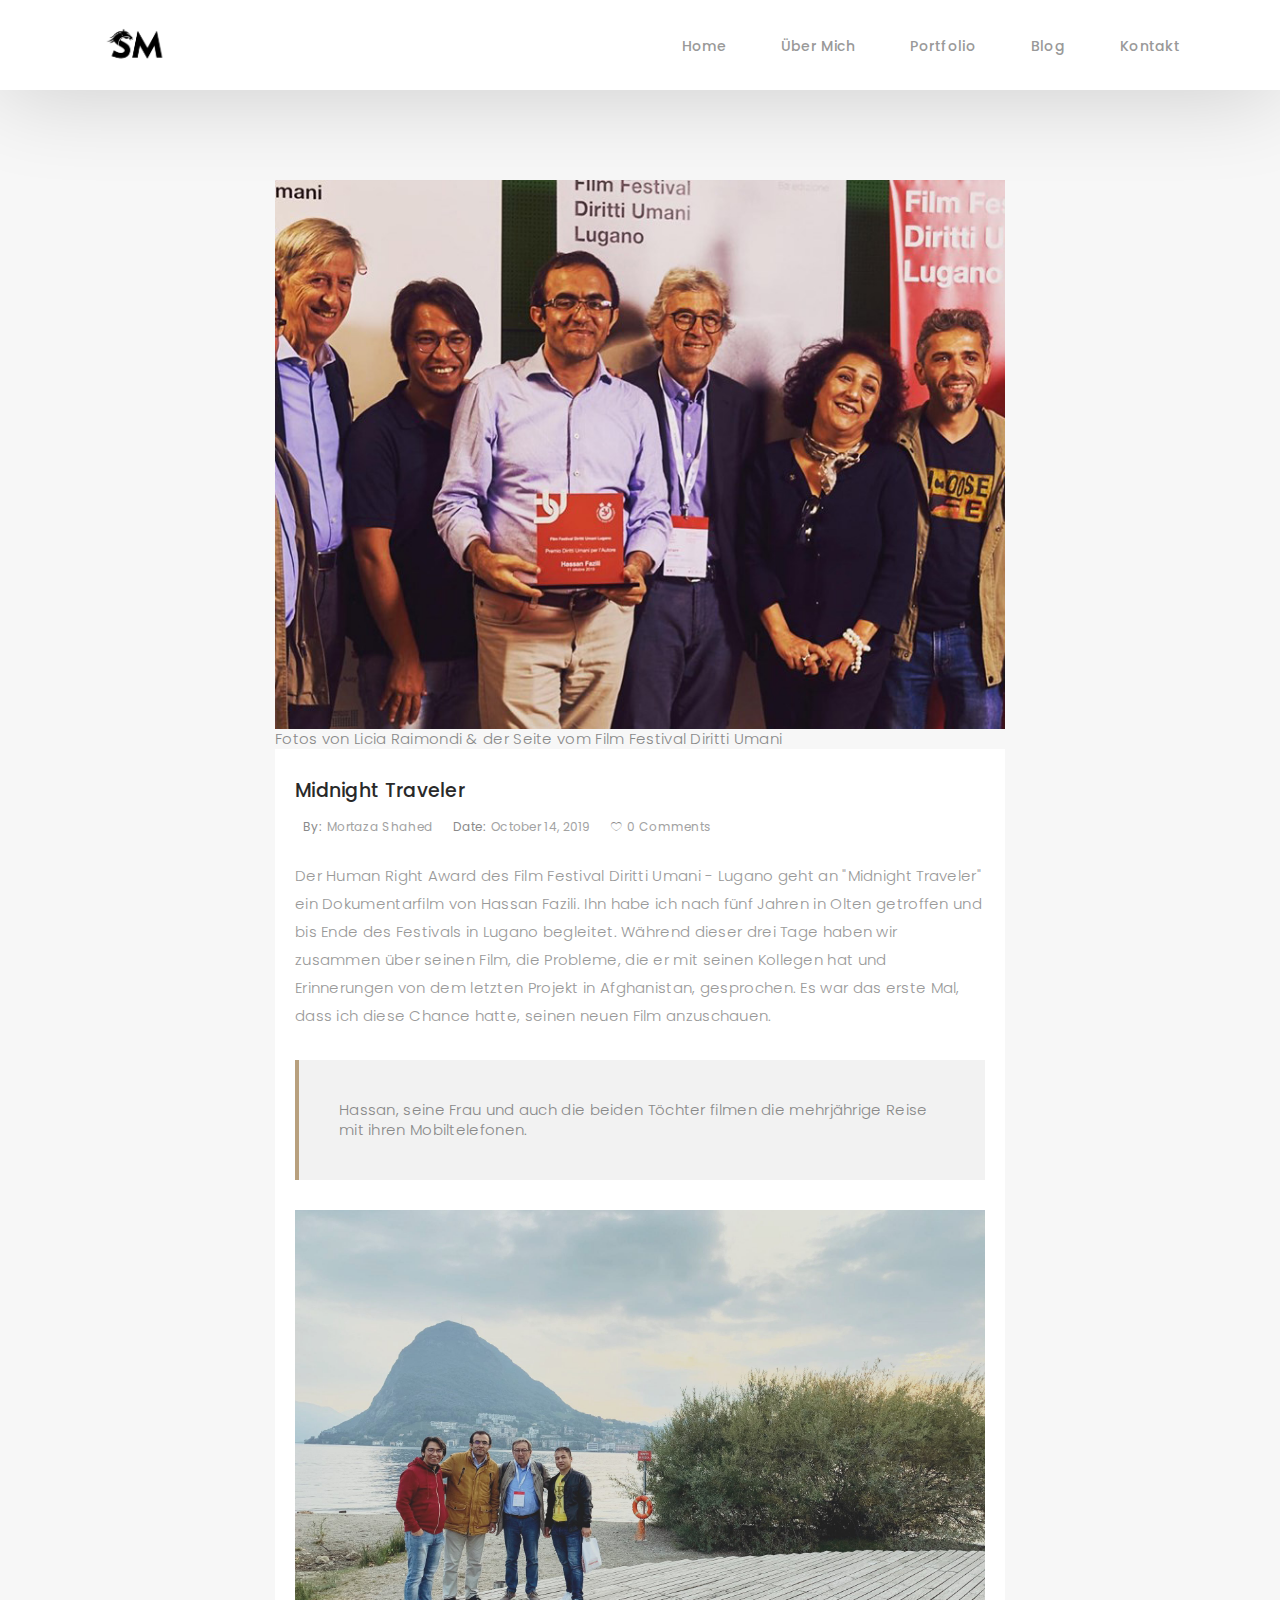
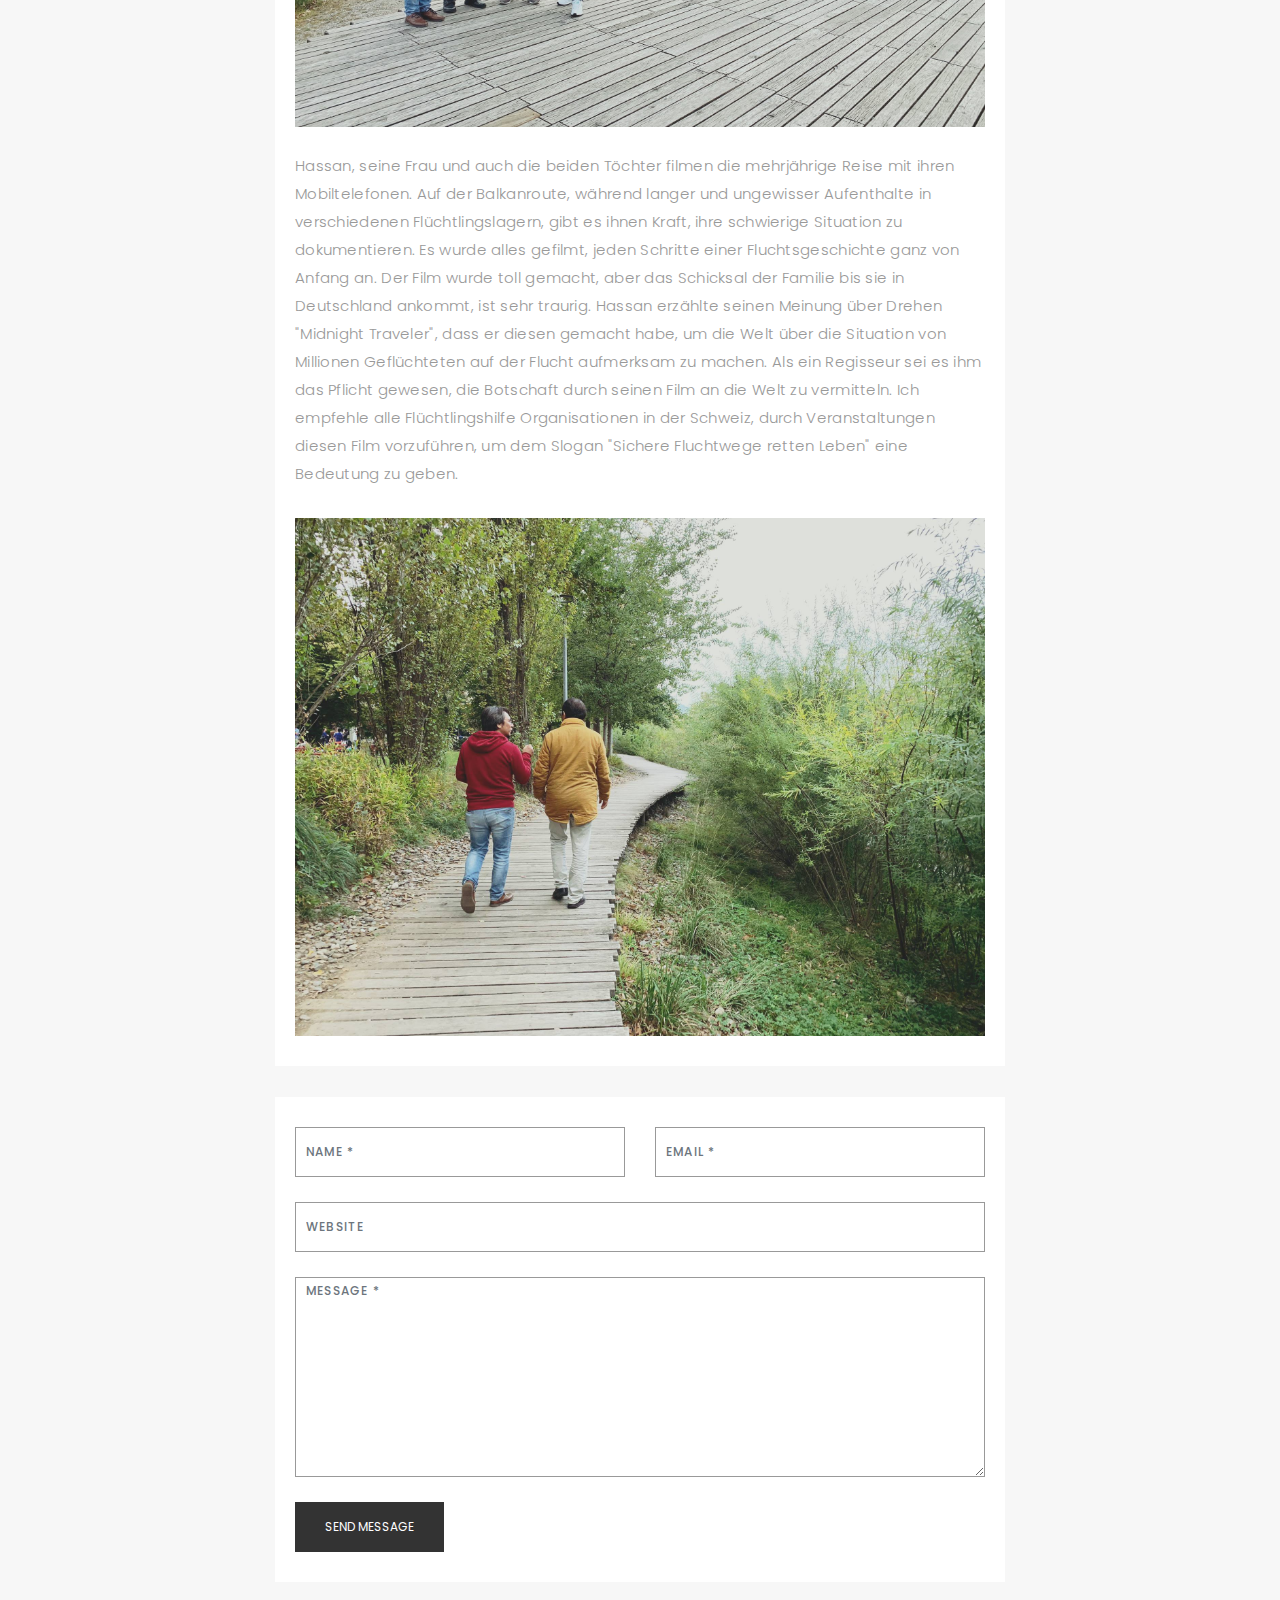
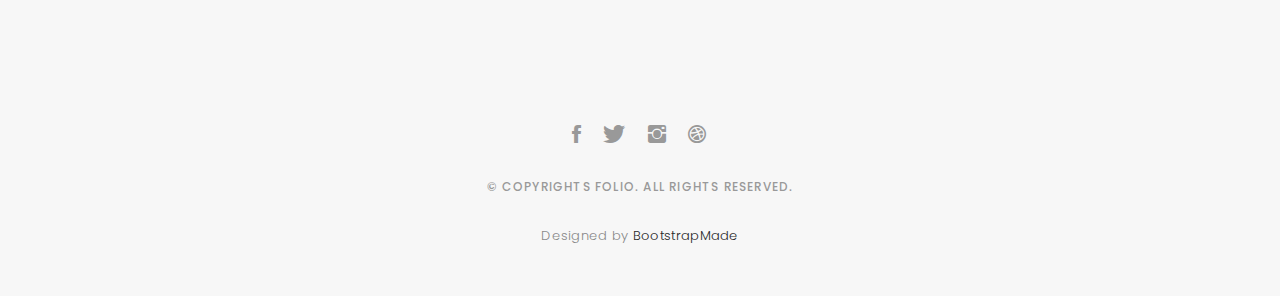
<file: hasanfazili.html>
<!DOCTYPE html>
<html lang="en">

<head>
  <!-- meta -->
  <meta charset="utf-8">
  <meta content="width=device-width, initial-scale=1.0" name="viewport">

  <title>Mortaza Shahed</title>
  <meta content="" name="keywords">
  <meta content="" name="description">

  <!-- Google Fonts -->
  <link href="https://fonts.googleapis.com/css?family=Poppins:300,300i,400,400i,500,500i,600,600i,700,700i|Playfair+Display:400,400i,700,700i,900,900i" rel="stylesheet">

  <!-- Bootstrap CSS File -->
  <link href="lib/bootstrap/css/bootstrap.min.css" rel="stylesheet">

  <!-- Libraries CSS Files -->
  <link href="lib/ionicons/css/ionicons.min.css" rel="stylesheet">
  <link href="lib/owlcarousel/assets/owl.carousel.min.css" rel="stylesheet">
  <link href="lib/magnific-popup/magnific-popup.css" rel="stylesheet">
  <link href="lib/hover/hover.min.css" rel="stylesheet">

  <!-- Blog Stylesheet File -->
  <link href="css/blog.css" rel="stylesheet">

  <!-- Main Stylesheet File -->
  <link href="css/style.css" rel="stylesheet">

  <!-- Responsive css -->
  <link href="css/responsive.css" rel="stylesheet">

  <!-- Favicon -->
  <link rel="shortcut icon" href="images/favicon.png">

  <!-- =======================================================
    Theme Name: Folio
    Theme URL: https://bootstrapmade.com/folio-bootstrap-portfolio-template/
    Author: BootstrapMade.com
    Author URL: https://bootstrapmade.com
  ======================================================= -->
</head>

<body>

  <!-- start section navbar -->
  <nav id="main-nav-subpage" class="subpage-nav">
    <div class="row">
      <div class="container">

        <div class="logo">
          <a href="index.html"><img src="images/Logo/sm.png" alt="logo"></a>
        </div>

        <div class="responsive"><i data-icon="m" class="ion-navicon-round"></i></div>

        <ul class="nav-menu list-unstyled">
            <li><a href="index.html" class="smoothScroll">Home</a></li>
            <li><a href="index.html #about" class="smoothScroll">Über mich</a></li>
            <li><a href="index.html #portfolio" class="smoothScroll">Portfolio</a></li>
            <li><a href="index.html #journal" class="smoothScroll">Blog</a></li>
            <li><a href="index.html #contact" class="smoothScroll">Kontakt</a></li>
        </ul>
      </div>
    </div>
  </nav>
  <!-- End section navbar -->
  <!-- start section main content -->
  <div class="main-content paddsection">
    <div class="container">
      <div class="row justify-content-center">
        <div class="col-md-8 col-md-offset-2">
          <div class="row">
            <div class="container-main single-main">
              <div class="col-md-12">
                <div class="block-main mb-30">
                  <img src="images/fazeli1.jpg" class="img-responsive" alt="reviews2">
                  <figcaption>Fotos von Licia Raimondi &  der Seite vom Film Festival Diritti Umani</figcaption>
                  <div class="content-main single-post padDiv">
                    <div class="journal-txt">
                      <h4><a href="#">Midnight Traveler</a></h4>
                    </div>
                    <div class="post-meta">
                      <ul class="list-unstyled mb-0">
                        <li class="author">by:<a href="#">Mortaza Shahed</a></li>
                        <li class="date">date:<a href="#">October 14, 2019</a></li>
                        <li class="commont"><i class="ion-ios-heart-outline"></i><a href="#">0 Comments</a></li>
                      </ul>
                    </div>
                    <p class="mb-30">Der Human Right Award des Film Festival Diritti Umani - Lugano geht an "Midnight Traveler" ein Dokumentarfilm von Hassan Fazili. 
                        Ihn habe ich nach fünf Jahren in Olten getroffen und bis Ende des Festivals in Lugano begleitet. Während dieser drei Tage haben wir zusammen über seinen Film, die Probleme, die er mit seinen Kollegen hat und Erinnerungen von dem letzten Projekt in Afghanistan, gesprochen. Es war das erste Mal, dass ich diese Chance hatte, seinen neuen Film anzuschauen.</p>
                    <blockquote>Hassan, seine Frau und auch die beiden Töchter filmen die mehrjährige Reise mit ihren Mobiltelefonen.</blockquote>
                    <img src="images/fazeli4.jpg" class="img-responsive" alt="reviews2">
                    <p class="mb-30">Hassan, seine Frau und auch die beiden Töchter filmen die mehrjährige Reise mit ihren Mobiltelefonen. Auf der Balkanroute, während langer und ungewisser Aufenthalte in verschiedenen Flüchtlingslagern, gibt es ihnen Kraft, ihre schwierige Situation zu dokumentieren. Es wurde alles gefilmt, jeden Schritte einer Fluchtsgeschichte ganz von Anfang an. 
                        Der Film wurde toll gemacht, aber das Schicksal der Familie bis sie in Deutschland ankommt, ist sehr traurig. 
                        Hassan erzählte seinen Meinung über Drehen "Midnight Traveler", dass er diesen gemacht habe, um die Welt über die Situation von Millionen Geflüchteten auf der Flucht aufmerksam zu machen. Als ein Regisseur sei es ihm das Pflicht gewesen, die Botschaft durch seinen Film an die Welt zu vermitteln.
                        Ich empfehle alle Flüchtlingshilfe Organisationen in der Schweiz, durch Veranstaltungen diesen Film vorzuführen, um dem Slogan "Sichere Fluchtwege retten Leben" eine Bedeutung zu geben.</p>
                        <img src="images/fazeli2.jpg" class="img-responsive" alt="reviews2">
                  </div>
                </div>
              </div>
              <div class="col-md-12">
                </div>
              </div>
              <div class="col-lg-12">
                <div class="cmt padDiv">
                  <form id="comment-form" method="post" action="" role="form">
                    <div class="row">
                        <div class="col-lg-6">
                          <div class="form-group">
                            <input id="form_name" type="text" name="name" class="form-control" placeholder="Name *" required="required">
                          </div>
                        </div>
                        <div class="col-lg-6">
                          <div class="form-group">
                            <input id="form_email" type="email" name="email" class="form-control" placeholder="email *" required="required">
                          </div>
                        </div>
                        <div class="col-md-12">
                          <div class="form-group">
                            <input id="form_name" type="text" name="website" class="form-control" placeholder="Website">
                          </div>
                        </div>
                        <div class="col-lg-12">
                          <div class="form-group">
                            <textarea id="form_message" name="message" class="form-control" placeholder="Message *" style="height: 200px;" required="required"></textarea>
                          </div>
                        </div>
                        <div class="col-lg-12">
                          <input type="submit" class="btn btn-defeault btn-send" value="Send message">
                        </div>
                    </div>
                  </form>
                </div>
              </div>
            </div>
          </div>
        </div>
      </div>
    </div>
  </div>
  <!--  </div> -->
  <!-- start section main content -->

  <!-- start section footer -->
  <div id="footer" class="text-center">
    <div class="container">
      <div class="socials-media text-center">

        <ul class="list-unstyled">
          <li><a href="https://www.facebook.com/mortaza.shahed" target="_blank"><i class="ion-social-facebook"></i></a></li>
          <li><a href="https://twitter.com/shahed1018" target="_blank"><i class="ion-social-twitter"></i></a></li>
          <li><a href="https://www.instagram.com/mortaza.shahed/" target="_blank" ><i class="ion-social-instagram"></i></a></li>
          <li><a href="#"><i class="ion-social-dribbble"></i></a></li>
        </ul>

      </div>

      <p>&copy; Copyrights Folio. All rights reserved.</p>

      <div class="credits">
        <!--
          All the links in the footer should remain intact.
          You can delete the links only if you purchased the pro version.
          Licensing information: https://bootstrapmade.com/license/
          Purchase the pro version with working PHP/AJAX contact form: https://bootstrapmade.com/buy/?theme=Folio
        -->
        Designed by <a href="https://bootstrapmade.com/">BootstrapMade</a>
      </div>

    </div>
  </div>
  <!-- End section footer -->

  <!-- JavaScript Libraries -->
  <script src="lib/jquery/jquery.min.js"></script>
  <script src="lib/jquery/jquery-migrate.min.js"></script>
  <script src="lib/bootstrap/js/bootstrap.bundle.min.js"></script>
  <script src="lib/typed/typed.js"></script>
  <script src="lib/owlcarousel/owl.carousel.min.js"></script>
  <script src="lib/magnific-popup/magnific-popup.min.js"></script>
  <script src="lib/isotope/isotope.pkgd.min.js"></script>

  <!-- Contact Form JavaScript File -->
  <script src="contactform/contactform.js"></script>

  <!-- Template Main Javascript File -->
  <script src="js/main.js"></script>

</body>

</html>
</file>
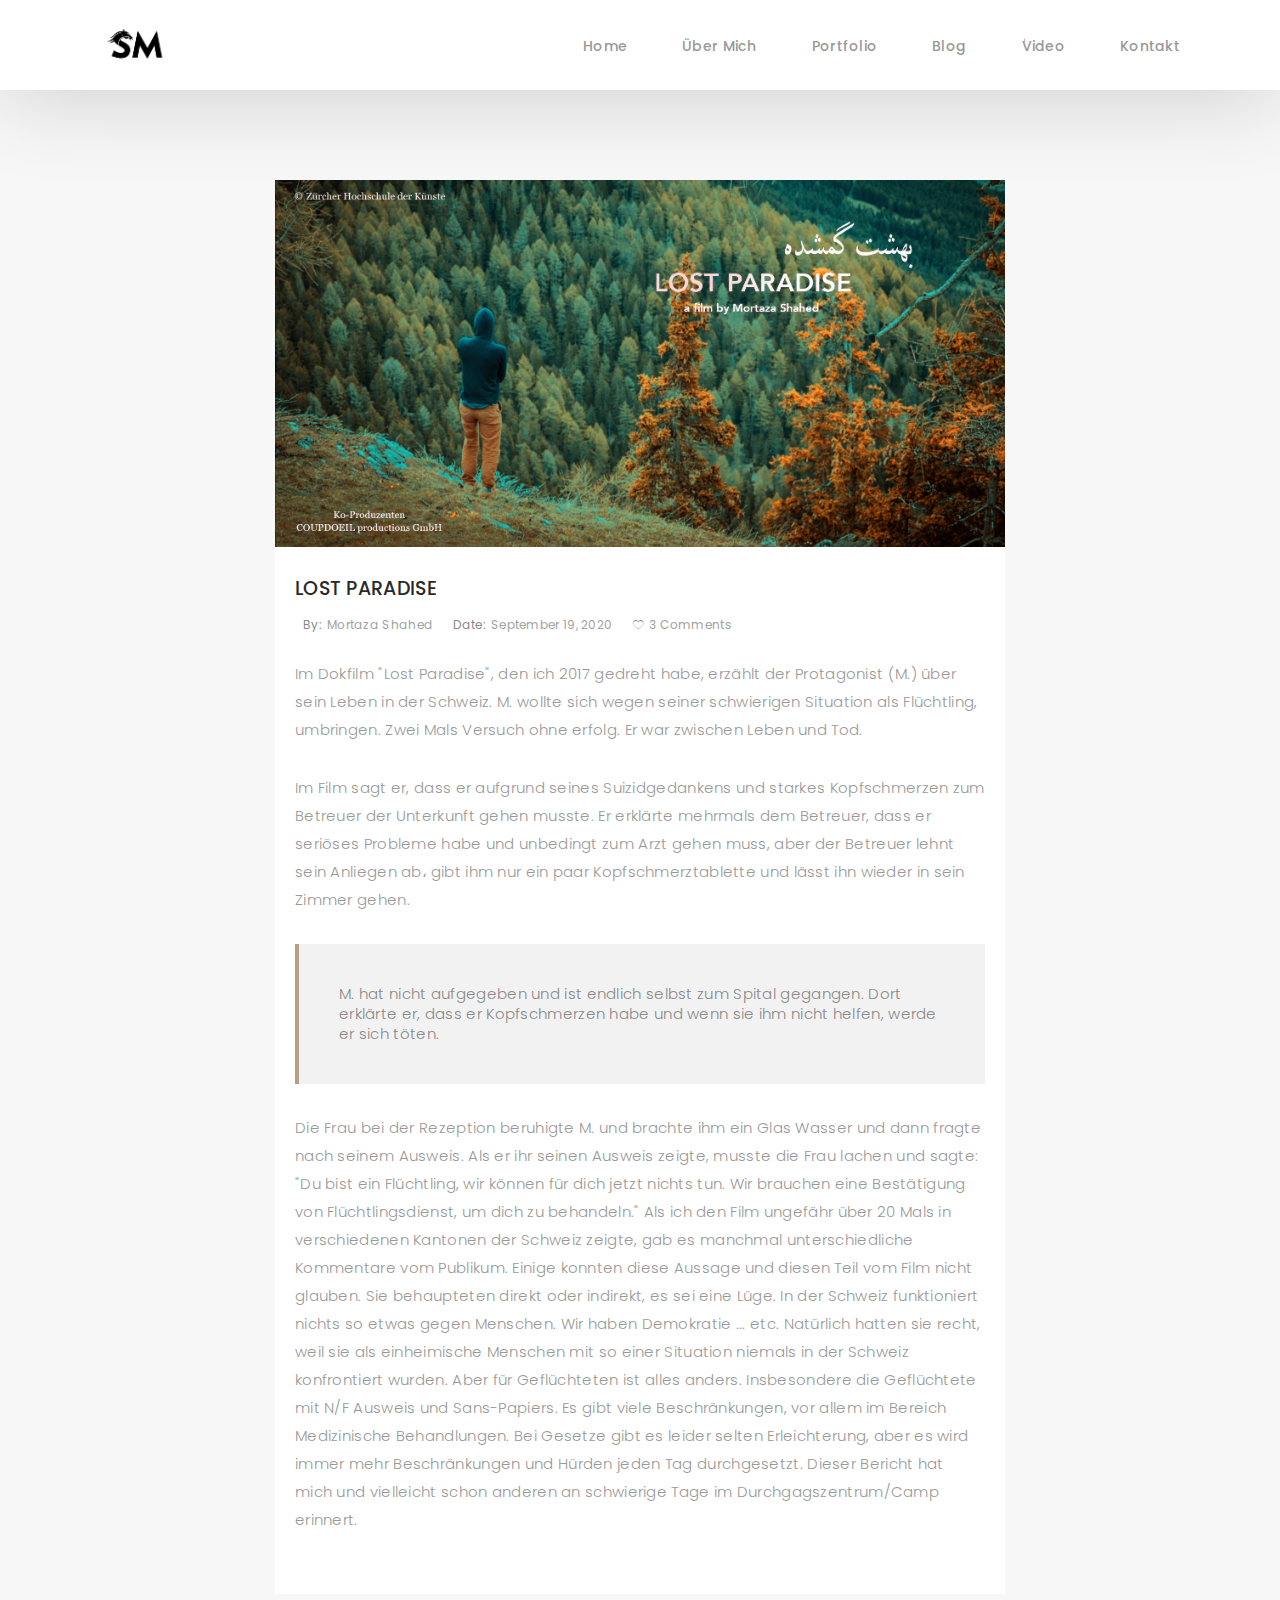
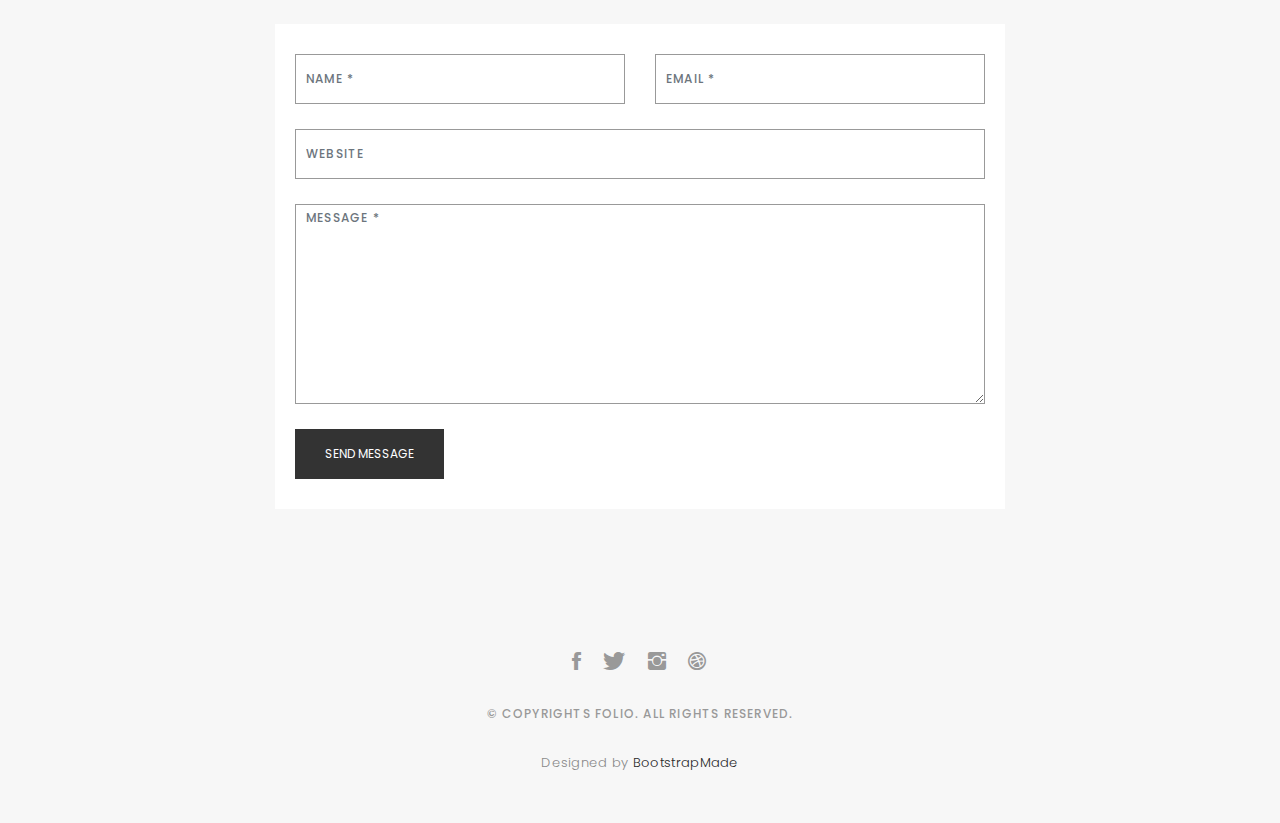
<file: lostparadise.html>
<!DOCTYPE html>
<html lang="en">

<head>
  <!-- meta -->
  <meta charset="utf-8">
  <meta content="width=device-width, initial-scale=1.0" name="viewport">

  <title>Mortaza Shahed</title>
  <meta content="" name="keywords">
  <meta content="" name="description">

  <!-- Google Fonts -->
  <link href="https://fonts.googleapis.com/css?family=Poppins:300,300i,400,400i,500,500i,600,600i,700,700i|Playfair+Display:400,400i,700,700i,900,900i" rel="stylesheet">

  <!-- Bootstrap CSS File -->
  <link href="lib/bootstrap/css/bootstrap.min.css" rel="stylesheet">

  <!-- Libraries CSS Files -->
  <link href="lib/ionicons/css/ionicons.min.css" rel="stylesheet">
  <link href="lib/owlcarousel/assets/owl.carousel.min.css" rel="stylesheet">
  <link href="lib/magnific-popup/magnific-popup.css" rel="stylesheet">
  <link href="lib/hover/hover.min.css" rel="stylesheet">

  <!-- Blog Stylesheet File -->
  <link href="css/blog.css" rel="stylesheet">

  <!-- Main Stylesheet File -->
  <link href="css/style.css" rel="stylesheet">

  <!-- Responsive css -->
  <link href="css/responsive.css" rel="stylesheet">

  <!-- Favicon -->
  <link rel="shortcut icon" href="images/favicon.png">

  <!-- =======================================================
    Theme Name: Folio
    Theme URL: https://bootstrapmade.com/folio-bootstrap-portfolio-template/
    Author: BootstrapMade.com
    Author URL: https://bootstrapmade.com
  ======================================================= -->
</head>

<body>

  <!-- start section navbar -->
  <nav id="main-nav-subpage" class="subpage-nav">
    <div class="row">
      <div class="container">

        <div class="logo">
          <a href="index.html"><img src="images/Logo/sm.png" alt="logo"></a>
        </div>

        <div class="responsive"><i data-icon="m" class="ion-navicon-round"></i></div>

        <ul class="nav-menu list-unstyled">
          <li><a href="index.html" class="smoothScroll">Home</a></li>
          <li><a href="index.html #about" class="smoothScroll">Über mich</a></li>
          <li><a href="index.html #portfolio" class="smoothScroll">Portfolio</a></li>
          <li><a href="index.html #journal" class="smoothScroll">Blog</a></li>
          <li><a href="index.html #video" class="smoothScroll">ٰVideo</a></li>
          <li><a href="index.html #contact" class="smoothScroll">Kontakt</a></li>
        </ul>
      </div>
    </div>
  </nav>
  <!-- End section navbar -->
  <!-- start section main content -->
  <div class="main-content paddsection">
    <div class="container">
      <div class="row justify-content-center">
        <div class="col-md-8 col-md-offset-2">
          <div class="row">
            <div class="container-main single-main">
              <div class="col-md-12">
                <div class="block-main mb-30">
                  <img src="images/lostparadise.jpg" class="img-responsive" alt="reviews2">
                  <div class="content-main single-post padDiv">
                    <div class="journal-txt">
                      <h4><a href="#">LOST PARADISE</a></h4>
                    </div>
                    <div class="post-meta">
                      <ul class="list-unstyled mb-0">
                        <li class="author">by:<a href="#">Mortaza Shahed</a></li>
                        <li class="date">date:<a href="#">September 19, 2020</a></li>
                        <li class="commont"><i class="ion-ios-heart-outline"></i><a href="#">3 Comments</a></li>
                      </ul>
                    </div>
                    <p class="mb-30">Im Dokfilm "Lost Paradise", den ich 2017 gedreht habe, erzählt der Protagonist (M.) über sein Leben in der Schweiz. M. wollte sich wegen seiner schwierigen Situation als Flüchtling, umbringen. Zwei Mals Versuch ohne erfolg. Er war zwischen Leben und Tod. </p>
                    <p class="mb-30">Im Film sagt er, dass er aufgrund seines Suizidgedankens und starkes Kopfschmerzen zum Betreuer der Unterkunft gehen musste. Er erklärte mehrmals dem Betreuer, dass er seriöses Probleme habe und unbedingt zum Arzt gehen muss, aber der Betreuer lehnt sein Anliegen ab، gibt ihm nur ein paar Kopfschmerztablette und lässt ihn wieder in sein Zimmer gehen.</p>
                    <blockquote>M. hat nicht aufgegeben und ist endlich selbst zum Spital gegangen. Dort erklärte er, dass er Kopfschmerzen habe und wenn sie ihm nicht helfen, werde er sich töten. </blockquote>
                    <p class="mb-30">Die Frau bei der Rezeption beruhigte M. und brachte ihm ein Glas Wasser und dann fragte nach seinem Ausweis. Als er ihr seinen Ausweis zeigte, musste die Frau lachen und sagte: "Du bist ein Flüchtling, wir können für dich jetzt nichts tun. Wir brauchen eine Bestätigung von Flüchtlingsdienst, um dich zu behandeln."
                      Als ich den Film ungefähr über 20 Mals in verschiedenen Kantonen der Schweiz zeigte, gab es manchmal unterschiedliche Kommentare vom Publikum. Einige konnten diese Aussage und diesen Teil vom Film nicht glauben. Sie behaupteten direkt oder indirekt, es sei eine Lüge. In der Schweiz funktioniert nichts so etwas gegen Menschen. Wir haben Demokratie ... etc.
                      Natürlich hatten sie recht, weil sie als einheimische Menschen mit so einer Situation niemals in der Schweiz konfrontiert wurden. Aber für Geflüchteten ist alles anders. Insbesondere die Geflüchtete mit N/F Ausweis und Sans-Papiers. Es gibt viele Beschränkungen, vor allem im Bereich Medizinische Behandlungen.
                      Bei Gesetze gibt es leider selten Erleichterung, aber es wird immer mehr Beschränkungen und Hürden jeden Tag durchgesetzt.
                      Dieser Bericht hat mich und vielleicht schon anderen an schwierige Tage im Durchgagszentrum/Camp erinnert. </p>
                  </div>
                </div>
              </div>
              
              <div class="col-lg-12">
                <div class="cmt padDiv">
                  <form id="comment-form" method="post" action="" role="form">
                    <div class="row">
                        <div class="col-lg-6">
                          <div class="form-group">
                            <input id="form_name" type="text" name="name" class="form-control" placeholder="Name *" required="required">
                          </div>
                        </div>
                        <div class="col-lg-6">
                          <div class="form-group">
                            <input id="form_email" type="email" name="email" class="form-control" placeholder="email *" required="required">
                          </div>
                        </div>
                        <div class="col-md-12">
                          <div class="form-group">
                            <input id="form_name" type="text" name="website" class="form-control" placeholder="Website">
                          </div>
                        </div>
                        <div class="col-lg-12">
                          <div class="form-group">
                            <textarea id="form_message" name="message" class="form-control" placeholder="Message *" style="height: 200px;" required="required"></textarea>
                          </div>
                        </div>
                        <div class="col-lg-12">
                          <input type="submit" class="btn btn-defeault btn-send" value="Send message">
                        </div>
                    </div>
                  </form>
                </div>
              </div>
            </div>
          </div>
        </div>
      </div>
    </div>
  </div>
  <!--  </div> -->
  <!-- start section main content -->

  <!-- start section footer -->
  <div id="footer" class="text-center">
    <div class="container">
      <div class="socials-media text-center">

        <ul class="list-unstyled">
          <li><a href="https://www.facebook.com/mortaza.shahed" target="_blank"><i class="ion-social-facebook"></i></a></li>
          <li><a href="https://twitter.com/shahed1018" target="_blank"><i class="ion-social-twitter"></i></a></li>
          <li><a href="https://www.instagram.com/mortaza.shahed/" target="_blank" ><i class="ion-social-instagram"></i></a></li>
          <li><a href="#"><i class="ion-social-dribbble"></i></a></li>
        </ul>

      </div>

      <p>&copy; Copyrights Folio. All rights reserved.</p>

      <div class="credits">
        <!--
          All the links in the footer should remain intact.
          You can delete the links only if you purchased the pro version.
          Licensing information: https://bootstrapmade.com/license/
          Purchase the pro version with working PHP/AJAX contact form: https://bootstrapmade.com/buy/?theme=Folio
        -->
        Designed by <a href="https://bootstrapmade.com/">BootstrapMade</a>
      </div>

    </div>
  </div>
  <!-- End section footer -->

  <!-- JavaScript Libraries -->
  <script src="lib/jquery/jquery.min.js"></script>
  <script src="lib/jquery/jquery-migrate.min.js"></script>
  <script src="lib/bootstrap/js/bootstrap.bundle.min.js"></script>
  <script src="lib/typed/typed.js"></script>
  <script src="lib/owlcarousel/owl.carousel.min.js"></script>
  <script src="lib/magnific-popup/magnific-popup.min.js"></script>
  <script src="lib/isotope/isotope.pkgd.min.js"></script>

  <!-- Contact Form JavaScript File -->
  <script src="contactform/contactform.js"></script>

  <!-- Template Main Javascript File -->
  <script src="js/main.js"></script>

</body>

</html>
</file>
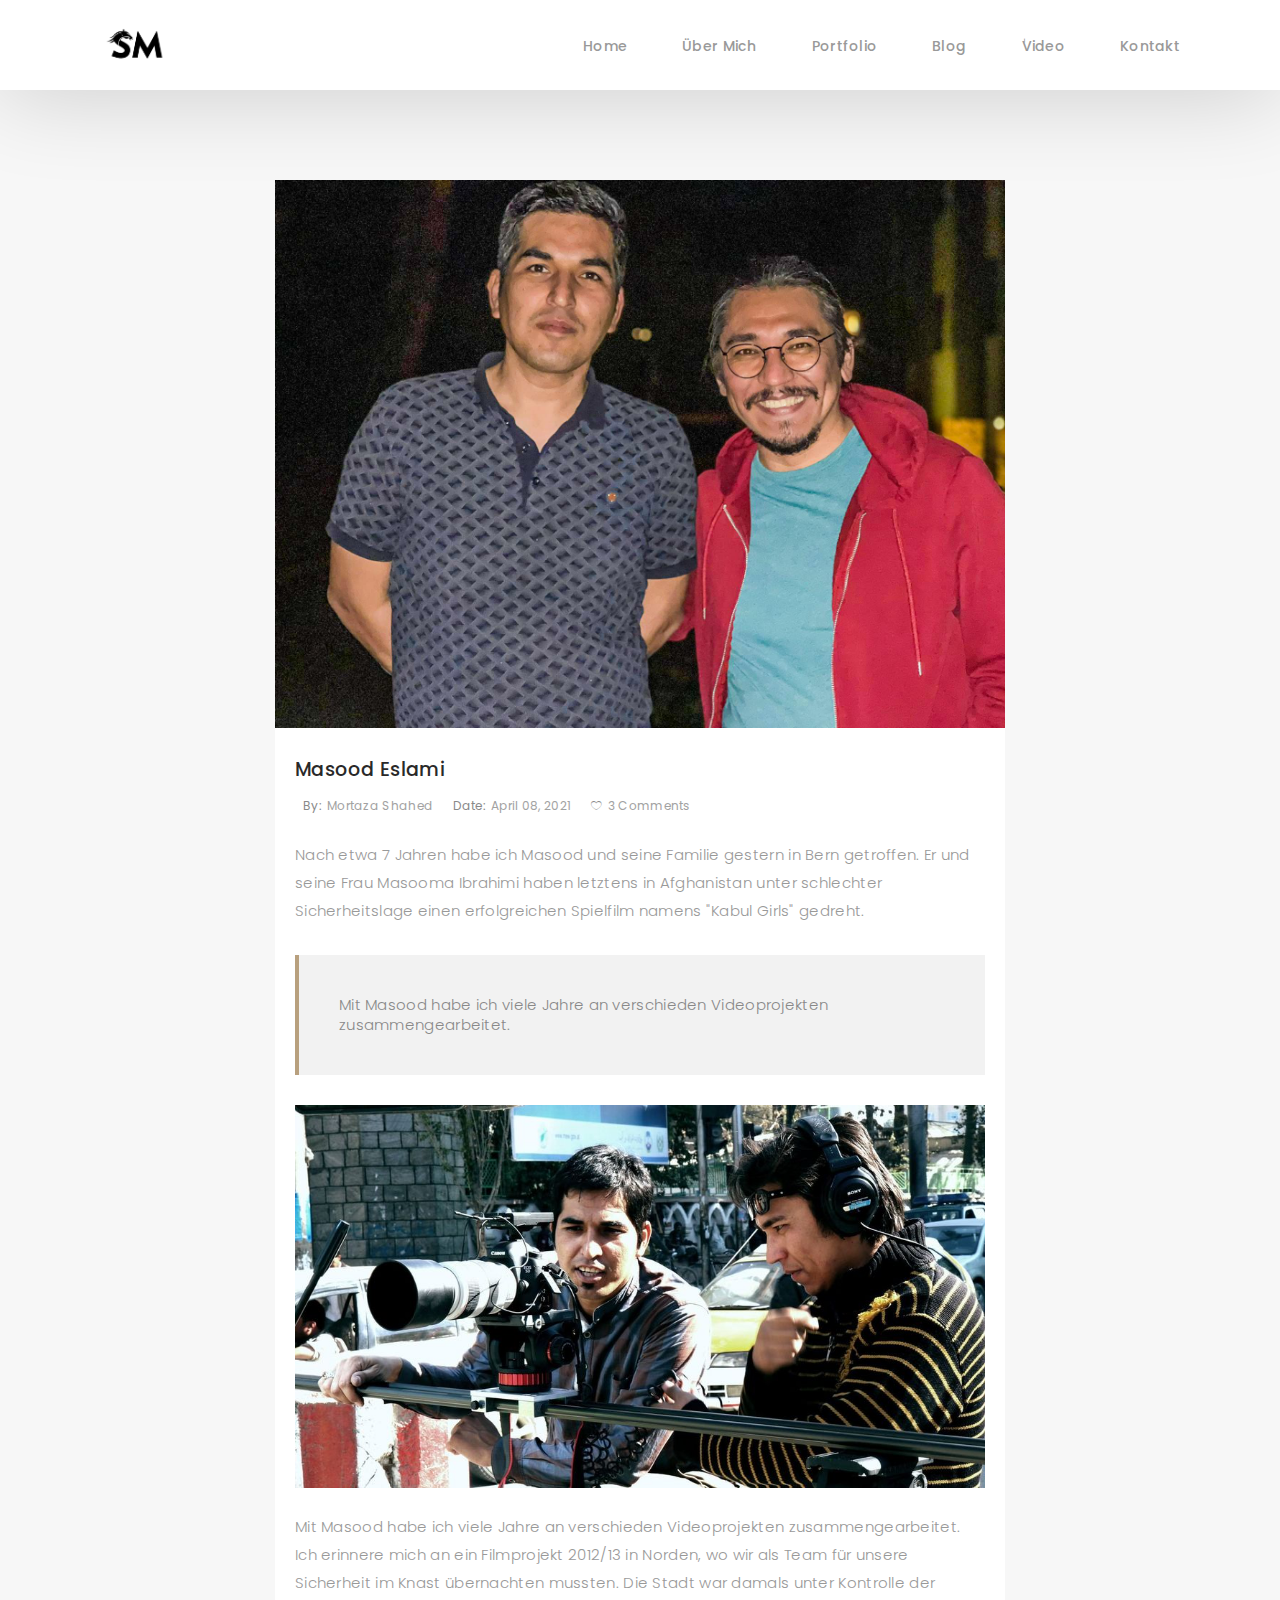
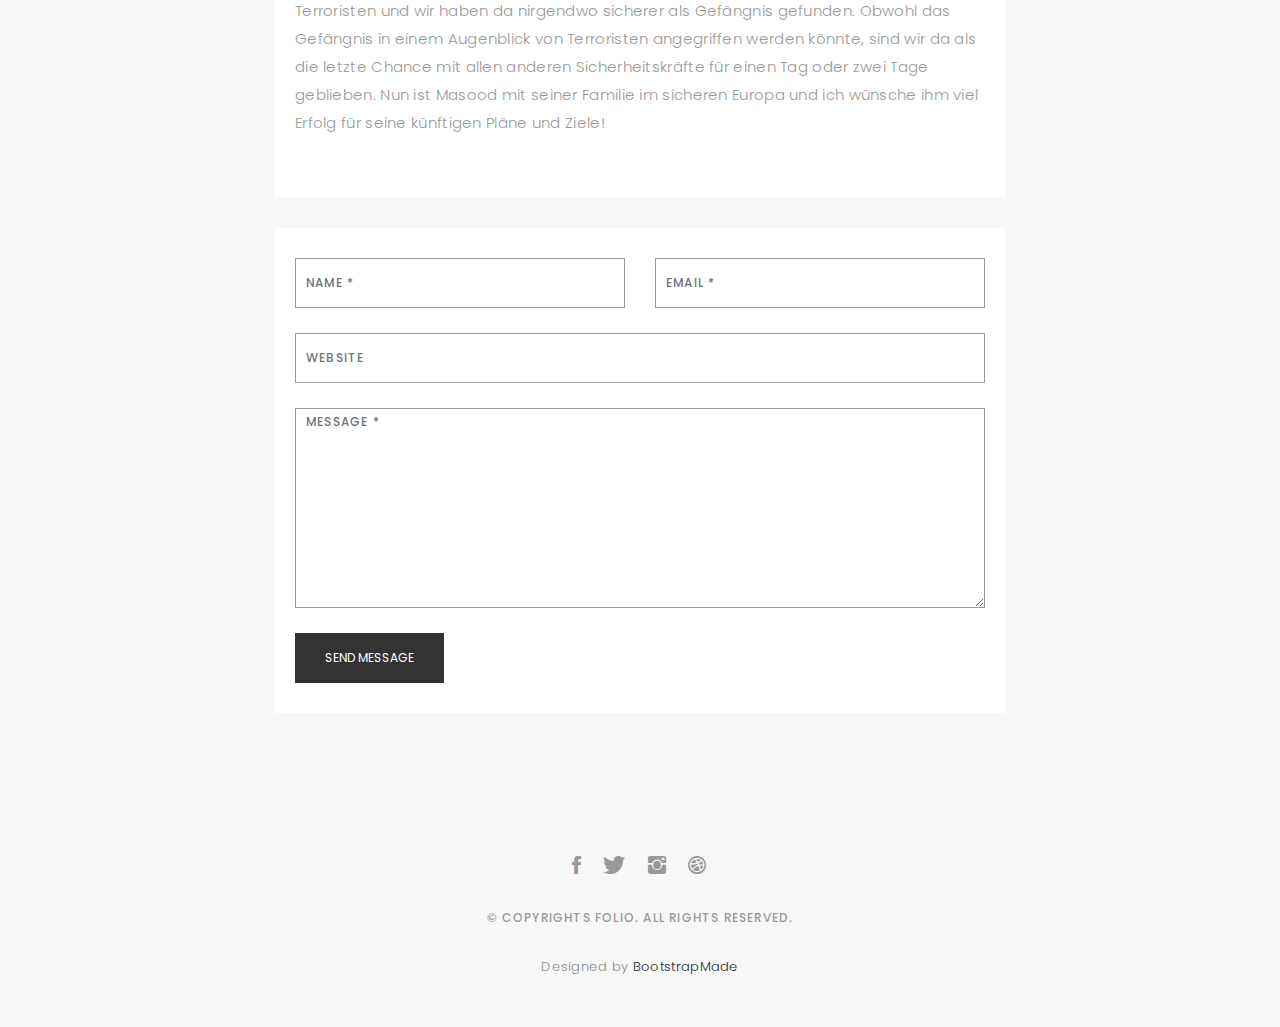
<file: masoodeslami.html>
<!DOCTYPE html>
<html lang="en">

<head>
  <!-- meta -->
  <meta charset="utf-8">
  <meta content="width=device-width, initial-scale=1.0" name="viewport">

  <title>Mortaza Shahed</title>
  <meta content="" name="keywords">
  <meta content="" name="description">

  <!-- Google Fonts -->
  <link href="https://fonts.googleapis.com/css?family=Poppins:300,300i,400,400i,500,500i,600,600i,700,700i|Playfair+Display:400,400i,700,700i,900,900i" rel="stylesheet">

  <!-- Bootstrap CSS File -->
  <link href="lib/bootstrap/css/bootstrap.min.css" rel="stylesheet">

  <!-- Libraries CSS Files -->
  <link href="lib/ionicons/css/ionicons.min.css" rel="stylesheet">
  <link href="lib/owlcarousel/assets/owl.carousel.min.css" rel="stylesheet">
  <link href="lib/magnific-popup/magnific-popup.css" rel="stylesheet">
  <link href="lib/hover/hover.min.css" rel="stylesheet">

  <!-- Blog Stylesheet File -->
  <link href="css/blog.css" rel="stylesheet">

  <!-- Main Stylesheet File -->
  <link href="css/style.css" rel="stylesheet">

  <!-- Responsive css -->
  <link href="css/responsive.css" rel="stylesheet">

  <!-- Favicon -->
  <link rel="shortcut icon" href="images/favicon.png">

  <!-- =======================================================
    Theme Name: Folio
    Theme URL: https://bootstrapmade.com/folio-bootstrap-portfolio-template/
    Author: BootstrapMade.com
    Author URL: https://bootstrapmade.com
  ======================================================= -->
</head>

<body>

  <!-- start section navbar -->
  <nav id="main-nav-subpage" class="subpage-nav">
    <div class="row">
      <div class="container">

        <div class="logo">
          <a href="index.html"><img src="images/Logo/sm.png" alt="logo"></a>
        </div>

        <div class="responsive"><i data-icon="m" class="ion-navicon-round"></i></div>

        <ul class="nav-menu list-unstyled">
          <li><a href="index.html" class="smoothScroll">Home</a></li>
          <li><a href="index.html #about" class="smoothScroll">Über mich</a></li>
          <li><a href="index.html #portfolio" class="smoothScroll">Portfolio</a></li>
          <li><a href="index.html #journal" class="smoothScroll">Blog</a></li>
          <li><a href="index.html #video" class="smoothScroll">ٰVideo</a></li>
          <li><a href="index.html #contact" class="smoothScroll">Kontakt</a></li>
        </ul>
      </div>
    </div>
  </nav>
  <!-- End section navbar -->
  <!-- start section main content -->
  <div class="main-content paddsection">
    <div class="container">
      <div class="row justify-content-center">
        <div class="col-md-8 col-md-offset-2">
          <div class="row">
            <div class="container-main single-main">
              <div class="col-md-12">
                <div class="block-main mb-30">
                  <img src="images/masood.jpg" class="img-responsive" alt="reviews2">
                  <div class="content-main single-post padDiv">
                    <div class="journal-txt">
                      <h4><a href="#">Masood Eslami</a></h4>
                    </div>
                    <div class="post-meta">
                      <ul class="list-unstyled mb-0">
                        <li class="author">by:<a href="#">Mortaza Shahed</a></li>
                        <li class="date">date:<a href="#">April 08, 2021</a></li>
                        <li class="commont"><i class="ion-ios-heart-outline"></i><a href="#">3 Comments</a></li>
                      </ul>
                    </div>
                    <p class="mb-30">Nach etwa 7 Jahren habe ich Masood und seine Familie gestern in Bern getroffen. Er und seine Frau Masooma Ibrahimi haben letztens in Afghanistan unter schlechter Sicherheitslage einen erfolgreichen Spielfilm namens "Kabul Girls" gedreht. </p>
                    <blockquote>Mit Masood habe ich viele Jahre an verschieden Videoprojekten zusammengearbeitet.  </blockquote>
                    <img src="images/masood1.jpg" class="img-responsive" alt="reviews2">
                    <p class="mb-30">Mit Masood habe ich viele Jahre an verschieden Videoprojekten zusammengearbeitet. 
                        Ich erinnere mich an ein Filmprojekt 2012/13 in Norden, wo wir als Team für unsere Sicherheit im Knast übernachten mussten. Die Stadt war damals unter Kontrolle der Terroristen und wir haben da nirgendwo sicherer als Gefängnis gefunden. Obwohl das Gefängnis in einem Augenblick von Terroristen angegriffen werden könnte, sind wir da als die letzte Chance mit allen anderen Sicherheitskräfte für einen Tag oder zwei Tage geblieben. 
                        Nun ist Masood mit seiner Familie im sicheren Europa und ich wünsche ihm viel Erfolg für seine künftigen Pläne und Ziele!</p>
                  </div>
                </div>
              </div>
              <div class="col-md-12">
                </div>
              </div>
              <div class="col-lg-12">
                <div class="cmt padDiv">
                  <form id="comment-form" method="post" action="" role="form">
                    <div class="row">
                        <div class="col-lg-6">
                          <div class="form-group">
                            <input id="form_name" type="text" name="name" class="form-control" placeholder="Name *" required="required">
                          </div>
                        </div>
                        <div class="col-lg-6">
                          <div class="form-group">
                            <input id="form_email" type="email" name="email" class="form-control" placeholder="email *" required="required">
                          </div>
                        </div>
                        <div class="col-md-12">
                          <div class="form-group">
                            <input id="form_name" type="text" name="website" class="form-control" placeholder="Website">
                          </div>
                        </div>
                        <div class="col-lg-12">
                          <div class="form-group">
                            <textarea id="form_message" name="message" class="form-control" placeholder="Message *" style="height: 200px;" required="required"></textarea>
                          </div>
                        </div>
                        <div class="col-lg-12">
                          <input type="submit" class="btn btn-defeault btn-send" value="Send message">
                        </div>
                    </div>
                  </form>
                </div>
              </div>
            </div>
          </div>
        </div>
      </div>
    </div>
  </div>
  <!--  </div> -->
  <!-- start section main content -->

  <!-- start section footer -->
  <div id="footer" class="text-center">
    <div class="container">
      <div class="socials-media text-center">

        <ul class="list-unstyled">
          <li><a href="https://www.facebook.com/mortaza.shahed" target="_blank"><i class="ion-social-facebook"></i></a></li>
          <li><a href="https://twitter.com/shahed1018" target="_blank"><i class="ion-social-twitter"></i></a></li>
          <li><a href="https://www.instagram.com/mortaza.shahed/" target="_blank" ><i class="ion-social-instagram"></i></a></li>
          <li><a href="#"><i class="ion-social-dribbble"></i></a></li>
        </ul>

      </div>

      <p>&copy; Copyrights Folio. All rights reserved.</p>

      <div class="credits">
        <!--
          All the links in the footer should remain intact.
          You can delete the links only if you purchased the pro version.
          Licensing information: https://bootstrapmade.com/license/
          Purchase the pro version with working PHP/AJAX contact form: https://bootstrapmade.com/buy/?theme=Folio
        -->
        Designed by <a href="https://bootstrapmade.com/">BootstrapMade</a>
      </div>

    </div>
  </div>
  <!-- End section footer -->

  <!-- JavaScript Libraries -->
  <script src="lib/jquery/jquery.min.js"></script>
  <script src="lib/jquery/jquery-migrate.min.js"></script>
  <script src="lib/bootstrap/js/bootstrap.bundle.min.js"></script>
  <script src="lib/typed/typed.js"></script>
  <script src="lib/owlcarousel/owl.carousel.min.js"></script>
  <script src="lib/magnific-popup/magnific-popup.min.js"></script>
  <script src="lib/isotope/isotope.pkgd.min.js"></script>

  <!-- Contact Form JavaScript File -->
  <script src="contactform/contactform.js"></script>

  <!-- Template Main Javascript File -->
  <script src="js/main.js"></script>

</body>

</html>
</file>
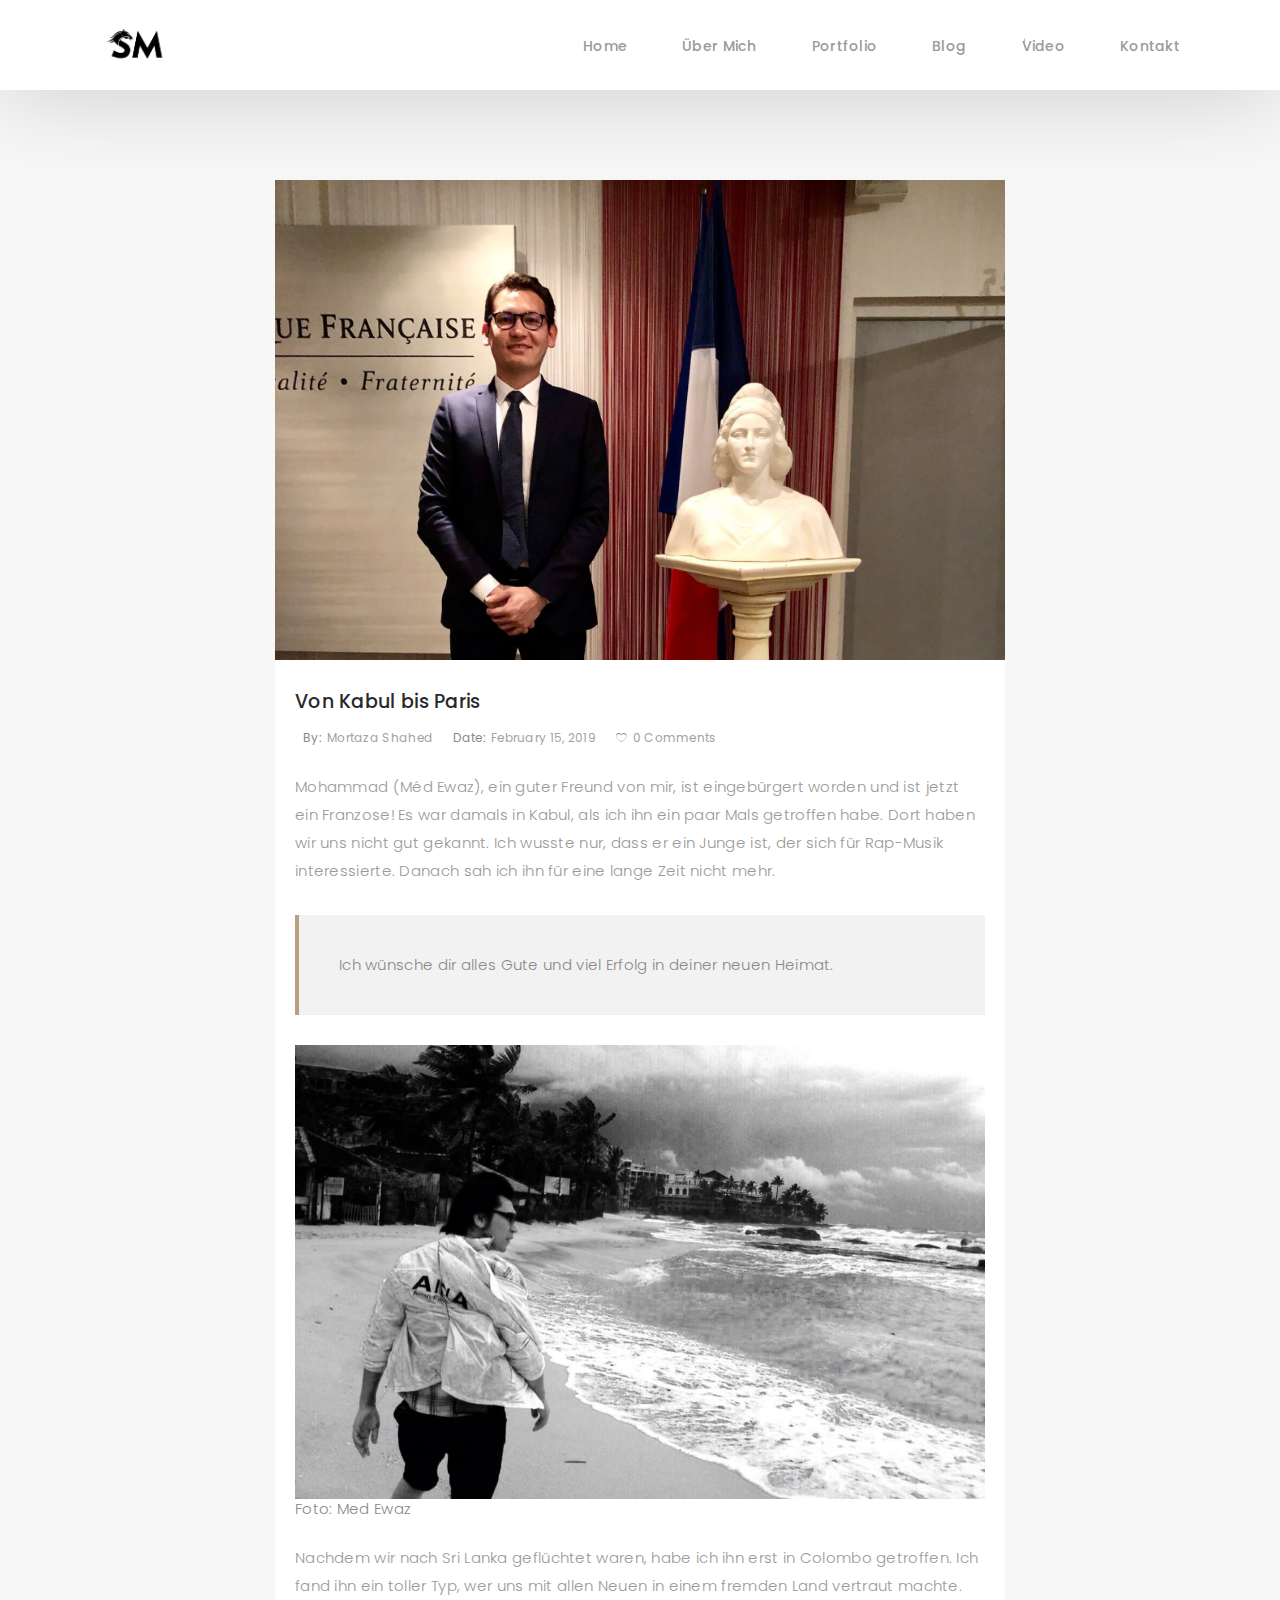
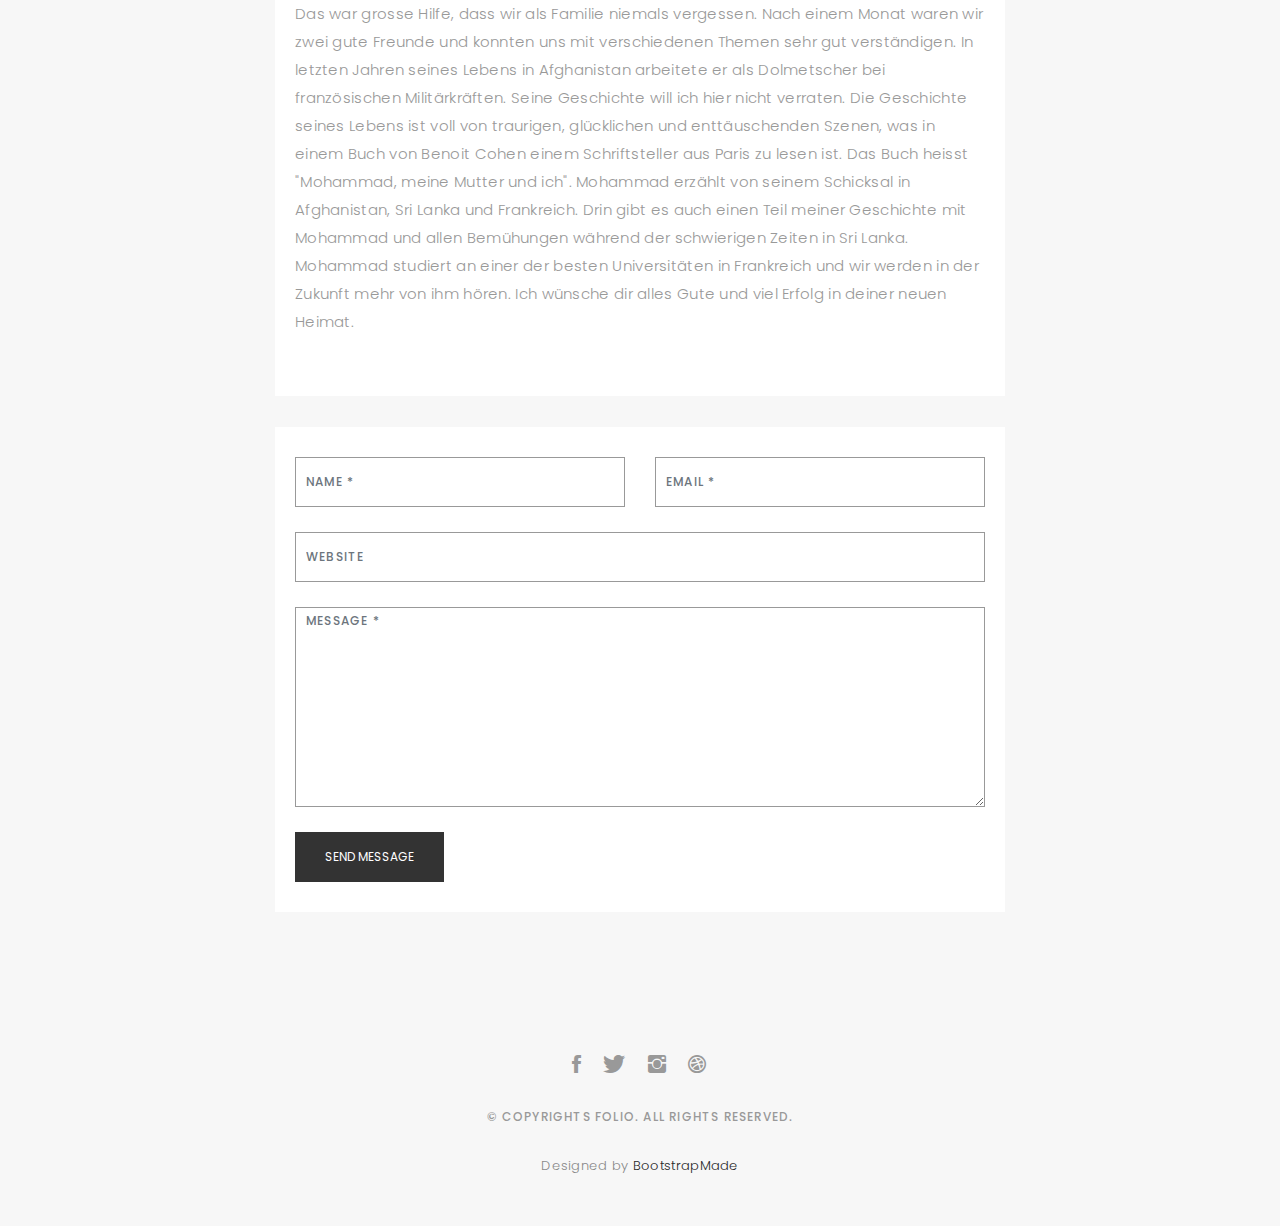
<file: medfr.html>
<!DOCTYPE html>
<html lang="en">

<head>
  <!-- meta -->
  <meta charset="utf-8">
  <meta content="width=device-width, initial-scale=1.0" name="viewport">

  <title>Mortaza Shahed</title>
  <meta content="" name="keywords">
  <meta content="" name="description">

  <!-- Google Fonts -->
  <link href="https://fonts.googleapis.com/css?family=Poppins:300,300i,400,400i,500,500i,600,600i,700,700i|Playfair+Display:400,400i,700,700i,900,900i" rel="stylesheet">

  <!-- Bootstrap CSS File -->
  <link href="lib/bootstrap/css/bootstrap.min.css" rel="stylesheet">

  <!-- Libraries CSS Files -->
  <link href="lib/ionicons/css/ionicons.min.css" rel="stylesheet">
  <link href="lib/owlcarousel/assets/owl.carousel.min.css" rel="stylesheet">
  <link href="lib/magnific-popup/magnific-popup.css" rel="stylesheet">
  <link href="lib/hover/hover.min.css" rel="stylesheet">

  <!-- Blog Stylesheet File -->
  <link href="css/blog.css" rel="stylesheet">

  <!-- Main Stylesheet File -->
  <link href="css/style.css" rel="stylesheet">

  <!-- Responsive css -->
  <link href="css/responsive.css" rel="stylesheet">

  <!-- Favicon -->
  <link rel="shortcut icon" href="images/favicon.png">

  <!-- =======================================================
    Theme Name: Folio
    Theme URL: https://bootstrapmade.com/folio-bootstrap-portfolio-template/
    Author: BootstrapMade.com
    Author URL: https://bootstrapmade.com
  ======================================================= -->
</head>

<body>

  <!-- start section navbar -->
  <nav id="main-nav-subpage" class="subpage-nav">
    <div class="row">
      <div class="container">

        <div class="logo">
          <a href="index.html"><img src="images/Logo/sm.png" alt="logo"></a>
        </div>

        <div class="responsive"><i data-icon="m" class="ion-navicon-round"></i></div>

        <ul class="nav-menu list-unstyled">
          <li><a href="index.html" class="smoothScroll">Home</a></li>
          <li><a href="index.html #about" class="smoothScroll">Über mich</a></li>
          <li><a href="index.html #portfolio" class="smoothScroll">Portfolio</a></li>
          <li><a href="index.html #journal" class="smoothScroll">Blog</a></li>
          <li><a href="index.html #video" class="smoothScroll">ٰVideo</a></li>
          <li><a href="index.html #contact" class="smoothScroll">Kontakt</a></li>
        </ul>
      </div>
    </div>
  </nav>
  <!-- End section navbar -->
  <!-- start section main content -->
  <div class="main-content paddsection">
    <div class="container">
      <div class="row justify-content-center">
        <div class="col-md-8 col-md-offset-2">
          <div class="row">
            <div class="container-main single-main">
              <div class="col-md-12">
                <div class="block-main mb-30">
                  <img src="images/med_fr1.jpg" class="img-responsive" alt="reviews2">
                  <div class="content-main single-post padDiv">
                    <div class="journal-txt">
                      <h4><a href="#">Von Kabul bis Paris</a></h4>
                    </div>
                    <div class="post-meta">
                      <ul class="list-unstyled mb-0">
                        <li class="author">by:<a href="#">Mortaza Shahed</a></li>
                        <li class="date">date:<a href="#">February 15, 2019</a></li>
                        <li class="commont"><i class="ion-ios-heart-outline"></i><a href="#">0 Comments</a></li>
                      </ul>
                    </div>
                    <p class="mb-30">Mohammad (Méd Ewaz), ein guter Freund von mir, ist eingebürgert worden und ist jetzt ein Franzose!
                      Es war damals in Kabul, als ich ihn ein paar Mals getroffen habe. Dort haben wir uns nicht gut gekannt. Ich wusste nur, dass er ein Junge ist, der sich für Rap-Musik interessierte. Danach sah ich ihn für eine lange Zeit nicht mehr.</p>
                    <blockquote>Ich wünsche dir alles Gute und viel Erfolg in deiner neuen Heimat.</blockquote>
                    <img src="images/srilanka.jpg" class="img-responsive" alt="reviews2">
                    <figcaption>Foto: Med Ewaz</figcaption>
                    <p class="mb-30">Nachdem wir nach Sri Lanka geflüchtet waren, habe ich ihn erst in Colombo getroffen. Ich fand ihn ein toller Typ, wer uns mit allen Neuen in einem fremden Land vertraut machte. Das war grosse Hilfe, dass wir als Familie niemals vergessen. Nach einem Monat waren wir zwei gute Freunde und konnten uns mit verschiedenen Themen sehr gut verständigen. In letzten Jahren seines Lebens in Afghanistan arbeitete er als Dolmetscher bei französischen Militärkräften. Seine Geschichte will ich hier nicht verraten. Die Geschichte seines Lebens ist voll von traurigen, glücklichen und enttäuschenden Szenen, was in einem Buch von Benoit Cohen einem Schriftsteller aus Paris zu lesen ist. Das Buch heisst "Mohammad, meine Mutter und ich". Mohammad erzählt von seinem Schicksal in Afghanistan, Sri Lanka und Frankreich. Drin gibt es auch einen Teil meiner Geschichte mit Mohammad und allen Bemühungen während der schwierigen Zeiten in Sri Lanka. Mohammad studiert an einer der besten Universitäten in Frankreich und wir werden in der Zukunft mehr von ihm hören.
                      Ich wünsche dir alles Gute und viel Erfolg in deiner neuen Heimat. </p>
                  </div>
                </div>
              </div>
              <div class="col-md-12">
                </div>
              </div>
              <div class="col-lg-12">
                <div class="cmt padDiv">
                  <form id="comment-form" method="post" action="" role="form">
                    <div class="row">
                        <div class="col-lg-6">
                          <div class="form-group">
                            <input id="form_name" type="text" name="name" class="form-control" placeholder="Name *" required="required">
                          </div>
                        </div>
                        <div class="col-lg-6">
                          <div class="form-group">
                            <input id="form_email" type="email" name="email" class="form-control" placeholder="email *" required="required">
                          </div>
                        </div>
                        <div class="col-md-12">
                          <div class="form-group">
                            <input id="form_name" type="text" name="website" class="form-control" placeholder="Website">
                          </div>
                        </div>
                        <div class="col-lg-12">
                          <div class="form-group">
                            <textarea id="form_message" name="message" class="form-control" placeholder="Message *" style="height: 200px;" required="required"></textarea>
                          </div>
                        </div>
                        <div class="col-lg-12">
                          <input type="submit" class="btn btn-defeault btn-send" value="Send message">
                        </div>
                    </div>
                  </form>
                </div>
              </div>
            </div>
          </div>
        </div>
      </div>
    </div>
  </div>
  <!--  </div> -->
  <!-- start section main content -->

  <!-- start section footer -->
  <div id="footer" class="text-center">
    <div class="container">
      <div class="socials-media text-center">

        <ul class="list-unstyled">
          <li><a href="https://www.facebook.com/mortaza.shahed" target="_blank"><i class="ion-social-facebook"></i></a></li>
          <li><a href="https://twitter.com/shahed1018" target="_blank"><i class="ion-social-twitter"></i></a></li>
          <li><a href="https://www.instagram.com/mortaza.shahed/" target="_blank" ><i class="ion-social-instagram"></i></a></li>
          <li><a href="#"><i class="ion-social-dribbble"></i></a></li>
        </ul>

      </div>

      <p>&copy; Copyrights Folio. All rights reserved.</p>

      <div class="credits">
        <!--
          All the links in the footer should remain intact.
          You can delete the links only if you purchased the pro version.
          Licensing information: https://bootstrapmade.com/license/
          Purchase the pro version with working PHP/AJAX contact form: https://bootstrapmade.com/buy/?theme=Folio
        -->
        Designed by <a href="https://bootstrapmade.com/">BootstrapMade</a>
      </div>

    </div>
  </div>
  <!-- End section footer -->

  <!-- JavaScript Libraries -->
  <script src="lib/jquery/jquery.min.js"></script>
  <script src="lib/jquery/jquery-migrate.min.js"></script>
  <script src="lib/bootstrap/js/bootstrap.bundle.min.js"></script>
  <script src="lib/typed/typed.js"></script>
  <script src="lib/owlcarousel/owl.carousel.min.js"></script>
  <script src="lib/magnific-popup/magnific-popup.min.js"></script>
  <script src="lib/isotope/isotope.pkgd.min.js"></script>

  <!-- Contact Form JavaScript File -->
  <script src="contactform/contactform.js"></script>

  <!-- Template Main Javascript File -->
  <script src="js/main.js"></script>

</body>

</html>
</file>
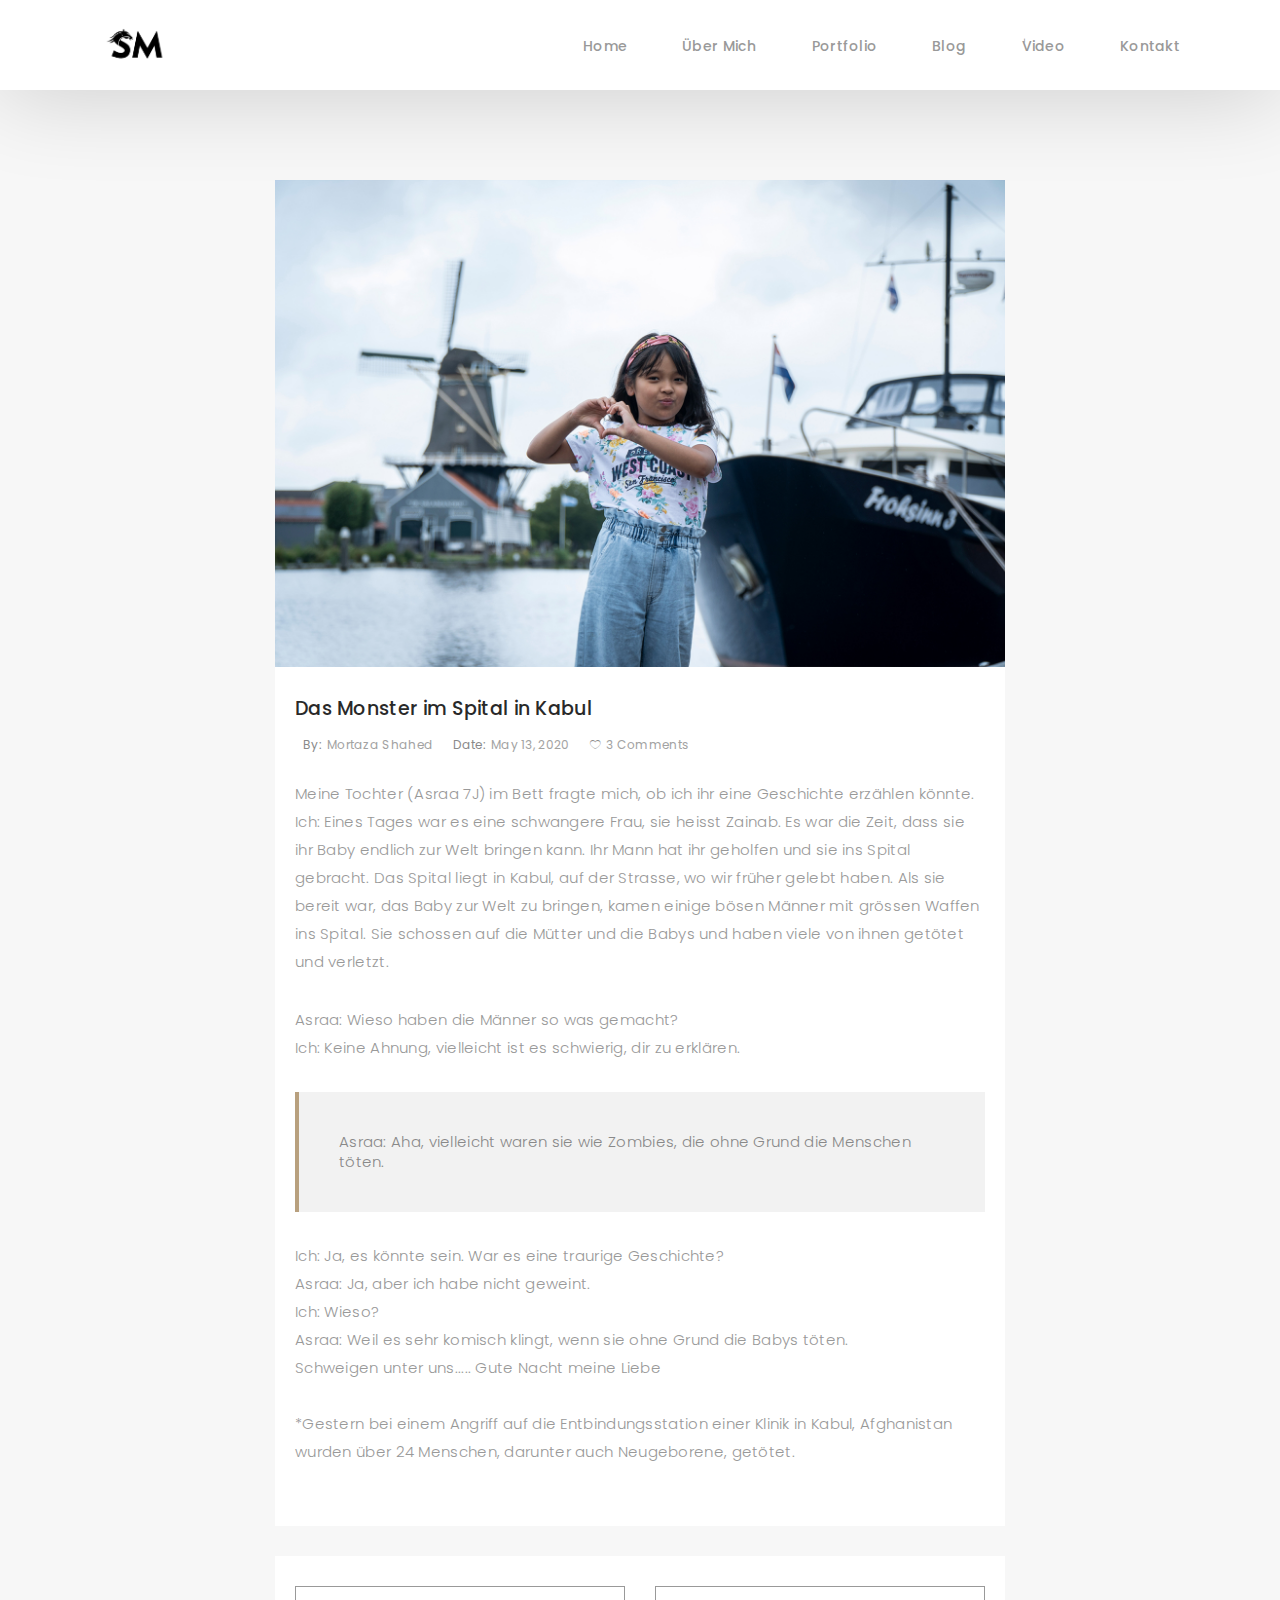
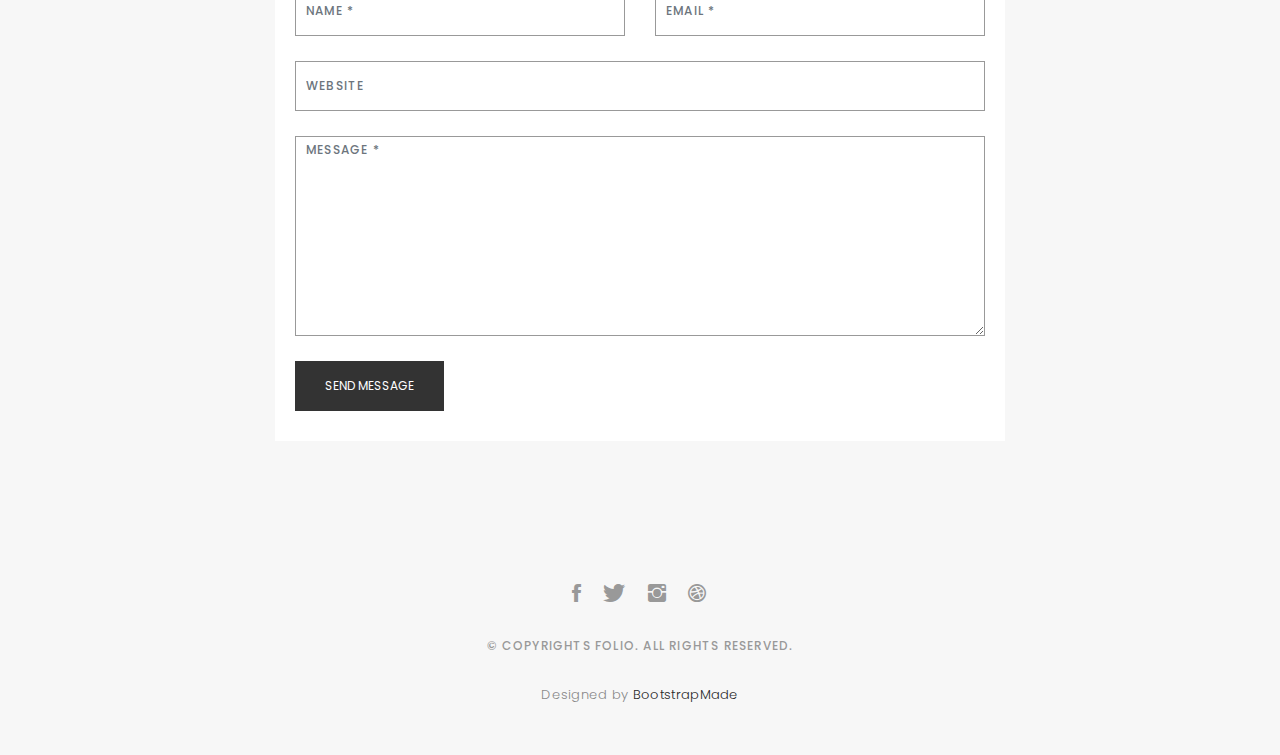
<file: monster.html>
<!DOCTYPE html>
<html lang="en">

<head>
  <!-- meta -->
  <meta charset="utf-8">
  <meta content="width=device-width, initial-scale=1.0" name="viewport">

  <title>Mortaza Shahed</title>
  <meta content="" name="keywords">
  <meta content="" name="description">

  <!-- Google Fonts -->
  <link href="https://fonts.googleapis.com/css?family=Poppins:300,300i,400,400i,500,500i,600,600i,700,700i|Playfair+Display:400,400i,700,700i,900,900i" rel="stylesheet">

  <!-- Bootstrap CSS File -->
  <link href="lib/bootstrap/css/bootstrap.min.css" rel="stylesheet">

  <!-- Libraries CSS Files -->
  <link href="lib/ionicons/css/ionicons.min.css" rel="stylesheet">
  <link href="lib/owlcarousel/assets/owl.carousel.min.css" rel="stylesheet">
  <link href="lib/magnific-popup/magnific-popup.css" rel="stylesheet">
  <link href="lib/hover/hover.min.css" rel="stylesheet">

  <!-- Blog Stylesheet File -->
  <link href="css/blog.css" rel="stylesheet">

  <!-- Main Stylesheet File -->
  <link href="css/style.css" rel="stylesheet">

  <!-- Responsive css -->
  <link href="css/responsive.css" rel="stylesheet">

  <!-- Favicon -->
  <link rel="shortcut icon" href="images/favicon.png">

  <!-- =======================================================
    Theme Name: Folio
    Theme URL: https://bootstrapmade.com/folio-bootstrap-portfolio-template/
    Author: BootstrapMade.com
    Author URL: https://bootstrapmade.com
  ======================================================= -->
</head>

<body>

  <!-- start section navbar -->
  <nav id="main-nav-subpage" class="subpage-nav">
    <div class="row">
      <div class="container">

        <div class="logo">
          <a href="index.html"><img src="images/Logo/sm.png" alt="logo"></a>
        </div>

        <div class="responsive"><i data-icon="m" class="ion-navicon-round"></i></div>

        <ul class="nav-menu list-unstyled">
          <li><a href="index.html" class="smoothScroll">Home</a></li>
          <li><a href="index.html #about" class="smoothScroll">Über mich</a></li>
          <li><a href="index.html #portfolio" class="smoothScroll">Portfolio</a></li>
          <li><a href="index.html #journal" class="smoothScroll">Blog</a></li>
          <li><a href="index.html #video" class="smoothScroll">ٰVideo</a></li>
          <li><a href="index.html #contact" class="smoothScroll">Kontakt</a></li>
        </ul>
      </div>
    </div>
  </nav>
  <!-- End section navbar -->
  <!-- start section main content -->
  <div class="main-content paddsection">
    <div class="container">
      <div class="row justify-content-center">
        <div class="col-md-8 col-md-offset-2">
          <div class="row">
            <div class="container-main single-main">
              <div class="col-md-12">
                <div class="block-main mb-30">
                  <img src="images/asraa1.jpg" class="img-responsive" alt="reviews2">
                  <div class="content-main single-post padDiv">
                    <div class="journal-txt">
                      <h4><a href="#">Das Monster im Spital in Kabul</a></h4>
                    </div>
                    <div class="post-meta">
                      <ul class="list-unstyled mb-0">
                        <li class="author">by:<a href="#">Mortaza Shahed</a></li>
                        <li class="date">date:<a href="#">May 13, 2020</a></li>
                        <li class="commont"><i class="ion-ios-heart-outline"></i><a href="#">3 Comments</a></li>
                      </ul>
                    </div>
                    <p class="mb-30">Meine Tochter (Asraa 7J) im Bett fragte mich, ob ich ihr eine Geschichte erzählen könnte.<br> 
                      Ich: Eines Tages war es eine schwangere Frau, sie heisst Zainab. Es war die Zeit, dass sie ihr Baby endlich zur Welt bringen kann. Ihr Mann hat ihr geholfen und sie ins Spital gebracht. Das Spital liegt in Kabul, auf der Strasse, wo wir früher gelebt haben. Als sie bereit war, das Baby zur Welt zu bringen, kamen einige bösen Männer mit grössen Waffen ins Spital. Sie schossen auf die Mütter und die Babys und haben viele von ihnen getötet und verletzt. </p>
                    <p class="mb-30">Asraa: Wieso haben die Männer so was gemacht? <br>Ich: Keine Ahnung, vielleicht ist es schwierig, dir zu erklären.</p>
                    <blockquote>Asraa: Aha, vielleicht waren sie wie Zombies, die ohne Grund die Menschen töten.</blockquote>
                    <p class="mb-30">Ich: Ja, es könnte sein. War es eine traurige Geschichte?<br>
                      Asraa: Ja, aber ich habe nicht geweint.<br>
                      Ich: Wieso?<br>
                      Asraa: Weil es sehr komisch klingt, wenn sie ohne Grund die Babys töten.<br>
                      Schweigen unter uns..... Gute Nacht meine Liebe <br>
                      
                      <br>*Gestern bei einem Angriff auf die Entbindungsstation einer Klinik in Kabul, Afghanistan wurden über 24 Menschen, darunter auch Neugeborene, getötet.</p>
                  </div>
                </div>
              </div>
             
              </div>
              <div class="col-lg-12">
                <div class="cmt padDiv">
                  <form id="comment-form" method="post" action="" role="form">
                    <div class="row">
                        <div class="col-lg-6">
                          <div class="form-group">
                            <input id="form_name" type="text" name="name" class="form-control" placeholder="Name *" required="required">
                          </div>
                        </div>
                        <div class="col-lg-6">
                          <div class="form-group">
                            <input id="form_email" type="email" name="email" class="form-control" placeholder="email *" required="required">
                          </div>
                        </div>
                        <div class="col-md-12">
                          <div class="form-group">
                            <input id="form_name" type="text" name="website" class="form-control" placeholder="Website">
                          </div>
                        </div>
                        <div class="col-lg-12">
                          <div class="form-group">
                            <textarea id="form_message" name="message" class="form-control" placeholder="Message *" style="height: 200px;" required="required"></textarea>
                          </div>
                        </div>
                        <div class="col-lg-12">
                          <input type="submit" class="btn btn-defeault btn-send" value="Send message">
                        </div>
                    </div>
                  </form>
                </div>
              </div>
            </div>
          </div>
        </div>
      </div>
    </div>
  </div>
  <!--  </div> -->
  <!-- start section main content -->

  <!-- start section footer -->
  <div id="footer" class="text-center">
    <div class="container">
      <div class="socials-media text-center">

        <ul class="list-unstyled">
          <li><a href="https://www.facebook.com/mortaza.shahed" target="_blank"><i class="ion-social-facebook"></i></a></li>
          <li><a href="https://twitter.com/shahed1018" target="_blank"><i class="ion-social-twitter"></i></a></li>
          <li><a href="https://www.instagram.com/mortaza.shahed/" target="_blank" ><i class="ion-social-instagram"></i></a></li>
          <li><a href="#"><i class="ion-social-dribbble"></i></a></li>
        </ul>

      </div>

      <p>&copy; Copyrights Folio. All rights reserved.</p>

      <div class="credits">
        <!--
          All the links in the footer should remain intact.
          You can delete the links only if you purchased the pro version.
          Licensing information: https://bootstrapmade.com/license/
          Purchase the pro version with working PHP/AJAX contact form: https://bootstrapmade.com/buy/?theme=Folio
        -->
        Designed by <a href="https://bootstrapmade.com/">BootstrapMade</a>
      </div>

    </div>
  </div>
  <!-- End section footer -->

  <!-- JavaScript Libraries -->
  <script src="lib/jquery/jquery.min.js"></script>
  <script src="lib/jquery/jquery-migrate.min.js"></script>
  <script src="lib/bootstrap/js/bootstrap.bundle.min.js"></script>
  <script src="lib/typed/typed.js"></script>
  <script src="lib/owlcarousel/owl.carousel.min.js"></script>
  <script src="lib/magnific-popup/magnific-popup.min.js"></script>
  <script src="lib/isotope/isotope.pkgd.min.js"></script>

  <!-- Contact Form JavaScript File -->
  <script src="contactform/contactform.js"></script>

  <!-- Template Main Javascript File -->
  <script src="js/main.js"></script>

</body>

</html>
</file>
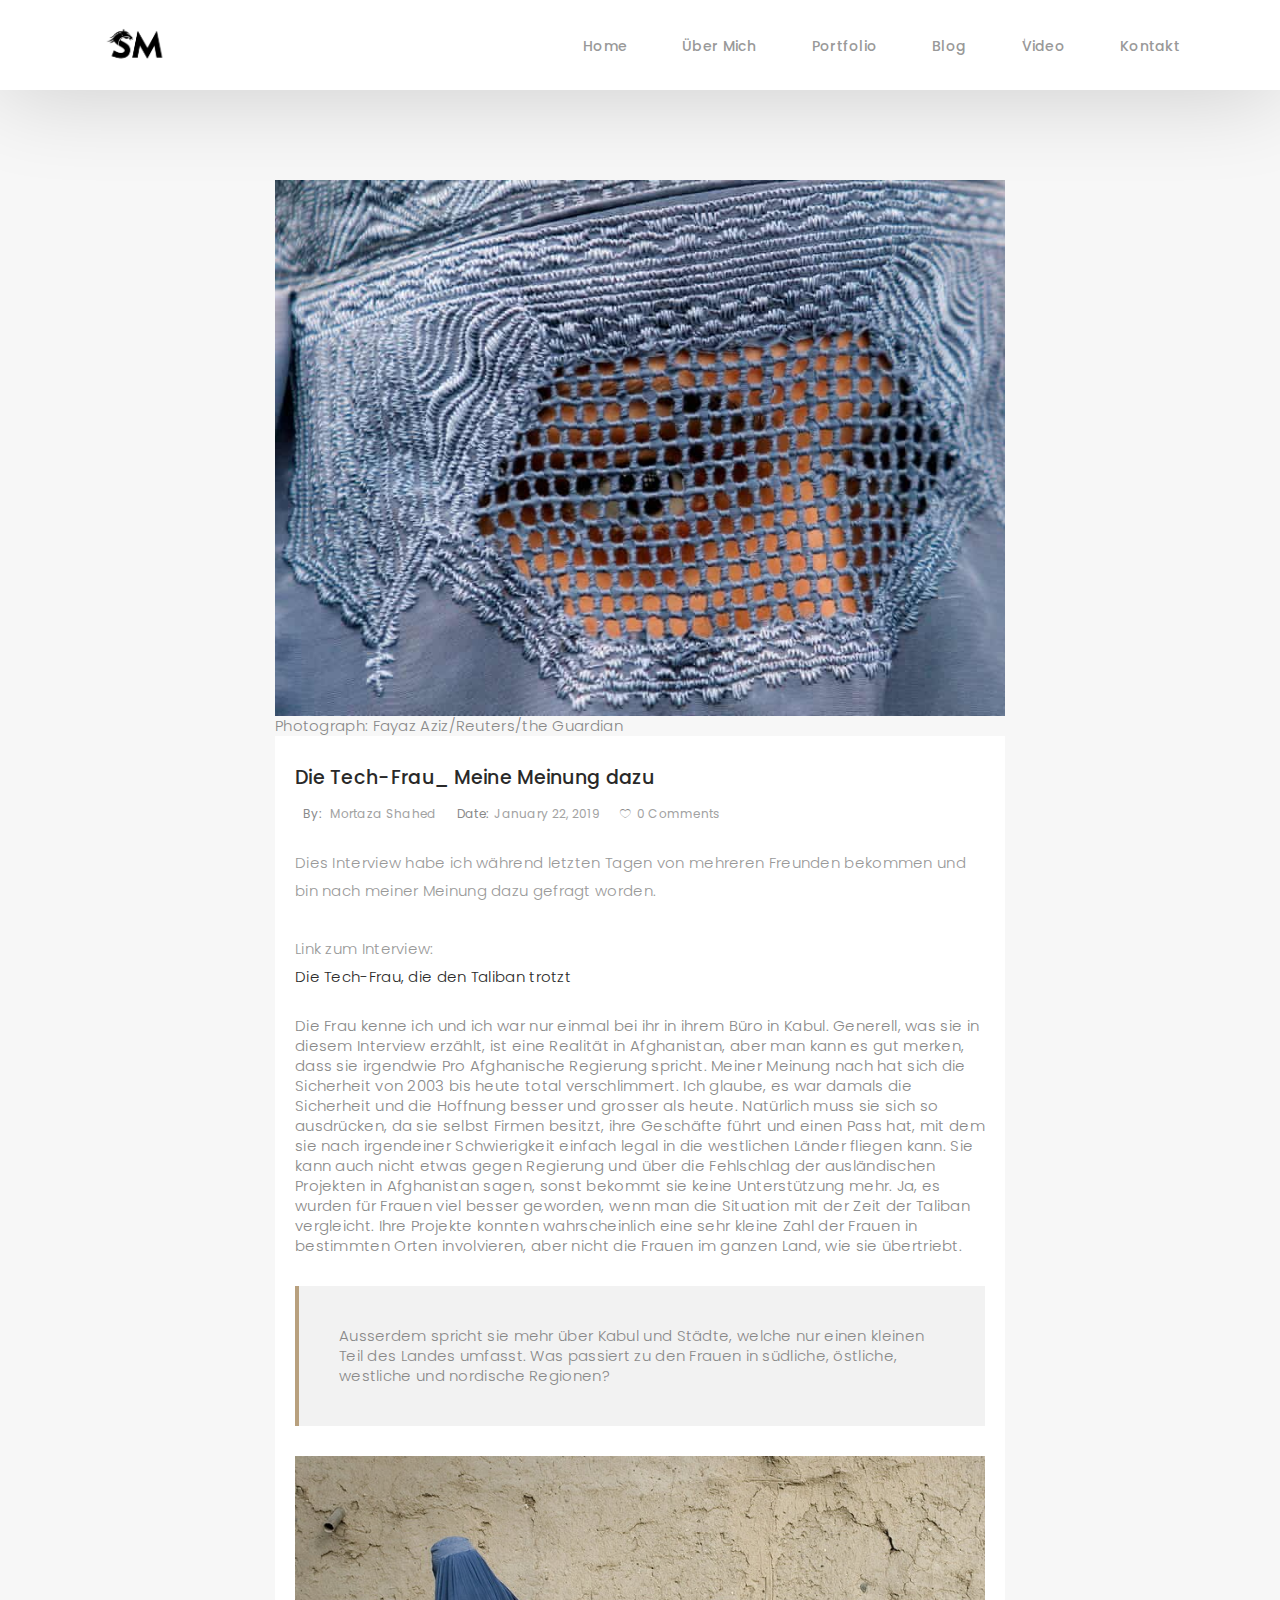
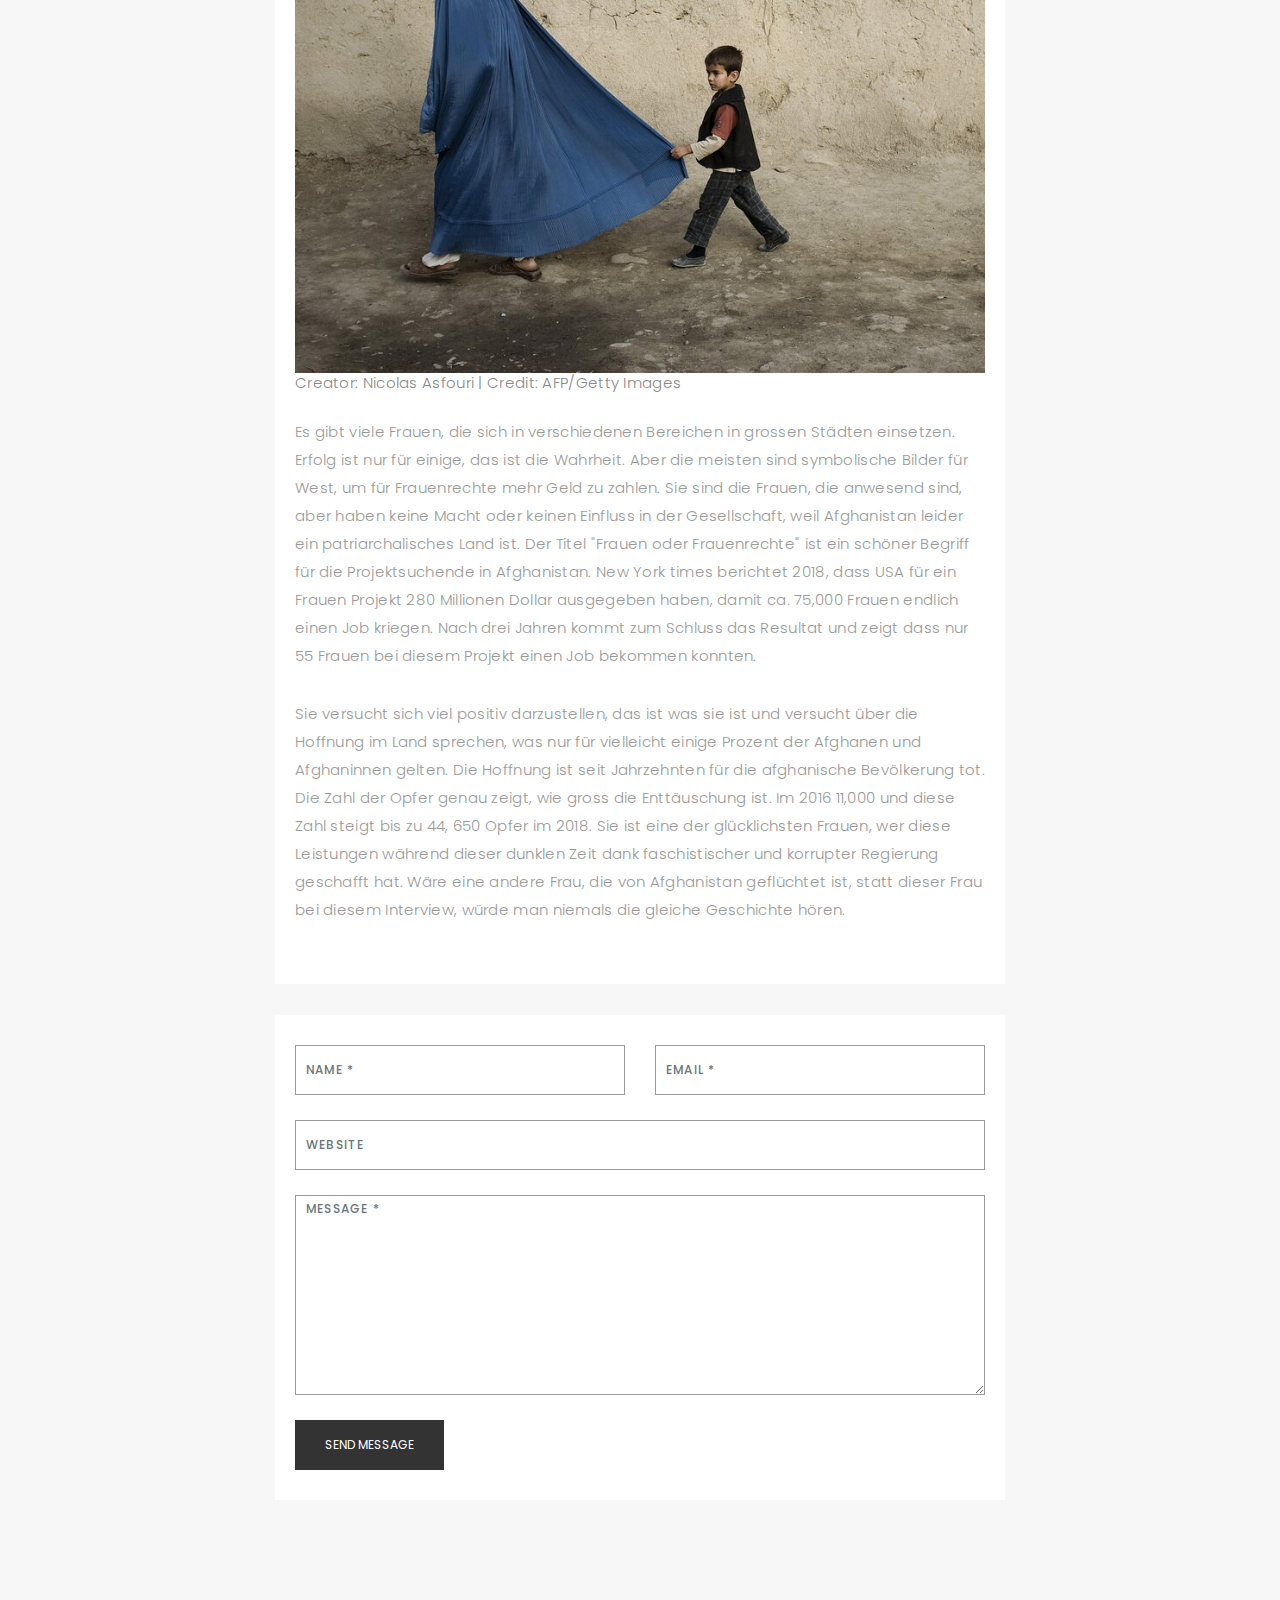
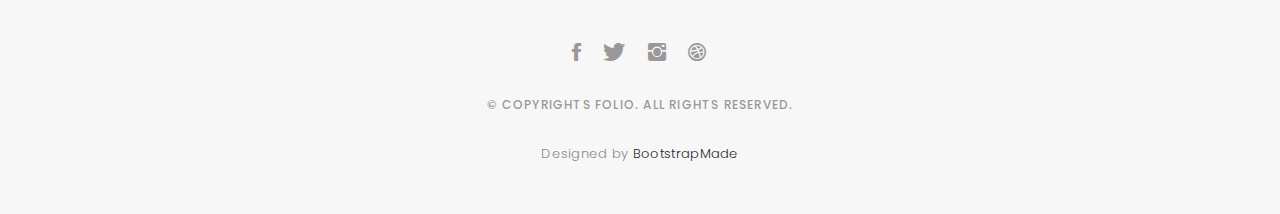
<file: srfnews.html>
<!DOCTYPE html>
<html lang="en">

<head>
  <!-- meta -->
  <meta charset="utf-8">
  <meta content="width=device-width, initial-scale=1.0" name="viewport">

  <title>Mortaza Shahed</title>
  <meta content="" name="keywords">
  <meta content="" name="description">

  <!-- Google Fonts -->
  <link href="https://fonts.googleapis.com/css?family=Poppins:300,300i,400,400i,500,500i,600,600i,700,700i|Playfair+Display:400,400i,700,700i,900,900i" rel="stylesheet">

  <!-- Bootstrap CSS File -->
  <link href="lib/bootstrap/css/bootstrap.min.css" rel="stylesheet">

  <!-- Libraries CSS Files -->
  <link href="lib/ionicons/css/ionicons.min.css" rel="stylesheet">
  <link href="lib/owlcarousel/assets/owl.carousel.min.css" rel="stylesheet">
  <link href="lib/magnific-popup/magnific-popup.css" rel="stylesheet">
  <link href="lib/hover/hover.min.css" rel="stylesheet">

  <!-- Blog Stylesheet File -->
  <link href="css/blog.css" rel="stylesheet">

  <!-- Main Stylesheet File -->
  <link href="css/style.css" rel="stylesheet">

  <!-- Responsive css -->
  <link href="css/responsive.css" rel="stylesheet">

  <!-- Favicon -->
  <link rel="shortcut icon" href="images/favicon.png">

  <!-- =======================================================
    Theme Name: Folio
    Theme URL: https://bootstrapmade.com/folio-bootstrap-portfolio-template/
    Author: BootstrapMade.com
    Author URL: https://bootstrapmade.com
  ======================================================= -->
</head>

<body>

  <!-- start section navbar -->
  <nav id="main-nav-subpage" class="subpage-nav">
    <div class="row">
      <div class="container">

        <div class="logo">
          <a href="index.html"><img src="images/Logo/sm.png" alt="logo"></a>
        </div>

        <div class="responsive"><i data-icon="m" class="ion-navicon-round"></i></div>

        <ul class="nav-menu list-unstyled">
          <li><a href="index.html" class="smoothScroll">Home</a></li>
          <li><a href="index.html #about" class="smoothScroll">Über mich</a></li>
          <li><a href="index.html #portfolio" class="smoothScroll">Portfolio</a></li>
          <li><a href="index.html #journal" class="smoothScroll">Blog</a></li>
          <li><a href="index.html #video" class="smoothScroll">ٰVideo</a></li>
          <li><a href="index.html #contact" class="smoothScroll">Kontakt</a></li>
        </ul>
      </div>
    </div>
  </nav>
  <!-- End section navbar -->
  <!-- start section main content -->
  <div class="main-content paddsection">
    <div class="container">
      <div class="row justify-content-center">
        <div class="col-md-8 col-md-offset-2">
          <div class="row">
            <div class="container-main single-main">
              <div class="col-md-12">
                <div class="block-main mb-30">
                  <img src="images/afghanwoman1.jpg" class="img-responsive" alt="reviews2">
                  <figcaption>Photograph: Fayaz Aziz/Reuters/the Guardian</figcaption>
                  <div class="content-main single-post padDiv">
                    <div class="journal-txt">
                      <h4><a href="#">Die Tech-Frau_ Meine Meinung dazu</a></h4>
                    </div>
                    <div class="post-meta">
                      <ul class="list-unstyled mb-0">
                        <li class="author">by: <a href="#">Mortaza Shahed</a></li>
                        <li class="date">date:<a href="#">January 22, 2019</a></li>
                        <li class="commont"><i class="ion-ios-heart-outline"></i><a href="#">0 Comments</a></li>
                      </ul>
                    </div>
                    <p class="mb-30">Dies Interview habe ich während letzten Tagen von mehreren Freunden bekommen und bin nach meiner Meinung dazu gefragt worden.<br>
                        <p>Link zum Interview:<a href="https://www.srf.ch/play/tv/_/video/_?id=ed8d1537-853b-4ad4-884d-33f19ab23871&urn=urn:srf:video:ed8d1537-853b-4ad4-884d-33f19ab23871&aspectRatio=16_9" target="_blank"> <br>Die Tech-Frau, die den Taliban trotzt</a></p>
                        Die Frau kenne ich und ich war nur einmal bei ihr in ihrem Büro in Kabul. Generell, was sie in diesem Interview erzählt, ist eine Realität in Afghanistan, aber man kann es gut merken, dass sie irgendwie Pro Afghanische Regierung spricht. Meiner Meinung nach hat sich die Sicherheit von 2003 bis heute total verschlimmert. Ich glaube, es war damals die Sicherheit und die Hoffnung besser und grosser als heute. Natürlich muss sie sich so ausdrücken, da sie selbst Firmen besitzt, ihre Geschäfte führt und einen Pass hat, mit dem sie nach irgendeiner Schwierigkeit einfach legal in die westlichen Länder fliegen kann. Sie kann auch nicht etwas gegen Regierung und über die Fehlschlag der ausländischen Projekten in Afghanistan sagen, sonst bekommt sie keine Unterstützung mehr. Ja, es wurden für Frauen viel besser geworden, wenn man die Situation mit der Zeit der Taliban vergleicht. Ihre Projekte konnten wahrscheinlich eine sehr kleine Zahl der Frauen in bestimmten Orten involvieren, aber nicht die Frauen im ganzen Land, wie sie übertriebt.</p>
                    <blockquote>Ausserdem spricht sie mehr über Kabul und Städte, welche nur einen kleinen Teil des Landes umfasst. Was passiert zu den Frauen in südliche, östliche, westliche und nordische Regionen?</blockquote>
                    <img src="images/afghanwoman2.jpg" class="img-responsive" alt="reviews2">
                    <figcaption>Creator: Nicolas Asfouri | Credit: AFP/Getty Images</figcaption>
                    <p class="mb-30">Es gibt viele Frauen, die sich in verschiedenen Bereichen in grossen Städten einsetzen. Erfolg ist nur für einige, das ist die Wahrheit. Aber die meisten sind symbolische Bilder für West, um für Frauenrechte mehr Geld zu zahlen. Sie sind die Frauen, die anwesend sind, aber haben keine Macht oder keinen Einfluss in der Gesellschaft, weil Afghanistan leider ein patriarchalisches Land ist. Der Titel "Frauen oder Frauenrechte" ist ein schöner Begriff für die Projektsuchende in Afghanistan.
                        New York times berichtet 2018, dass USA für ein Frauen Projekt 280 Millionen Dollar ausgegeben haben, damit ca. 75,000 Frauen endlich einen Job kriegen. Nach drei Jahren kommt zum Schluss das Resultat und zeigt dass nur 55 Frauen bei diesem Projekt einen Job bekommen konnten.  </p>
                        <p class="mb-30">Sie versucht sich viel positiv darzustellen, das ist was sie ist und versucht über die Hoffnung im Land sprechen, was nur für vielleicht einige Prozent der Afghanen und Afghaninnen gelten. Die Hoffnung ist seit Jahrzehnten für die afghanische Bevölkerung tot. Die Zahl der Opfer genau zeigt, wie gross die Enttäuschung ist. Im 2016 11,000 und diese Zahl steigt bis zu 44, 650 Opfer im 2018.
                            Sie ist eine der glücklichsten Frauen, wer diese Leistungen während dieser dunklen Zeit dank faschistischer und korrupter Regierung geschafft hat.
                            Wäre eine andere Frau, die von Afghanistan geflüchtet ist, statt dieser Frau bei diesem Interview, würde man niemals die gleiche Geschichte hören.</p>
                    </div>
                </div>
              </div>
              <div class="col-md-12">
                </div>
              </div>
              <div class="col-lg-12">
                <div class="cmt padDiv">
                  <form id="comment-form" method="post" action="" role="form">
                    <div class="row">
                        <div class="col-lg-6">
                          <div class="form-group">
                            <input id="form_name" type="text" name="name" class="form-control" placeholder="Name *" required="required">
                          </div>
                        </div>
                        <div class="col-lg-6">
                          <div class="form-group">
                            <input id="form_email" type="email" name="email" class="form-control" placeholder="email *" required="required">
                          </div>
                        </div>
                        <div class="col-md-12">
                          <div class="form-group">
                            <input id="form_name" type="text" name="website" class="form-control" placeholder="Website">
                          </div>
                        </div>
                        <div class="col-lg-12">
                          <div class="form-group">
                            <textarea id="form_message" name="message" class="form-control" placeholder="Message *" style="height: 200px;" required="required"></textarea>
                          </div>
                        </div>
                        <div class="col-lg-12">
                          <input type="submit" class="btn btn-defeault btn-send" value="Send message">
                        </div>
                    </div>
                  </form>
                </div>
              </div>
            </div>
          </div>
        </div>
      </div>
    </div>
  </div>
  <!--  </div> -->
  <!-- start section main content -->

  <!-- start section footer -->
  <div id="footer" class="text-center">
    <div class="container">
      <div class="socials-media text-center">

        <ul class="list-unstyled">
          <li><a href="https://www.facebook.com/mortaza.shahed" target="_blank"><i class="ion-social-facebook"></i></a></li>
          <li><a href="https://twitter.com/shahed1018" target="_blank"><i class="ion-social-twitter"></i></a></li>
          <li><a href="https://www.instagram.com/mortaza.shahed/" target="_blank" ><i class="ion-social-instagram"></i></a></li>
          <li><a href="#"><i class="ion-social-dribbble"></i></a></li>
        </ul>

      </div>

      <p>&copy; Copyrights Folio. All rights reserved.</p>

      <div class="credits">
        <!--
          All the links in the footer should remain intact.
          You can delete the links only if you purchased the pro version.
          Licensing information: https://bootstrapmade.com/license/
          Purchase the pro version with working PHP/AJAX contact form: https://bootstrapmade.com/buy/?theme=Folio
        -->
        Designed by <a href="https://bootstrapmade.com/">BootstrapMade</a>
      </div>

    </div>
  </div>
  <!-- End section footer -->

  <!-- JavaScript Libraries -->
  <script src="lib/jquery/jquery.min.js"></script>
  <script src="lib/jquery/jquery-migrate.min.js"></script>
  <script src="lib/bootstrap/js/bootstrap.bundle.min.js"></script>
  <script src="lib/typed/typed.js"></script>
  <script src="lib/owlcarousel/owl.carousel.min.js"></script>
  <script src="lib/magnific-popup/magnific-popup.min.js"></script>
  <script src="lib/isotope/isotope.pkgd.min.js"></script>

  <!-- Contact Form JavaScript File -->
  <script src="contactform/contactform.js"></script>

  <!-- Template Main Javascript File -->
  <script src="js/main.js"></script>

</body>

</html>
</file>
<file: css/responsive.css>
/** Width between 1200x to 0
 *  ~~~~~~~~~~~~~~~~~~~~~~~~~~~~~~~~~~~~
 */

@media (min-width: 1200px) {

}

/** Width between 992px to 1199px
 *  ~~~~~~~~~~~~~~~~~~~~~~~~~~~~~~~~~~~~
 */

@media (min-width: 992px) and (max-width: 1199px) {
  
}

/** Width between 768px to 991px
 *  ~~~~~~~~~~~~~~~~~~~~~~~~~~~~~~~~~~~~
 */

@media (min-width: 768px) and (max-width: 991px) {
  /* Navbar */
  nav {
    padding: 10px 15px;
  }
  .nav-menu {
    margin-top: 40px;
    display: none;
    float: none;
    width: 100%;
  }
  .nav-menu li {
    float: none;
    width: 100%;
    text-align: center;
    border-top: 1px solid #f7f7f7;
    line-height: 45px;
    margin-left: 0;
    padding-top: 10px;
    padding-bottom: 10px;
  }
  .responsive {
    float: right;
    padding-top: 15px;
    display: block;
  }
  /* About */
  .head-info .header-content .cmaster h1 {
    font-size: 32px;
  }
  #about .div-img-bg {
    padding: 0;
  }
  #about .div-img-bg .about-img img {
    margin-top: 0%;
    margin-left: calc(0% - 0px);
  }
  #about .about-descr .p-heading {
    font-size: 20px;
  }
  #about .about-descr .separator {
    max-width: 100%;
    margin-bottom: 0;
  }
  /* portfolio */
  #portfolio .portfolio-list .nav li {
    float: none;
    margin: 20px;
    display: inline-block;
  }
  /* journal */
  #journal .journal-block .journal-info {
    margin-bottom: 30px;
  }
  /* Contact */
  .contact-contact {
    margin-bottom: 30px;
  }
  /* Footer */
  #footer .socials-media ul li {
    margin-right: 0;
    margin-left: 0;
    float: none;
    display: inline-block;
  }
}

/** Width between 767px to 0
 *  ~~~~~~~~~~~~~~~~~~~~~~~~~~~~~~~~~~~~
 */

@media (max-width: 767px) {
  /* Navbar */
  nav {
    padding: 20px 15px;
  }
  .nav-menu {
    margin-top: 40px;
    display: none;
    float: none;
    width: 100%;
  }
  .nav-menu li {
    float: none;
    width: 100%;
    text-align: center;
    border-top: 1px solid #f7f7f7;
    line-height: 45px;
    margin-left: 0;
    padding-top: 10px;
    padding-bottom: 10px;
  }
  .responsive {
    float: right;
    padding-top: 15px;
    display: block;
  }
  /* About */
  .head-info .header-content h1 {
    font-size: 32px;
  }
  #about .div-img-bg {
    padding: 0;
  }
  #about .div-img-bg .about-img img {
    margin-top: 0%;
    margin-left: calc(0% - 0px);
  }
  #about .about-descr .p-heading {
    font-size: 20px;
  }
  #about .about-descr .separator {
    max-width: 100%;
    margin-bottom: 0;
  }
  /* portfolio */
  #portfolio .portfolio-list .nav li {
    float: none;
    margin: 20px;
    display: inline-block;
  }
  /* journal */
  #journal .journal-block .journal-info {
    margin-bottom: 30px;
  }
  /* Contact */
  .contact-contact {
    margin-bottom: 30px;
  }
  /* Footer */
  #footer .socials-media ul li {
    margin-right: 0;
    margin-left: 0;
    float: none;
    display: inline-block;
  }
}

/** Width between 600px to 0
 *  ~~~~~~~~~~~~~~~~~~~~~~~~~~~~~~~~~~~~
 */

@media (max-width: 600px) {
  /* Navbar */
  nav {
    padding: 20px 15px;
  }
  .nav-menu {
    margin-top: 40px;
    display: none;
    float: none;
    width: 100%;
  }
  .nav-menu li {
    float: none;
    width: 100%;
    text-align: center;
    border-top: 1px solid #f7f7f7;
    line-height: 45px;
    margin-left: 0;
    padding-top: 10px;
    padding-bottom: 10px;
  }
  .responsive {
    float: right;
    padding-top: 15px;
    display: block;
  }
  /* About */
  .head-info .header-content h1 {
    font-size: 32px;
  }
  #about .div-img-bg {
    padding: 0;
  }
  #about .div-img-bg .about-img img {
    margin-top: 0%;
    margin-left: calc(0% - 0px);
  }
  #about .about-descr .p-heading {
    font-size: 20px;
  }
  #about .about-descr .separator {
    max-width: 100%;
    margin-bottom: 0;
  }
  /* portfolio */
  #portfolio .portfolio-list .nav li {
    float: none;
    margin: 10px;
    display: inline-block;
  }
  /* journal */
  #journal .journal-block .journal-info {
    margin-bottom: 30px;
  }
  /* Contact */
  .contact-contact {
    margin-bottom: 30px;
  }
  /* Footer */
  #footer .socials-media ul li {
    margin-right: 0;
    margin-left: 0;
    float: none;
    display: inline-block;
  }
}

/** Width between 480px to 0
 *  ~~~~~~~~~~~~~~~~~~~~~~~~~~~~~~~~~~~~
 */

@media (max-width: 480px) {
  /* Navbar */
  nav {
    padding: 20px 15px;
  }
  .nav-menu {
    margin-top: 40px;
    display: none;
    float: none;
    width: 100%;
  }
  .nav-menu li {
    float: none;
    width: 100%;
    text-align: center;
    border-top: 1px solid #f7f7f7;
    line-height: 45px;
    margin-left: 0;
    padding-top: 10px;
    padding-bottom: 10px;
  }
  .responsive {
    float: right;
    padding-top: 15px;
    display: block;
  }
  /* About */
  .head-info .header-content h1 {
    font-size: 32px;
  }
  #about .div-img-bg {
    padding: 0;
  }
  #about .div-img-bg .about-img img {
    margin-top: 0%;
    margin-left: calc(0% - 0px);
  }
  #about .about-descr .p-heading {
    font-size: 20px;
  }
  #about .about-descr .separator {
    max-width: 100%;
    margin-bottom: 0;
  }
  /* portfolio */
  #portfolio .portfolio-list .nav li {
    float: none;
    margin: 20px;
  }
  /* journal */
  #journal .journal-block .journal-info {
    margin-bottom: 30px;
  }
  /* Contact */
  .contact-contact {
    margin-bottom: 30px;
  }
  /* Footer */
  #footer .socials-media ul li {
    margin-right: 0;
    margin-left: 0;
    float: none;
    display: inline-block;
  }
}

/** Width between 320px to 0
 *  ~~~~~~~~~~~~~~~~~~~~~~~~~~~~~~~~~~~~
 */

@media (max-width: 320px) {
  /* Navbar */
  nav {
    padding: 20px 15px;
  }
  .nav-menu {
    margin-top: 40px;
    display: none;
    float: none;
    width: 100%;
  }
  .nav-menu li {
    float: none;
    width: 100%;
    text-align: center;
    border-top: 1px solid #f7f7f7;
    line-height: 45px;
    margin-left: 0;
    padding-top: 10px;
    padding-bottom: 10px;
  }
  .responsive {
    float: right;
    padding-top: 15px;
    display: block;
  }
  /* About */
  .head-info .header-content h1 {
    font-size: 32px;
  }
  #about .div-img-bg {
    padding: 0;
  }
  #about .div-img-bg .about-img img {
    margin-top: 0%;
    margin-left: calc(0% - 0px);
  }
  #about .about-descr .p-heading {
    font-size: 20px;
  }
  #about .about-descr .separator {
    max-width: 100%;
    margin-bottom: 0;
  }
  /* portfolio */
  #portfolio .portfolio-list .nav li {
    float: none;
    margin: 20px;
  }
  /* journal */
  #journal .journal-block .journal-info {
    margin-bottom: 30px;
  }
  /* Contact */
  .contact-contact {
    margin-bottom: 30px;
  }
  /* Footer */
  #footer .socials-media ul li {
    margin-right: 0;
    margin-left: 0;
    float: none;
    display: inline-block;
  }
  /* Single page */
  .entry-comments-body span {
    display: inline-block;
    margin-right: 0;
  }
}
</file>
<file: css/blog.css>
/*-----------------------------------------------------------------------------------*/

/*  -  Navbar fixd page
/*-----------------------------------------------------------------------------------*/

.subpage-nav {
  display: block !important;
  position: relative;
}

/*-----------------------------------------------------------------------------------*/

/*  /* Single page */

/*-----------------------------------------------------------------------------------*/

/* main content */

.main-content {
  background: #f7f7f7;
}

.main-content .container-main {
  display: inline-block;
  width: 100%;
}

.main-content .container-main .block-main {
  margin-bottom: 30px;
  overflow: hidden;
}

img {
  width: 100%;
  height: 100%;
}

.container-main .block-main .content-main {
  background: #fff none repeat scroll 0 0;
  display: inline-block;
  width: 100%;
}

.journal-txt h4 a {
  display: block;
  font-size: 19px;
  line-height: 24px;
  margin: 0 0 13px 0;
  font-weight: 500;
  color: #292929;
  -moz-transition: all 0.5s ease-in-out 0s;
  -ms-transition: all 0.5s ease-in-out 0s;
  -o-transition: all 0.5s ease-in-out 0s;
  -webkit-transition: all 0.5s ease-in-out 0s;
  transition: all 0.5s ease-in-out 0s;
}

.journal-txt h4 a:hover {
  color: #b8a07e;
  -moz-transition: all 0.5s ease-in-out 0s;
  -ms-transition: all 0.5s ease-in-out 0s;
  -o-transition: all 0.5s ease-in-out 0s;
  -webkit-transition: all 0.5s ease-in-out 0s;
  transition: all 0.5s ease-in-out 0s;
}

.post-meta ul li {
  font-size: 12px;
  font-weight: normal;
  margin-left: 8px;
  margin-right: 8px;
  text-transform: capitalize;
  display: inline-block;
  float: none;
}

.content-main .post-meta a {
  color: #a2a2a2;
  margin-left: 5px;
}

/* Commonts */

.comments {
  background: #fff;
}

.entry-comments h6 {
  margin-right: 10px;
  font-size: 13px;
  letter-spacing: 0.1em;
  font-weight: 500;
}

.entry-comments-item {
  margin-top: 40px;
  padding-bottom: 40px;
  border-bottom: 1px solid #f2f2f2;
}

.entry-comments-avatar {
  position: absolute;
  display: block;
  border-radius: 50%;
  width: 60px;
  height: 60px;
}

.entry-comments-body {
  padding-left: 86px;
}

.entry-comments-author {
  margin-right: 10px;
  font-size: 13px;
  color: #292929;
  letter-spacing: 0.1em;
  font-weight: 500;
}

.rep {
  font-size: 13px;
  color: #292929;
  letter-spacing: 0.1em;
  font-weight: 500;
  text-transform: capitalize;
}

.entry-comments span a {
  font-size: 13px;
  color: #999;
}

.entry-comments-reply {
  padding-left: 10%;
}

/* Commonts form */

.cmt {
  background: #fff;
}

blockquote {
  padding: 40px;
  background-color: #f2f2f2;
  margin: 30px 0;
  border: none;
  border-left: 4px solid #b8a07e;
}
</file>
<file: css/style.css>
/*
  Theme Name: Folio
  Theme URL: https://bootstrapmade.com/folio-bootstrap-portfolio-template/
  Author: BootstrapMade.com
  Author URL: https://bootstrapmade.com
*/

/*  General Styling
/*-----------------------------------------------------------------------------------*/

body {
  background: #ffffff;
  color: #898989;
  font-family: 'Poppins', helvetica;
  font-size: 15px;
  font-weight: 300;
  line-height: 20px;
  letter-spacing: 0.02em;
  overflow-x: hidden;
  margin: 0 auto;
  padding: 0;
  -moz-box-sizing: border-box;
  -ms-box-sizing: border-box;
  -o-box-sizing: border-box;
  -webkit-box-sizing: border-box;
  box-sizing: border-box;
}

h1, h2, h3, h4, h5, h6 {
  margin: 0;
}

h2 {
  color: #292929;
  font-weight: 600;
}

h4 {
  color: #292929;
  font-size: 14px;
  font-weight: 600;
}

a {
  color: #292929;
  text-decoration: none !important;
  -moz-transition: all 0.5s ease-in-out 0s;
  -ms-transition: all 0.5s ease-in-out 0s;
  -o-transition: all 0.5s ease-in-out 0s;
  -webkit-transition: all 0.5s ease-in-out 0s;
  transition: all 0.5s ease-in-out 0s;
}

a:hover {
  -moz-transition: all 0.5s ease-in-out 0s;
  -ms-transition: all 0.5s ease-in-out 0s;
  -o-transition: all 0.5s ease-in-out 0s;
  -webkit-transition: all 0.5s ease-in-out 0s;
  transition: all 0.5s ease-in-out 0s;
}

a:hover, a:focus {
  color: #b8a07e;
  text-decoration: underline;
}

nav ul li a {
  padding: 2px 0 0 0;
  position: relative;
  display: block;
  font-size: 12px;
  color: #999999;
  letter-spacing: 0.1em;
  font-weight: 500;
  line-height: 14px;
  text-transform: uppercase;
  -moz-transition: all 0.5s ease-in-out 0s;
  -ms-transition: all 0.5s ease-in-out 0s;
  -o-transition: all 0.5s ease-in-out 0s;
  -webkit-transition: all 0.5s ease-in-out 0s;
  transition: all 0.5s ease-in-out 0s;
}

p {
  margin: 25px 0;
  padding: 0;
  font-size: 15px;
  color: #999999;
  line-height: 28px;
}

::-moz-selection {
  background: #b8a07e;
  color: #fff;
}

::selection {
  background: #b8a07e;
  color: #fff;
}

.btn {
  background: #333;
  border: medium none;
  border-radius: 0;
  color: #fff;
  font-size: 12px;
  height: 50px;
  line-height: 50px;
  padding: 0 30px;
  text-transform: uppercase;
}

.btn:hover, .btn:focus {
  color: #fff;
}

.padDiv {
  padding: 30px 20px;
}

.section-title {
  margin-bottom: 70px;
}

.section-title h2 {
  font-size: 25px;
  letter-spacing: 2px;
  text-transform: uppercase;
}

.form-control {
  background-color: transparent;
  border: 1px solid #999;
  border-radius: 0;
  color: #999999;
  font-size: 12px;
  font-weight: 500;
  height: 50px;
  letter-spacing: 0.1em;
  padding-left: 10px;
  margin: 0 0 25px 0;
  line-height: 14px;
  text-transform: uppercase;
}

.form-control:focus {
  box-shadow: none;
  outline: 0 none;
}

.paddsection {
  padding-top: 90px;
  padding-bottom: 90px;
}

.paddsections {
  padding-top: 90px;
  padding-bottom: 90px !important;
}

.hvr-shutter-in-horizontal::before {
  background: #333;
}

.hvr-shutter-in-horizontal:hover {
  background: #b8a07e;
}

.mb-30 {
  margin-bottom: 30px;
}

/*-----------------------------------------------------------------------------------*/
/*  Navbar Top
/*-----------------------------------------------------------------------------------*/

nav {
  position: fixed;
  background: #fff;
  z-index: 1000;
  width: 100%;
  padding: 20px;
  display: none;
  -webkit-box-shadow: 0px 2px 92px 0px rgba(0, 0, 0, 0.18);
  -moz-box-shadow: 0px 2px 92px 0px rgba(0, 0, 0, 0.18);
  box-shadow: 0px 2px 92px 0px rgba(0, 0, 0, 0.18);
}

.nav-menu {
  float: right;
  line-height: 32px;
  margin-bottom: 0;
  padding-top: 16px;
}

nav ul li {
  float: left;
  margin-right: 15px;
  font-family: 'Poppins', sans-serif;
  font-size: 14px;
  margin-left: 40px;
}

nav ul li a {
  padding: 2px 0 0 0;
  position: relative;
  display: block;
  font-size: 14px;
  color: #999999;
  font-family: 'Poppins', helvetica;
  font-weight: 500;
  line-height: 16px;
  text-transform: uppercase;
  letter-spacing: 0.02em;
  text-transform: capitalize;
}

.logo {
  float: left;
}

.logo img {
  width: 100px;
  height: 50px;
}

.responsive {
  display: none;
  font-size: 23px;
}

.active {
  color: #afafaf;
}

/*----------------------------------------------------------------------------------*/
/*  Header
/*-----------------------------------------------------------------------------------*/

#header {
  background: url("../images/Mori10.jpg") repeat scroll center center / cover;
  height: 110vh;
  width: 100%;
  background-position: left;
}


#header .header-content {
  height: 100vh;
  text-align: left;
  width: 100%;
  display: flex;
  justify-content: center;
  flex-direction: column;
  align-items: flex-end;
}

.header-content h1 {
  font-size: 40px;
  font-weight: 700;
  margin-bottom: 10px;
  text-transform: uppercase;
  color: #fff;
}

.header-content p {
  font-size: 13px;
  letter-spacing: 5px;
  margin-top: 0;
  margin-bottom: 30px;
  text-transform: capitalize;
  color: #fff;
  font-weight: 500;
}

.header-content .list-social li {
  float: left;
  margin-right: 20px;
}

.header-content .list-social li i {
  color: #fff;
  font-size: 15px;
}

/*-----------------------------------------------------------------------------------*/
/*  Aout-us
/*-----------------------------------------------------------------------------------*/

#about {
  width: 100%;
  height: auto;
  background: #f7f7f7;
  padding-top: 190px;
}

#about .div-img-bg {
  padding-bottom: 30px;
  border: 20px solid #b8a07e;
}

#about .div-img-bg .about-img img {
  width: 100%;
  box-shadow: 0px 0px 85px 0px rgba(0, 0, 0, 0.14);
  margin-top: -60px;
  margin-left: 40px;
  height: 400px;
  object-fit: cover;
}

#about .about-descr .p-heading {
  font-family: 'Playfair Display', serif;
  font-size: 28px;
  text-align: left;
}

#about .about-descr .separator {
  max-width: 80%;
  margin-bottom: 0;
  text-align: left;
}

/*-----------------------------------------------------------------------------------*/
/*   Services
/*-----------------------------------------------------------------------------------*/

#services {
  background: #f7f7f7;
  position: relative;
  padding-bottom: 80px;
}

.owl-item {
  float: left;
}
.services-block span {
  margin: 10px 0;
  position: relative;
  font-size: 13px;
  color: #292929;
  letter-spacing: 0.1em;
  font-weight: 500;
  text-transform: uppercase;
  display: block;
}

.services-block .separator {
  margin: 0;
  font-size: 13px;
  line-height: 22px;
}

.services-block i {
  font-size: 44px;
  color: #b8a07e;
  line-height: 44px;
}


.services-carousel  .owl-stage-outer {
  overflow: hidden;
}

.services-carousel .owl-dots {
  margin-top: 5px;
  text-align: center;
}

.services-carousel .owl-dot {
  display: inline-block;
  margin: 0 5px;
  width: 12px !important;
  height: 12px !important;
  border-radius: 50%;
  border: 0;
  padding: 0 !important;
  background-color: #ddd;
  cursor: pointer;
}

.services-carousel .owl-dot.active {
  background-color: #b8a07e;
}

.owl-nav {
  display: none;
}


/*-----------------------------------------------------------------------------------*/
/*  Portfolio
/*-----------------------------------------------------------------------------------*/

#portfolio {
  position: relative;
  padding-bottom: 50px;
}

#portfolio .portfolio-list {
  margin-bottom: 50px;
}

#portfolio .portfolio-list .nav {
  display: inline-block;
  margin: 0;
}

#portfolio .portfolio-list .nav li {
  margin: 0 40px 0 0;
  float: left;
  font-size: 14px;
  color: #999999;
  line-height: 16px;
  cursor: pointer;
  font-family: 'Poppins', helvetica;
  font-weight: 500;
  letter-spacing: 0.02em;
  text-transform: capitalize;
  -moz-transition: all 0.5s ease-in-out 0s;
  -ms-transition: all 0.5s ease-in-out 0s;
  -o-transition: all 0.5s ease-in-out 0s;
  -webkit-transition: all 0.5s ease-in-out 0s;
  transition: all 0.5s ease-in-out 0s;
}

#portfolio .portfolio-list .nav li:hover, #portfolio .portfolio-list .nav li.filter-active  {
  color: #b8a07e;
  -moz-transition: all 0.5s ease-in-out 0s;
  -ms-transition: all 0.5s ease-in-out 0s;
  -o-transition: all 0.5s ease-in-out 0s;
  -webkit-transition: all 0.5s ease-in-out 0s;
  transition: all 0.5s ease-in-out 0s;
}

#portfolio .portfolio-container {
  display: inline-block;
  margin-bottom: 50px;
  width: 100%;
}

.portfolio-thumbnail {
  margin-bottom: 30px;
  overflow: hidden;
  min-height: 260px;
}

.portfolio-thumbnail img {
  max-width: 100%;
}
/*Video*//
#video {
  height: auto;
  width: 100%;
  background: #f7f7f7;
  position: relative;
  display: inline-block;
  align-items: center;
}
iframe {
  max-width: 100%;
  
}
/*-----------------------------------------------------------------------------------*/
/*  Journal
/*-----------------------------------------------------------------------------------*/

#journal,  #journal-blog {
  height: auto;
  width: 100%;
  background: #f7f7f7;
  padding-bottom: 60px;
  position: relative;
}

#journal-blog {
  background: #fff;
  padding-bottom: 30px;
}

#journal .journal-block {
  display: inline-block;
  height: auto;
  width: 100%;
}

#journal .journal-block .journal-info .video-info {
  position: relative;
}

.journal-block .journal-info img {
  max-width: 100%;
}

.journal-block .journal-info .journal-txt{
  padding: 25px 0px;
  position: relative;
}

.journal-block .journal-info .journal-txt .video-txt h4 a {
  display: block;
  font-size: 19px;
  line-height: 24px;
  margin: 0 0 13px 0;
  font-weight: 500;
  color: #292929;
  -moz-transition: all 0.5s ease-in-out 0s;
  -ms-transition: all 0.5s ease-in-out 0s;
  -o-transition: all 0.5s ease-in-out 0s;
  -webkit-transition: all 0.5s ease-in-out 0s;
  transition: all 0.5s ease-in-out 0s;
}

.journal-block .journal-info .journal-txt .video-txt h4 a:hover {
  color: #b8a07e;
  -moz-transition: all 0.5s ease-in-out 0s;
  -ms-transition: all 0.5s ease-in-out 0s;
  -o-transition: all 0.5s ease-in-out 0s;
  -webkit-transition: all 0.5s ease-in-out 0s;
  transition: all 0.5s ease-in-out 0s;
}

.journal-block .journal-info .journal-txt p .video-txt{
  margin: 0;
  font-size: 14px;
  line-height: 24px;
}

/*-----------------------------------------------------------------------------------*/
/*  Contact
/*-----------------------------------------------------------------------------------*/

#contact {
  height: auto;
  width: 100%;
}

.contact-details {
  list-style: none;
  margin: 0;
  padding: 0;
}

.contact-details li {
  padding-bottom: 10px;
}

#contact input, #contact textarea {
  width: 100%;
}


#contact  #sendmessage {
  color: #18d26e;
  border: 1px solid #18d26e;
  display: none;
  text-align: center;
  padding: 15px;
  font-weight: 600;
  margin: 15px;
}

#contact  #errormessage {
  color: red;
  display: none;
  border: 1px solid red;
  text-align: center;
  padding: 15px;
  font-weight: 600;
  margin: 15px;
}

#contact #sendmessage.show, #contact #errormessage.show, #contact .show {
  display: block;
}

#contact .validation {
  color: red;
  display: none;
  margin: 0 0 20px;
  font-weight: 400;
  font-size: 13px;
}

/*-----------------------------------------------------------------------------------*/
/*  Footer
/*-----------------------------------------------------------------------------------*/

#footer {
  background: #f7f7f7;
  padding-top: 50px;
  padding-bottom: 50px;
}

#footer .socials-media {
  width: 100%;
}

#footer .socials-media ul {
  display: inline-block;
  float: none;
  margin: 0 0 20px 0;
}

#footer .socials-media ul li {
  float: left;
  margin-left: 10px;
  margin-right: 10px;
}

#footer .socials-media ul li a {
  font-size: 24px;
  color: #999;
  letter-spacing: 0.1em;
  font-weight: 500;
  background: transparent;
  text-transform: uppercase;
  -moz-transition: all 0.5s ease-in-out 0s;
  -ms-transition: all 0.5s ease-in-out 0s;
  -o-transition: all 0.5s ease-in-out 0s;
  -webkit-transition: all 0.5s ease-in-out 0s;
  transition: all 0.5s ease-in-out 0s;
}

#footer .socials-media ul li a:hover {
  color: #b8a07e;
  -moz-transition: all 0.5s ease-in-out 0s;
  -ms-transition: all 0.5s ease-in-out 0s;
  -o-transition: all 0.5s ease-in-out 0s;
  -webkit-transition: all 0.5s ease-in-out 0s;
  transition: all 0.5s ease-in-out 0s;
}

#footer p {
  font-size: 12px;
  letter-spacing: 0.1em;
  font-weight: 500;
  margin-top: 0;
  text-transform: uppercase;
}

.credits {
  font-size: 13px;
}
</file>
